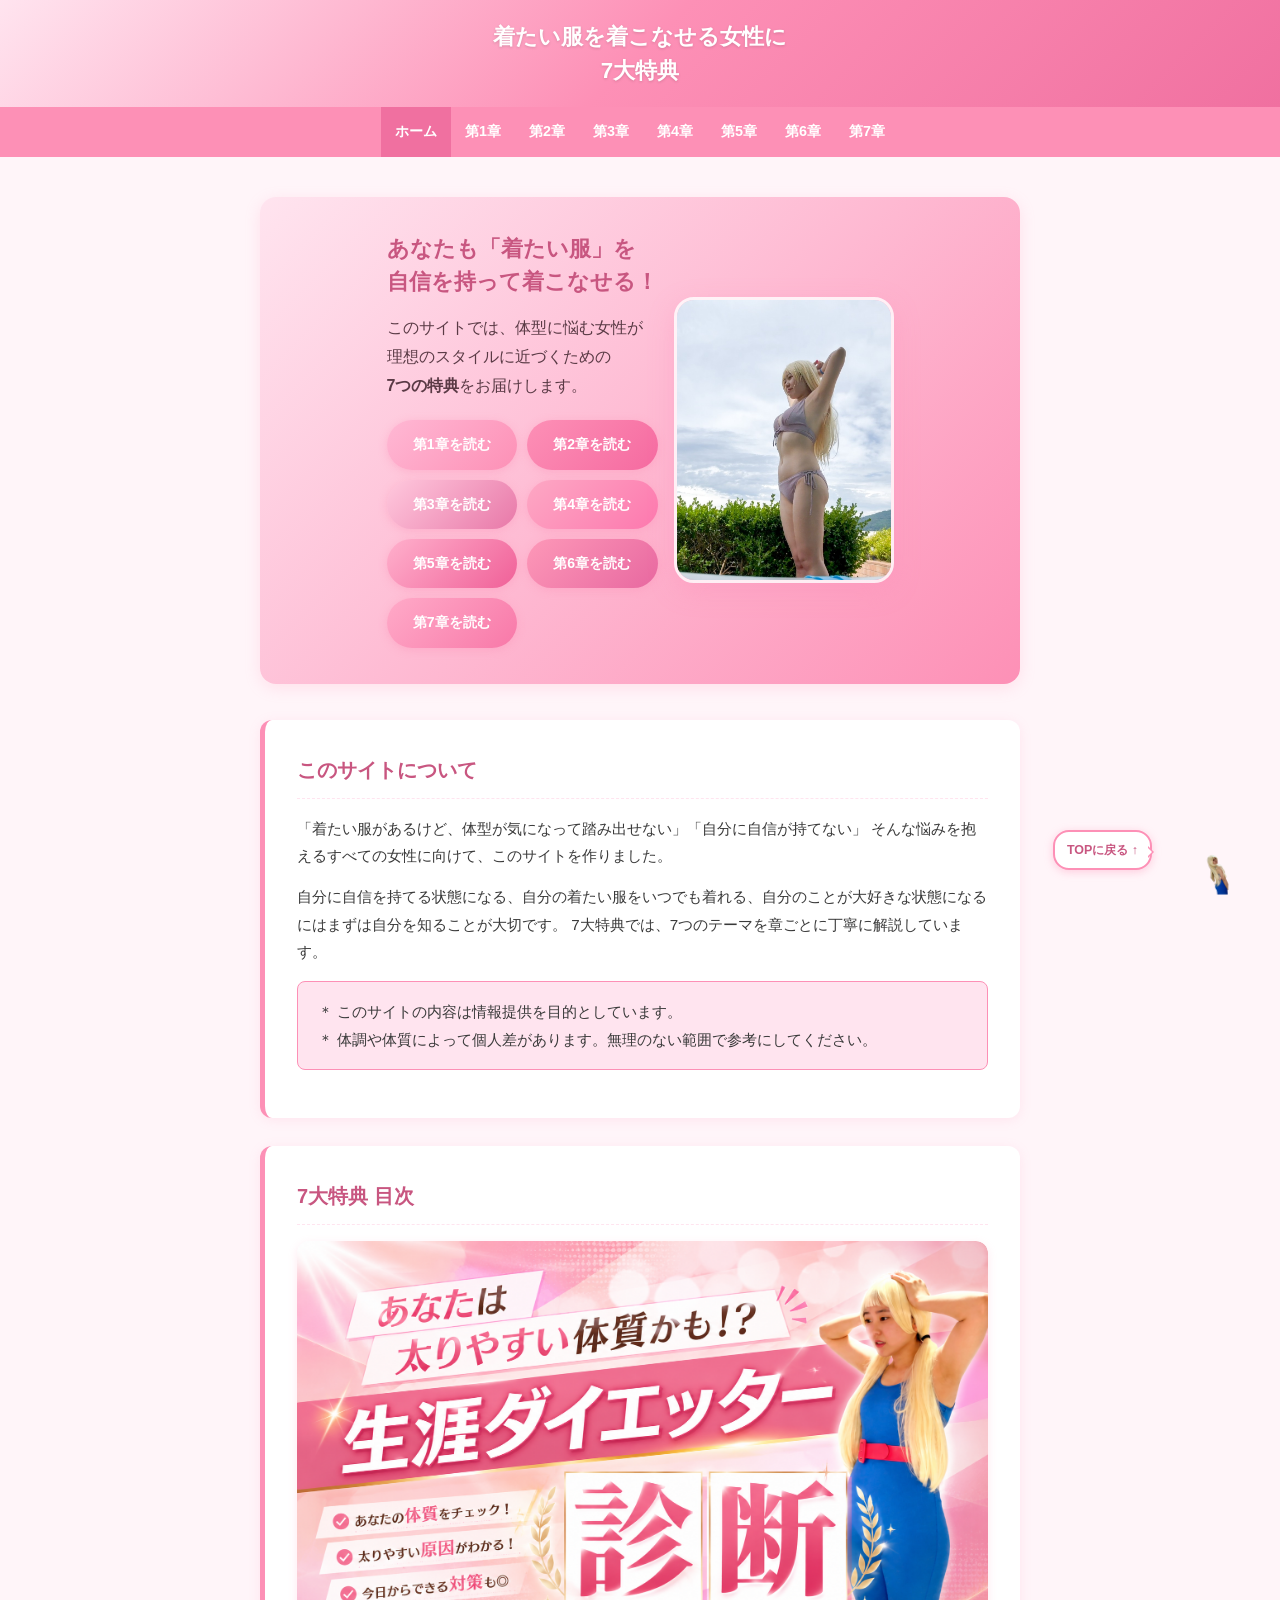
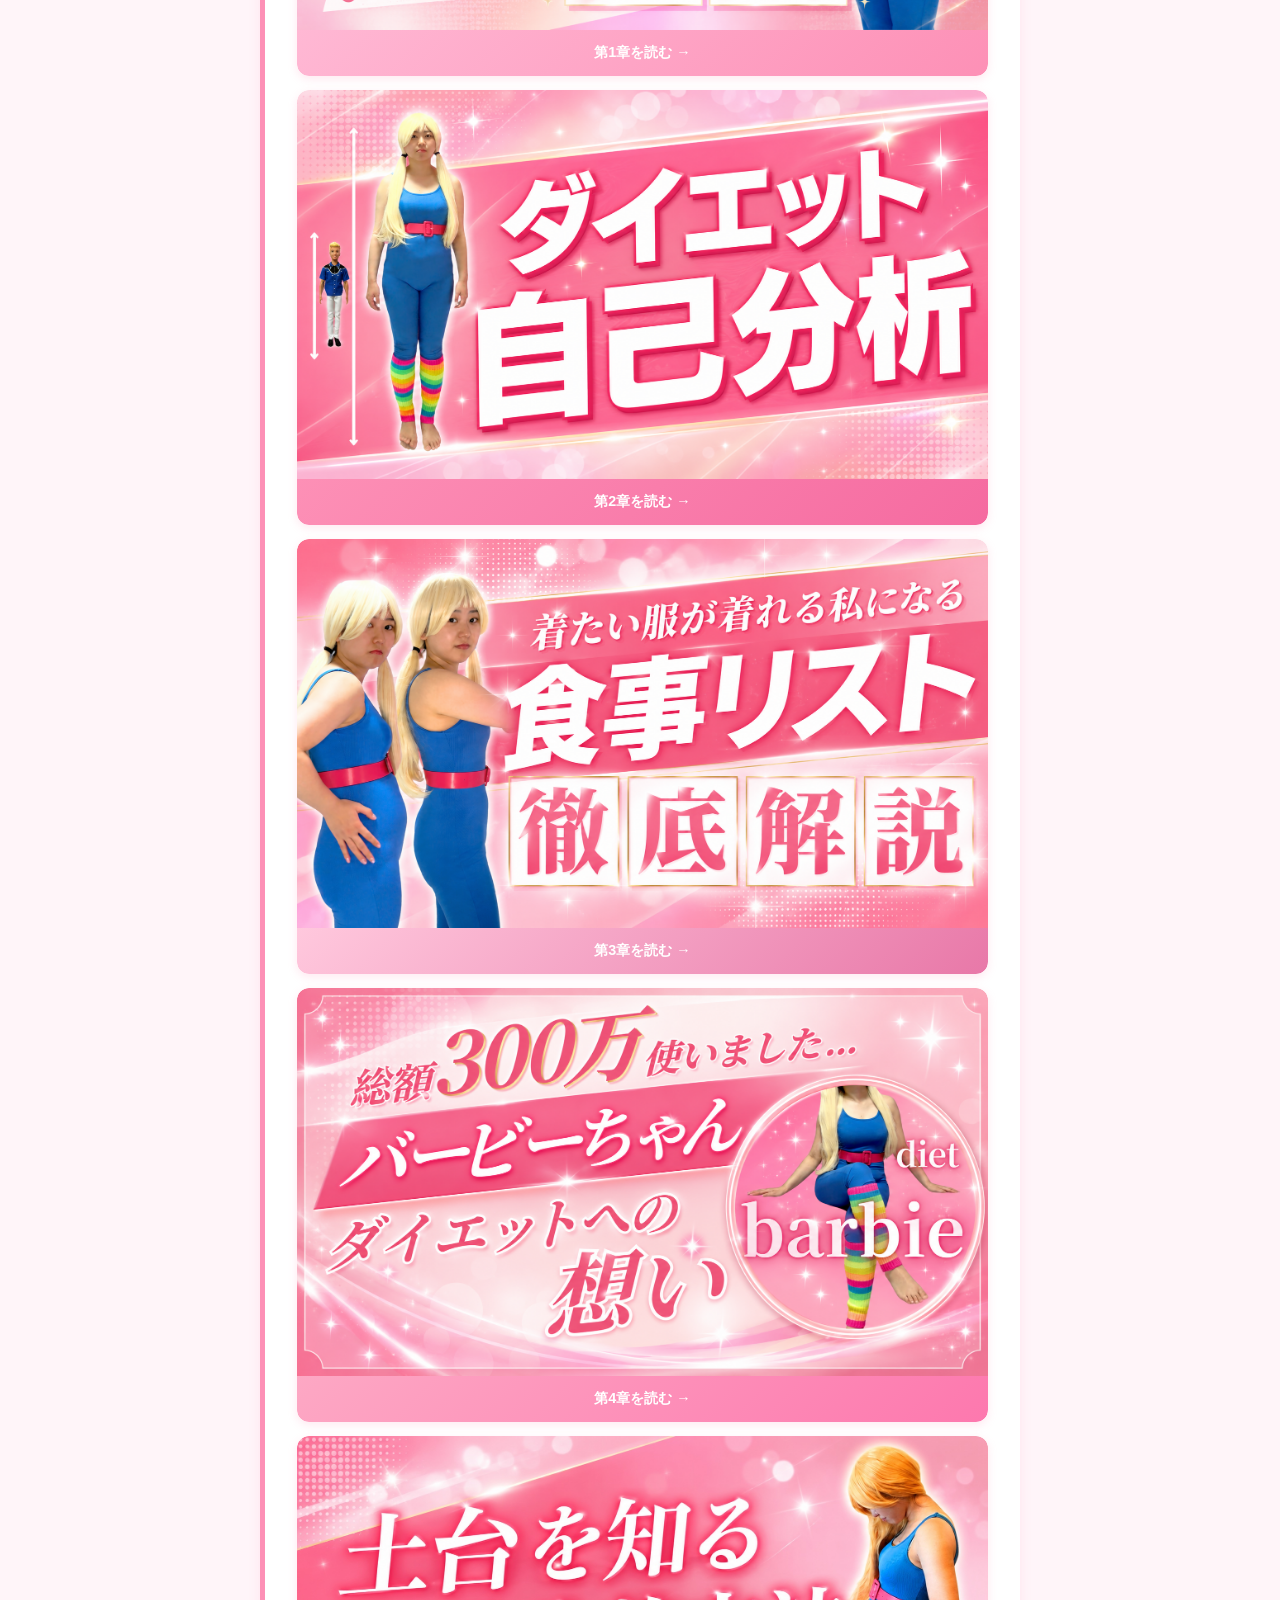
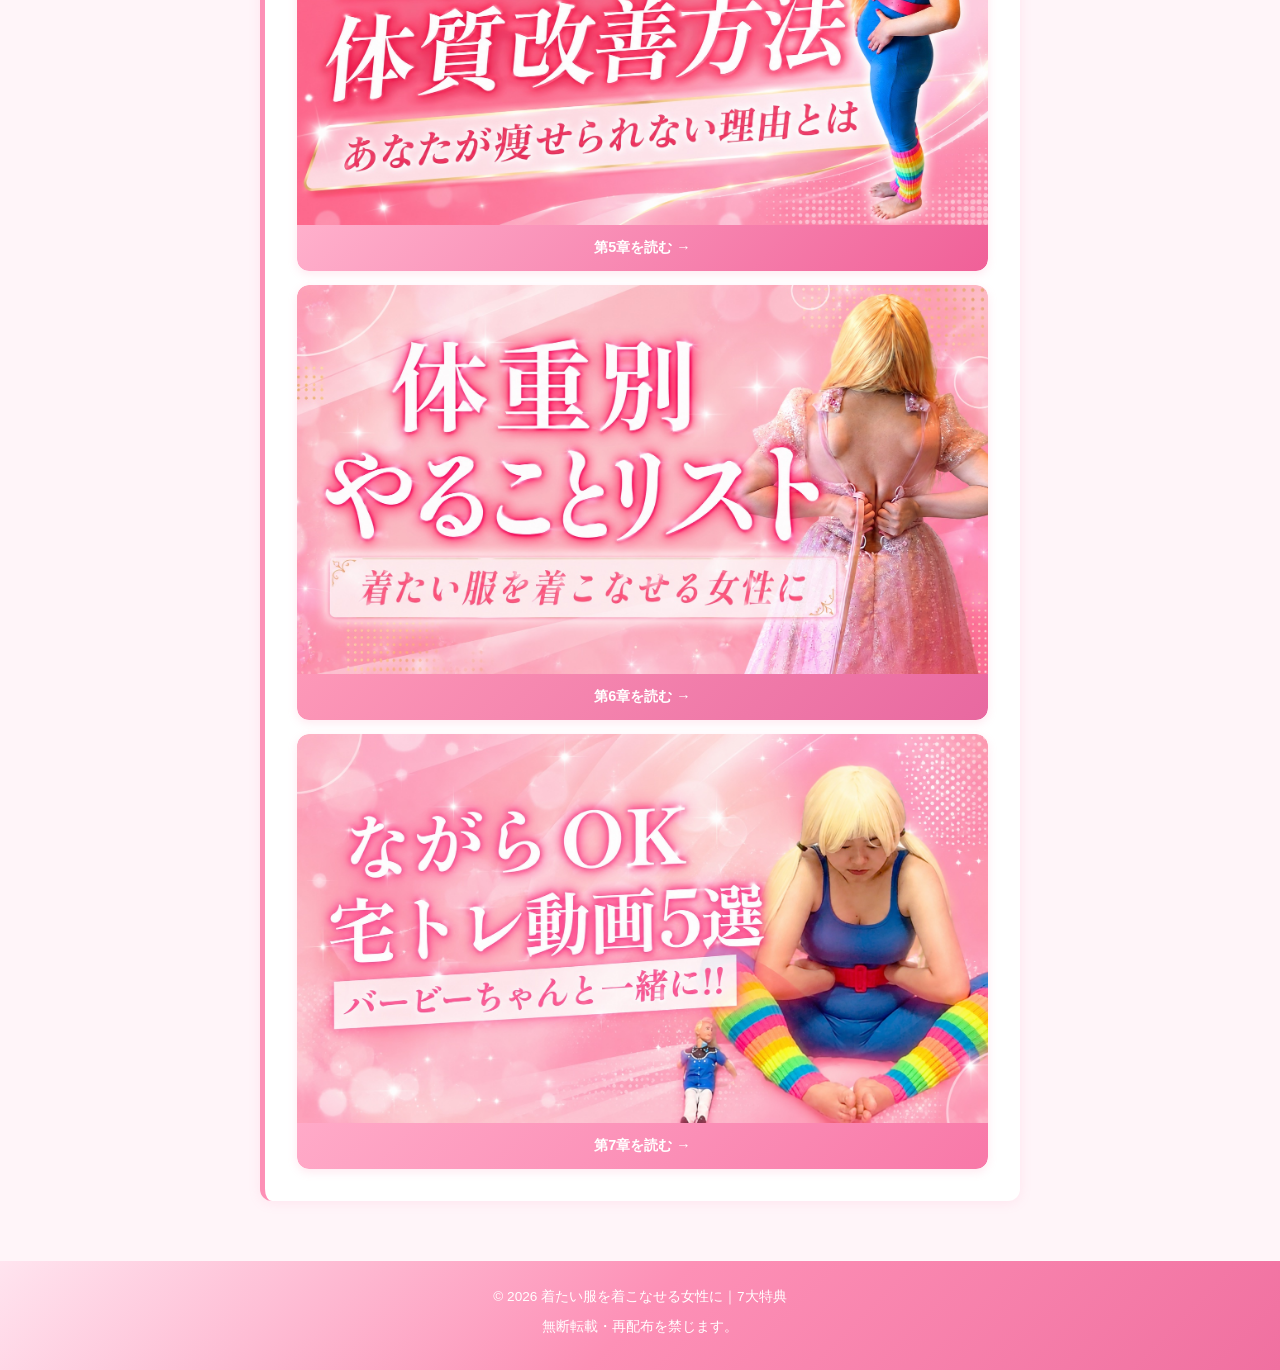
<file: index.html>
<!DOCTYPE html>
<html lang="ja">
<head>
  <meta charset="UTF-8">
  <meta name="viewport" content="width=device-width, initial-scale=1.0">
  <title>着たい服を着こなせる女性に｜7大特典</title>
  <link rel="stylesheet" href="style.css">
</head>
<body id="top">

<header>
  <h1>着たい服を着こなせる女性に<br>7大特典</h1>
</header>

<nav>
  <ul>
    <li><a href="index.html" class="active">ホーム</a></li>
    <li><a href="chapter1.html">第1章</a></li>
    <li><a href="chapter2.html">第2章</a></li>
    <li><a href="chapter3.html">第3章</a></li>
    <li><a href="chapter4.html">第4章</a></li>
    <li><a href="chapter5.html">第5章</a></li>
    <li><a href="chapter6.html">第6章</a></li>
    <li><a href="chapter7.html">第7章</a></li>
  </ul>
</nav>

<main>

  <div class="hero">
    <div class="hero-body">
      <h2>あなたも「着たい服」を<br>自信を持って着こなせる！</h2>
      <p>
        このサイトでは、体型に悩む女性が<br>
        理想のスタイルに近づくための<br>
        <strong>7つの特典</strong>をお届けします。
      </p>
      <div class="chapter-links">
        <a href="chapter1.html" class="chapter-btn">第1章を読む</a>
        <a href="chapter2.html" class="chapter-btn">第2章を読む</a>
        <a href="chapter3.html" class="chapter-btn">第3章を読む</a>
        <a href="chapter4.html" class="chapter-btn">第4章を読む</a>
        <a href="chapter5.html" class="chapter-btn">第5章を読む</a>
        <a href="chapter6.html" class="chapter-btn">第6章を読む</a>
        <a href="chapter7.html" class="chapter-btn">第7章を読む</a>
      </div>
    </div>
    <div class="hero-photo">
      <img src="images/hero-photo.png" alt="自信を持ってポーズをとる女性">
    </div>
  </div>

  <div class="card">
    <h2>このサイトについて</h2>
    <p>
      「着たい服があるけど、体型が気になって踏み出せない」「自分に自信が持てない」
      そんな悩みを抱えるすべての女性に向けて、このサイトを作りました。
    </p>
    <p>
      自分に自信を持てる状態になる、自分の着たい服をいつでも着れる、自分のことが大好きな状態になるにはまずは自分を知ることが大切です。
      7大特典では、7つのテーマを章ごとに丁寧に解説しています。
    </p>
    <div class="important-box">
      ＊ このサイトの内容は情報提供を目的としています。<br>
      ＊ 体調や体質によって個人差があります。無理のない範囲で参考にしてください。
    </div>
  </div>

  <div class="card">
    <h2>7大特典 目次</h2>
    <div class="toc-banners">
      <a href="chapter1.html" class="toc-banner-link">
        <img src="images/banner1.png" alt="第1章：生涯ダイエッター診断">
        <span>第1章を読む →</span>
      </a>
      <a href="chapter2.html" class="toc-banner-link">
        <img src="images/banner2.png" alt="第2章：ダイエット自己分析">
        <span>第2章を読む →</span>
      </a>
      <a href="chapter3.html" class="toc-banner-link">
        <img src="images/banner4.png" alt="第3章：コンビニの食事選び">
        <span>第3章を読む →</span>
      </a>
      <a href="chapter4.html" class="toc-banner-link">
        <img src="images/banner3.png" alt="第4章：ダイエットへの想い">
        <span>第4章を読む →</span>
      </a>
      <a href="chapter5.html" class="toc-banner-link">
        <img src="images/banner5.png" alt="第5章：あなたが痩せられない本当の理由">
        <span>第5章を読む →</span>
      </a>
      <a href="chapter6.html" class="toc-banner-link">
        <img src="images/banner6.png" alt="第6章：体型別やることリスト">
        <span>第6章を読む →</span>
      </a>
      <a href="chapter7.html" class="toc-banner-link">
        <img src="images/banner7.png" alt="第7章：おすすめ宅トレ動画5選">
        <span>第7章を読む →</span>
      </a>
    </div>
  </div>

</main>

<!-- 右下に固定 -->
<a href="#top" class="deco-fixed-wrap"><span class="balloon">TOPに戻る ↑</span><img src="images/b6.png" alt="" class="deco-fixed"></a>

<footer>
  <p>© 2026 着たい服を着こなせる女性に｜7大特典</p>
  <p>無断転載・再配布を禁じます。</p>
</footer>

</body>
</html>
</file>
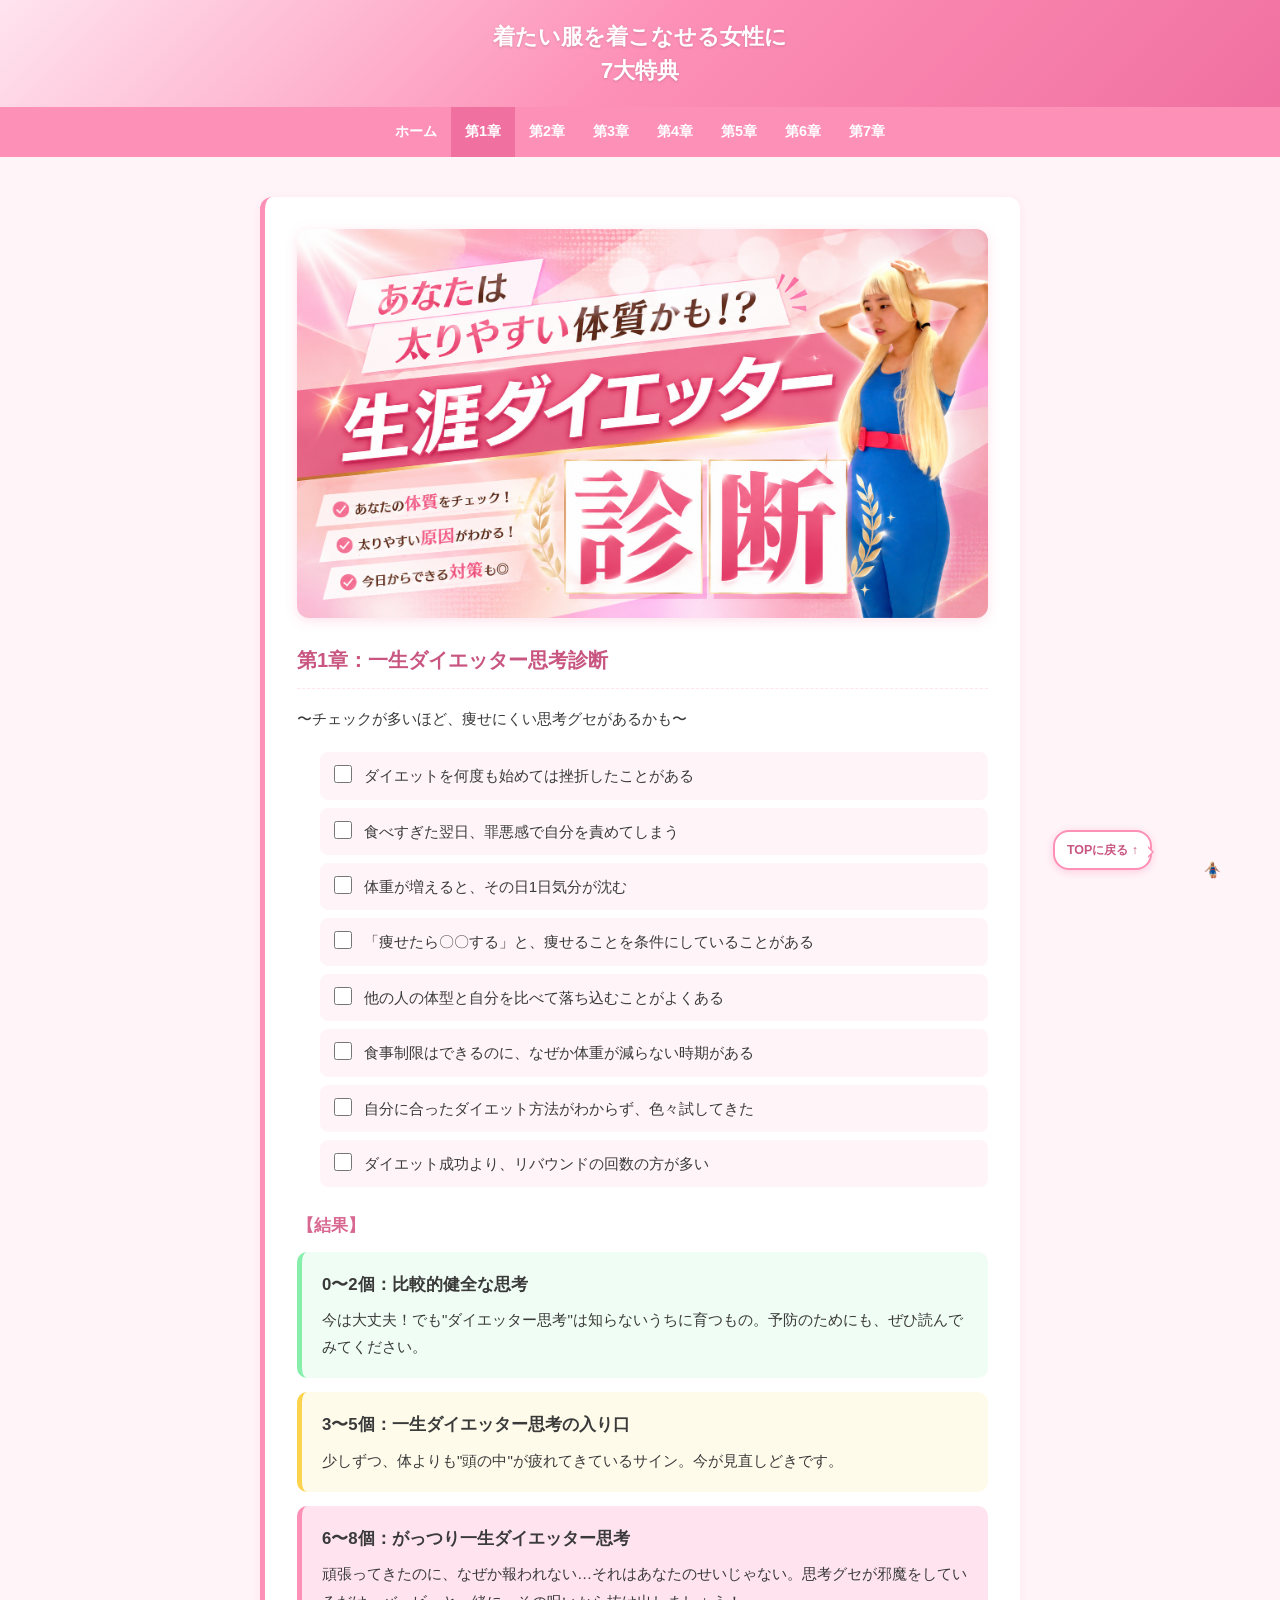
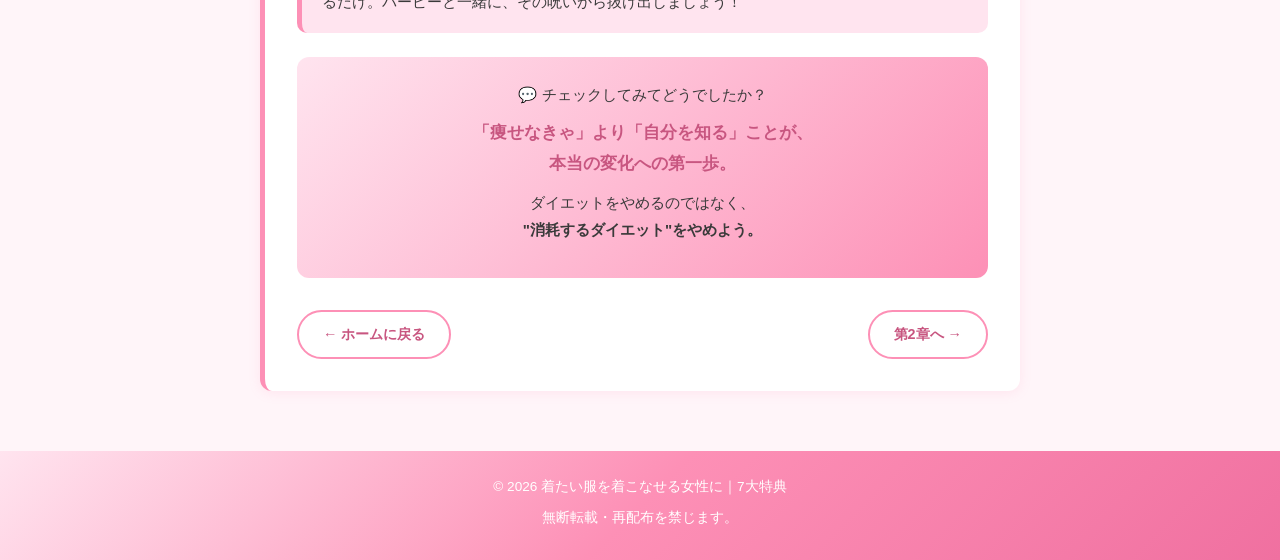
<file: chapter1.html>
<!DOCTYPE html>
<html lang="ja">
<head>
  <meta charset="UTF-8">
  <meta name="viewport" content="width=device-width, initial-scale=1.0">
  <title>第1章：一生ダイエッター思考診断｜7大特典</title>
  <link rel="stylesheet" href="style.css">
  <style>
    .checklist {
      list-style: none;
      padding-left: 0;
    }
    .checklist li {
      display: flex;
      align-items: flex-start;
      gap: 12px;
      padding: 10px 14px;
      margin-bottom: 8px;
      background: #fff5f9;
      border-radius: 8px;
      font-size: 0.95rem;
      cursor: pointer;
      transition: background 0.15s;
    }
    .checklist li:hover {
      background: #ffe4ef;
    }
    .checklist li input[type="checkbox"] {
      margin-top: 3px;
      width: 18px;
      height: 18px;
      accent-color: #fd90b6;
      flex-shrink: 0;
      cursor: pointer;
    }
    .result-box {
      border-radius: 10px;
      padding: 18px 20px;
      margin-bottom: 14px;
      font-size: 0.95rem;
    }
    .result-box .score {
      font-weight: bold;
      font-size: 1.05rem;
      margin-bottom: 6px;
    }
    .result-green {
      background: #f0fdf4;
      border-left: 5px solid #86efac;
    }
    .result-yellow {
      background: #fffbeb;
      border-left: 5px solid #fcd34d;
    }
    .result-pink {
      background: #ffe4ef;
      border-left: 5px solid #fd90b6;
    }
    .closing-box {
      background: linear-gradient(135deg, #ffe4ef, #fd90b6);
      border-radius: 12px;
      padding: 24px;
      text-align: center;
      margin-top: 24px;
    }
    .closing-box p {
      margin-bottom: 10px;
      font-size: 0.95rem;
    }
    .closing-box .big {
      font-size: 1.05rem;
      font-weight: bold;
      color: #c85680;
    }
  </style>
</head>
<body id="top">

<header>
  <h1>着たい服を着こなせる女性に<br>7大特典</h1>
</header>

<nav>
  <ul>
    <li><a href="index.html">ホーム</a></li>
    <li><a href="chapter1.html" class="active">第1章</a></li>
    <li><a href="chapter2.html">第2章</a></li>
    <li><a href="chapter3.html">第3章</a></li>
    <li><a href="chapter4.html">第4章</a></li>
    <li><a href="chapter5.html">第5章</a></li>
    <li><a href="chapter6.html">第6章</a></li>
    <li><a href="chapter7.html">第7章</a></li>
  </ul>
</nav>

<main>

  <div class="card">
    <img src="images/banner1.png" alt="生涯ダイエッター診断" class="chapter-banner">
    <h2>第1章：一生ダイエッター思考診断</h2>
    <p style="margin-bottom: 20px;">
      〜チェックが多いほど、痩せにくい思考グセがあるかも〜
    </p>

    <ul class="checklist" id="checklist">
      <li><input type="checkbox"> ダイエットを何度も始めては挫折したことがある</li>
      <li><input type="checkbox"> 食べすぎた翌日、罪悪感で自分を責めてしまう</li>
      <li><input type="checkbox"> 体重が増えると、その日1日気分が沈む</li>
      <li><input type="checkbox"> 「痩せたら〇〇する」と、痩せることを条件にしていることがある</li>
      <li><input type="checkbox"> 他の人の体型と自分を比べて落ち込むことがよくある</li>
      <li><input type="checkbox"> 食事制限はできるのに、なぜか体重が減らない時期がある</li>
      <li><input type="checkbox"> 自分に合ったダイエット方法がわからず、色々試してきた</li>
      <li><input type="checkbox"> ダイエット成功より、リバウンドの回数の方が多い</li>
    </ul>

    <p id="count-display" style="text-align:center; font-weight:bold; color:#c85680; margin: 20px 0 24px; font-size:1.05rem;"></p>

    <h3>【結果】</h3>

    <div class="result-box result-green">
      <div class="score">0〜2個：比較的健全な思考</div>
      今は大丈夫！でも"ダイエッター思考"は知らないうちに育つもの。予防のためにも、ぜひ読んでみてください。
    </div>

    <div class="result-box result-yellow">
      <div class="score">3〜5個：一生ダイエッター思考の入り口</div>
      少しずつ、体よりも"頭の中"が疲れてきているサイン。今が見直しどきです。
    </div>

    <div class="result-box result-pink">
      <div class="score">6〜8個：がっつり一生ダイエッター思考</div>
      頑張ってきたのに、なぜか報われない…それはあなたのせいじゃない。思考グセが邪魔をしているだけ。バービーと一緒に、その呪いから抜け出しましょう！
    </div>

    <div class="closing-box">
      <p>💬 チェックしてみてどうでしたか？</p>
      <p class="big">「痩せなきゃ」より「自分を知る」ことが、<br>本当の変化への第一歩。</p>
      <p>ダイエットをやめるのではなく、<br><strong>"消耗するダイエット"をやめよう。</strong></p>
    </div>

    <div class="page-nav" style="margin-top: 32px;">
      <a href="index.html">← ホームに戻る</a>
      <a href="chapter2.html">第2章へ →</a>
    </div>
  </div>

</main>

<a href="#top" class="deco-fixed-wrap"><span class="balloon">TOPに戻る ↑</span><img src="images/b2.png" alt="" class="deco-fixed"></a>

<footer>
  <p>© 2026 着たい服を着こなせる女性に｜7大特典</p>
  <p>無断転載・再配布を禁じます。</p>
</footer>

<script>
  const items = document.querySelectorAll('#checklist input[type="checkbox"]');
  const display = document.getElementById('count-display');

  function updateCount() {
    const checked = [...items].filter(cb => cb.checked).length;
    if (checked === 0) {
      display.textContent = '';
    } else {
      display.textContent = `チェック数：${checked} 個`;
    }
  }

  items.forEach(cb => cb.addEventListener('change', updateCount));

  document.querySelectorAll('#checklist li').forEach(li => {
    li.addEventListener('click', e => {
      if (e.target.tagName !== 'INPUT') {
        const cb = li.querySelector('input');
        cb.checked = !cb.checked;
        updateCount();
      }
    });
  });
</script>

</body>
</html>
</file>
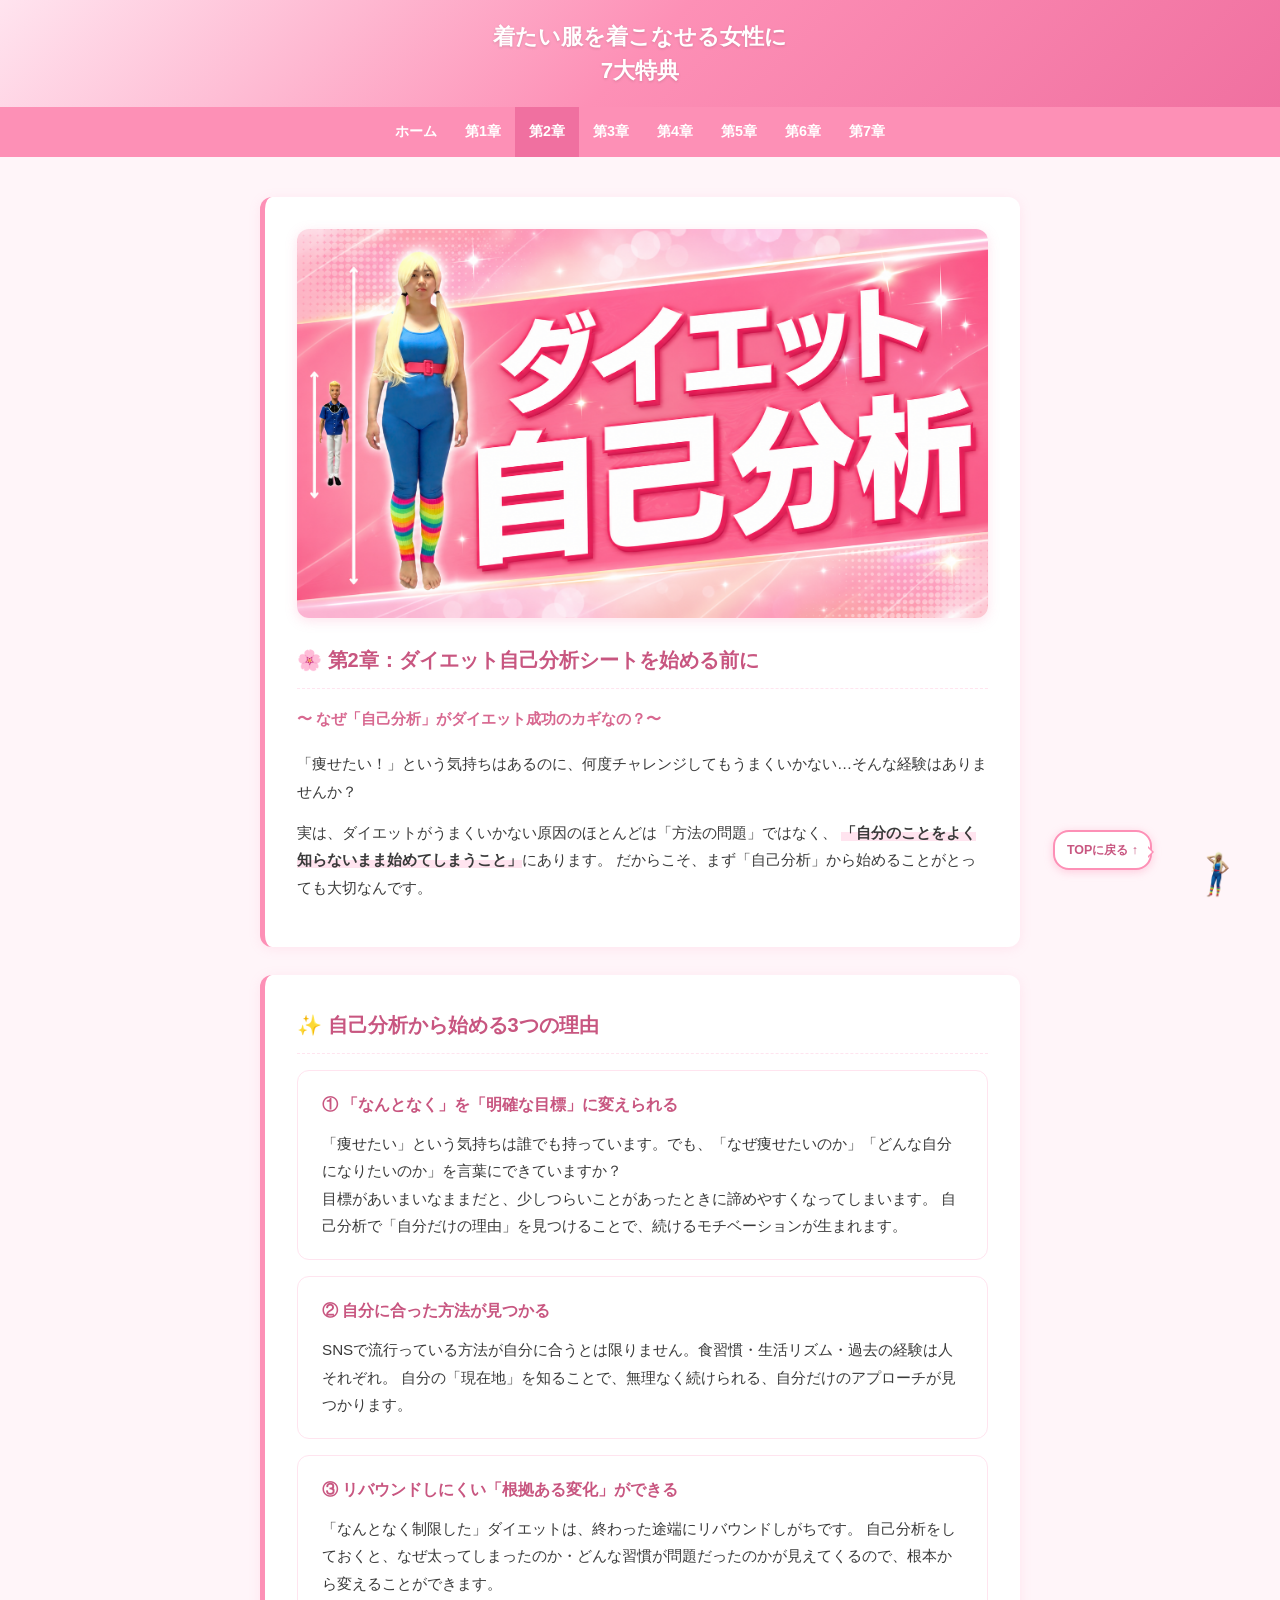
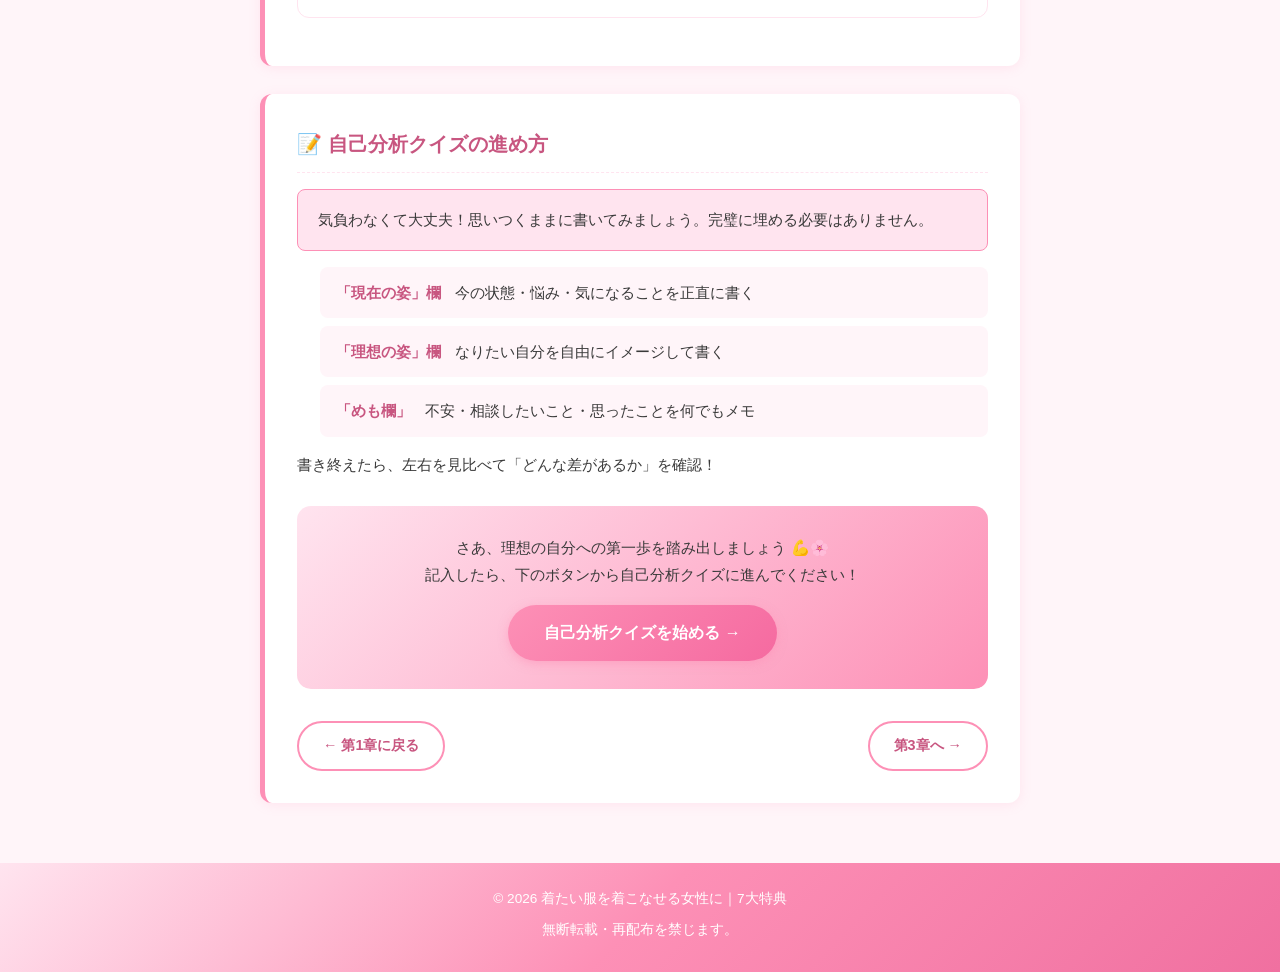
<file: chapter2.html>
<!DOCTYPE html>
<html lang="ja">
<head>
  <meta charset="UTF-8">
  <meta name="viewport" content="width=device-width, initial-scale=1.0">
  <title>第2章：ダイエット自己分析シート｜7大特典</title>
  <link rel="stylesheet" href="style.css">
  <style>
    .reason-box {
      background: #fff;
      border: 1px solid #ffe4ef;
      border-radius: 12px;
      padding: 20px 24px;
      margin-bottom: 16px;
    }
    .reason-box .reason-title {
      font-size: 1.0rem;
      font-weight: bold;
      color: #c85680;
      margin-bottom: 10px;
    }
    .reason-box p {
      font-size: 0.95rem;
      margin: 0;
    }
    .step-list {
      list-style: none;
      padding: 0;
    }
    .step-list li {
      display: flex;
      gap: 14px;
      align-items: flex-start;
      padding: 12px 16px;
      background: #fff5f9;
      border-radius: 8px;
      margin-bottom: 10px;
      font-size: 0.95rem;
    }
    .step-list li .label {
      font-weight: bold;
      color: #c85680;
      white-space: nowrap;
      flex-shrink: 0;
    }
    .cta-box {
      background: linear-gradient(135deg, #ffe4ef, #fd90b6);
      border-radius: 14px;
      padding: 28px 24px;
      text-align: center;
      margin-top: 28px;
    }
    .cta-box p {
      font-size: 0.95rem;
      margin-bottom: 16px;
    }
    .cta-btn {
      display: inline-block;
      background: linear-gradient(135deg, #fd90b6, #f56aa0);
      color: #fff;
      padding: 14px 36px;
      border-radius: 30px;
      text-decoration: none;
      font-weight: bold;
      font-size: 1rem;
      box-shadow: 0 3px 10px rgba(253, 144, 182, 0.5);
      transition: filter 0.2s, transform 0.1s;
    }
    .cta-btn:hover {
      filter: brightness(0.94);
      transform: translateY(-2px);
    }
  </style>
</head>
<body id="top">

<header>
  <h1>着たい服を着こなせる女性に<br>7大特典</h1>
</header>

<nav>
  <ul>
    <li><a href="index.html">ホーム</a></li>
    <li><a href="chapter1.html">第1章</a></li>
    <li><a href="chapter2.html" class="active">第2章</a></li>
    <li><a href="chapter3.html">第3章</a></li>
    <li><a href="chapter4.html">第4章</a></li>
    <li><a href="chapter5.html">第5章</a></li>
    <li><a href="chapter6.html">第6章</a></li>
    <li><a href="chapter7.html">第7章</a></li>
  </ul>
</nav>

<main>

  <div class="card">
    <img src="images/banner2.png" alt="ダイエット自己分析" class="chapter-banner">
    <h2>🌸 第2章：ダイエット自己分析シートを始める前に</h2>
    <p style="color:#d86890; font-weight:bold; margin-bottom:18px;">
      〜 なぜ「自己分析」がダイエット成功のカギなの？〜
    </p>
    <p>
      「痩せたい！」という気持ちはあるのに、何度チャレンジしてもうまくいかない…そんな経験はありませんか？
    </p>
    <p>
      実は、ダイエットがうまくいかない原因のほとんどは「方法の問題」ではなく、
      <span class="highlight">「自分のことをよく知らないまま始めてしまうこと」</span>にあります。
      だからこそ、まず「自己分析」から始めることがとっても大切なんです。
    </p>
  </div>

  <div class="card">
    <h2>✨ 自己分析から始める3つの理由</h2>

    <div class="reason-box">
      <div class="reason-title">① 「なんとなく」を「明確な目標」に変えられる</div>
      <p>
        「痩せたい」という気持ちは誰でも持っています。でも、「なぜ痩せたいのか」「どんな自分になりたいのか」を言葉にできていますか？<br>
        目標があいまいなままだと、少しつらいことがあったときに諦めやすくなってしまいます。
        自己分析で「自分だけの理由」を見つけることで、続けるモチベーションが生まれます。
      </p>
    </div>

    <div class="reason-box">
      <div class="reason-title">② 自分に合った方法が見つかる</div>
      <p>
        SNSで流行っている方法が自分に合うとは限りません。食習慣・生活リズム・過去の経験は人それぞれ。
        自分の「現在地」を知ることで、無理なく続けられる、自分だけのアプローチが見つかります。
      </p>
    </div>

    <div class="reason-box">
      <div class="reason-title">③ リバウンドしにくい「根拠ある変化」ができる</div>
      <p>
        「なんとなく制限した」ダイエットは、終わった途端にリバウンドしがちです。
        自己分析をしておくと、なぜ太ってしまったのか・どんな習慣が問題だったのかが見えてくるので、根本から変えることができます。
      </p>
    </div>
  </div>

  <div class="card">
    <h2>📝 自己分析クイズの進め方</h2>
    <div class="important-box">
      気負わなくて大丈夫！思いつくままに書いてみましょう。完璧に埋める必要はありません。
    </div>

    <ul class="step-list">
      <li>
        <span class="label">「現在の姿」欄</span>
        <span>今の状態・悩み・気になることを正直に書く</span>
      </li>
      <li>
        <span class="label">「理想の姿」欄</span>
        <span>なりたい自分を自由にイメージして書く</span>
      </li>
      <li>
        <span class="label">「めも欄」</span>
        <span>不安・相談したいこと・思ったことを何でもメモ</span>
      </li>
    </ul>
    <p style="margin-top: 12px;">
      書き終えたら、左右を見比べて「どんな差があるか」を確認！
    </p>

    <div class="cta-box">
      <p>さあ、理想の自分への第一歩を踏み出しましょう 💪🌸<br>
      記入したら、下のボタンから自己分析クイズに進んでください！</p>
      <a href="https://codepen.io/barbiechan/full/PwbyOMp" target="_blank" class="cta-btn">
        自己分析クイズを始める →
      </a>
    </div>

    <div class="page-nav" style="margin-top: 32px;">
      <a href="chapter1.html">← 第1章に戻る</a>
      <a href="chapter3.html">第3章へ →</a>
    </div>
  </div>

</main>

<a href="#top" class="deco-fixed-wrap"><span class="balloon">TOPに戻る ↑</span><img src="images/b4.png" alt="" class="deco-fixed"></a>

<footer>
  <p>© 2026 着たい服を着こなせる女性に｜7大特典</p>
  <p>無断転載・再配布を禁じます。</p>
</footer>

</body>
</html>
</file>
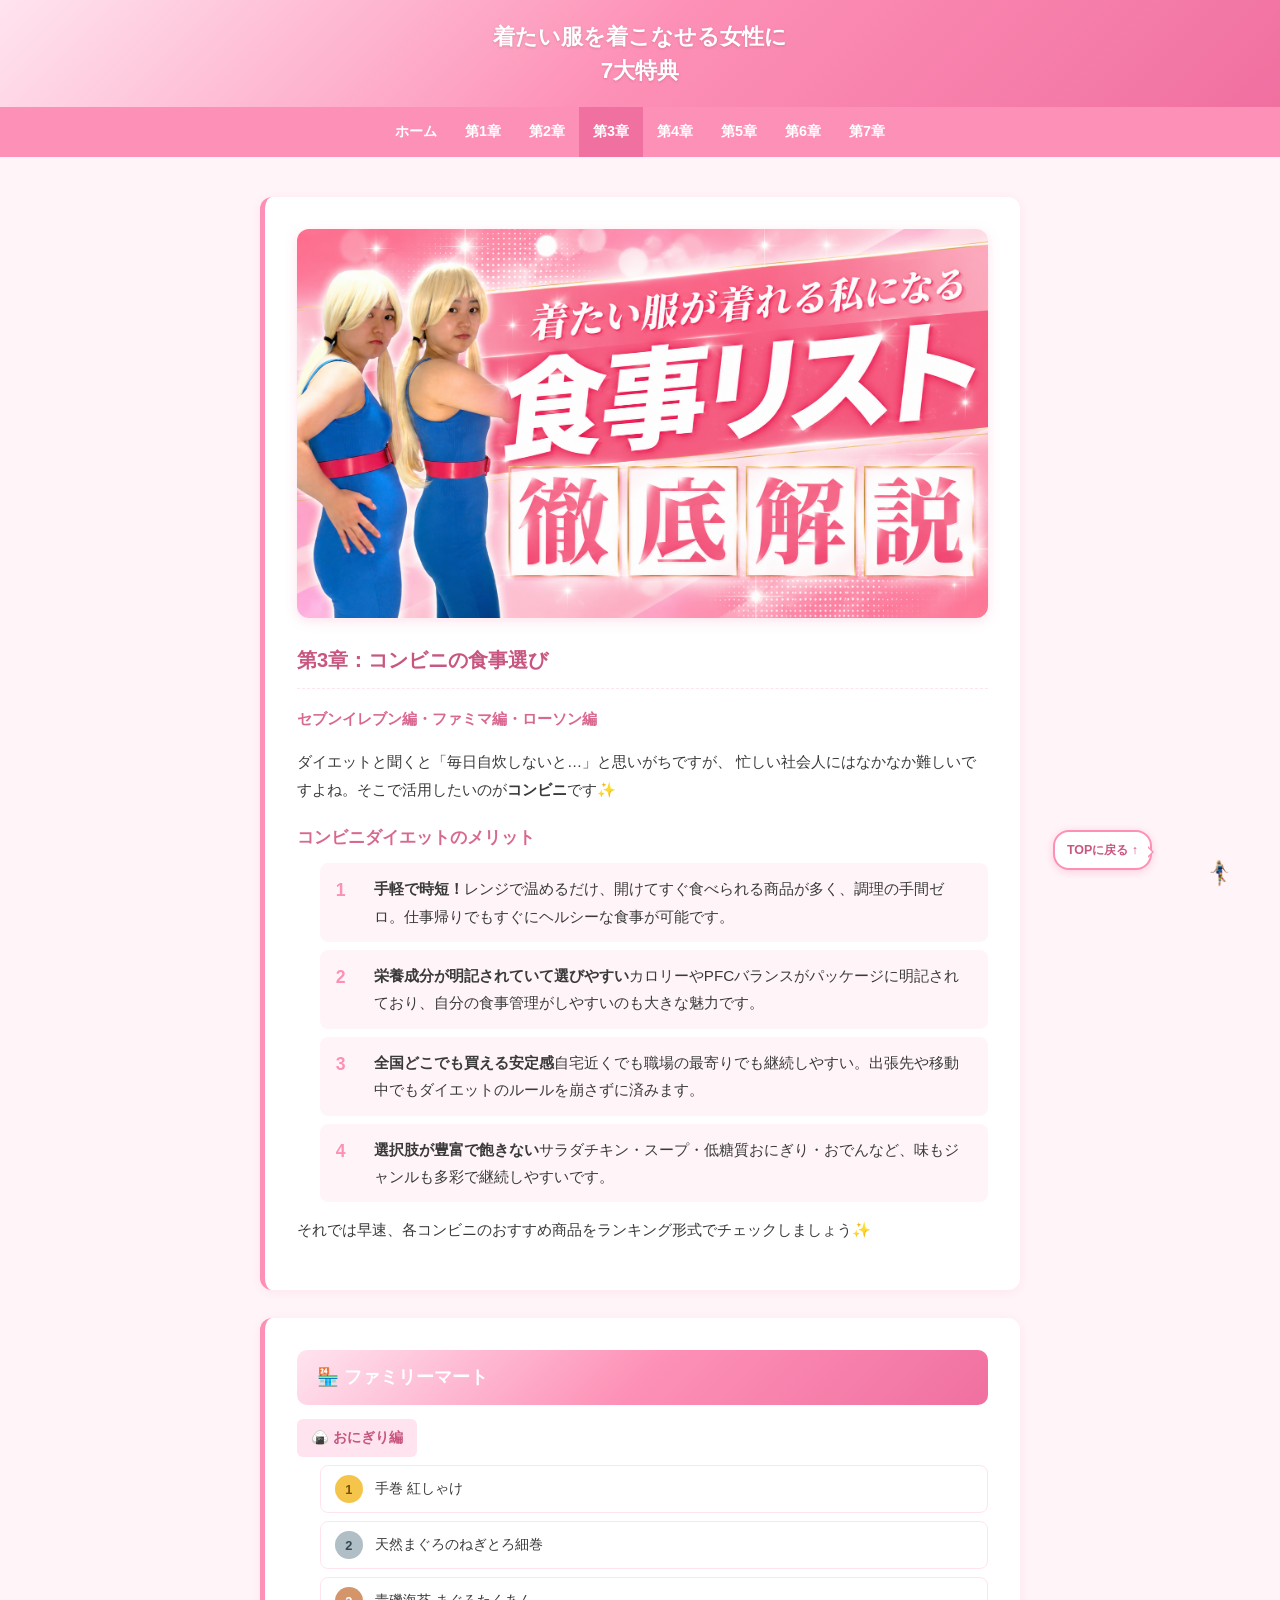
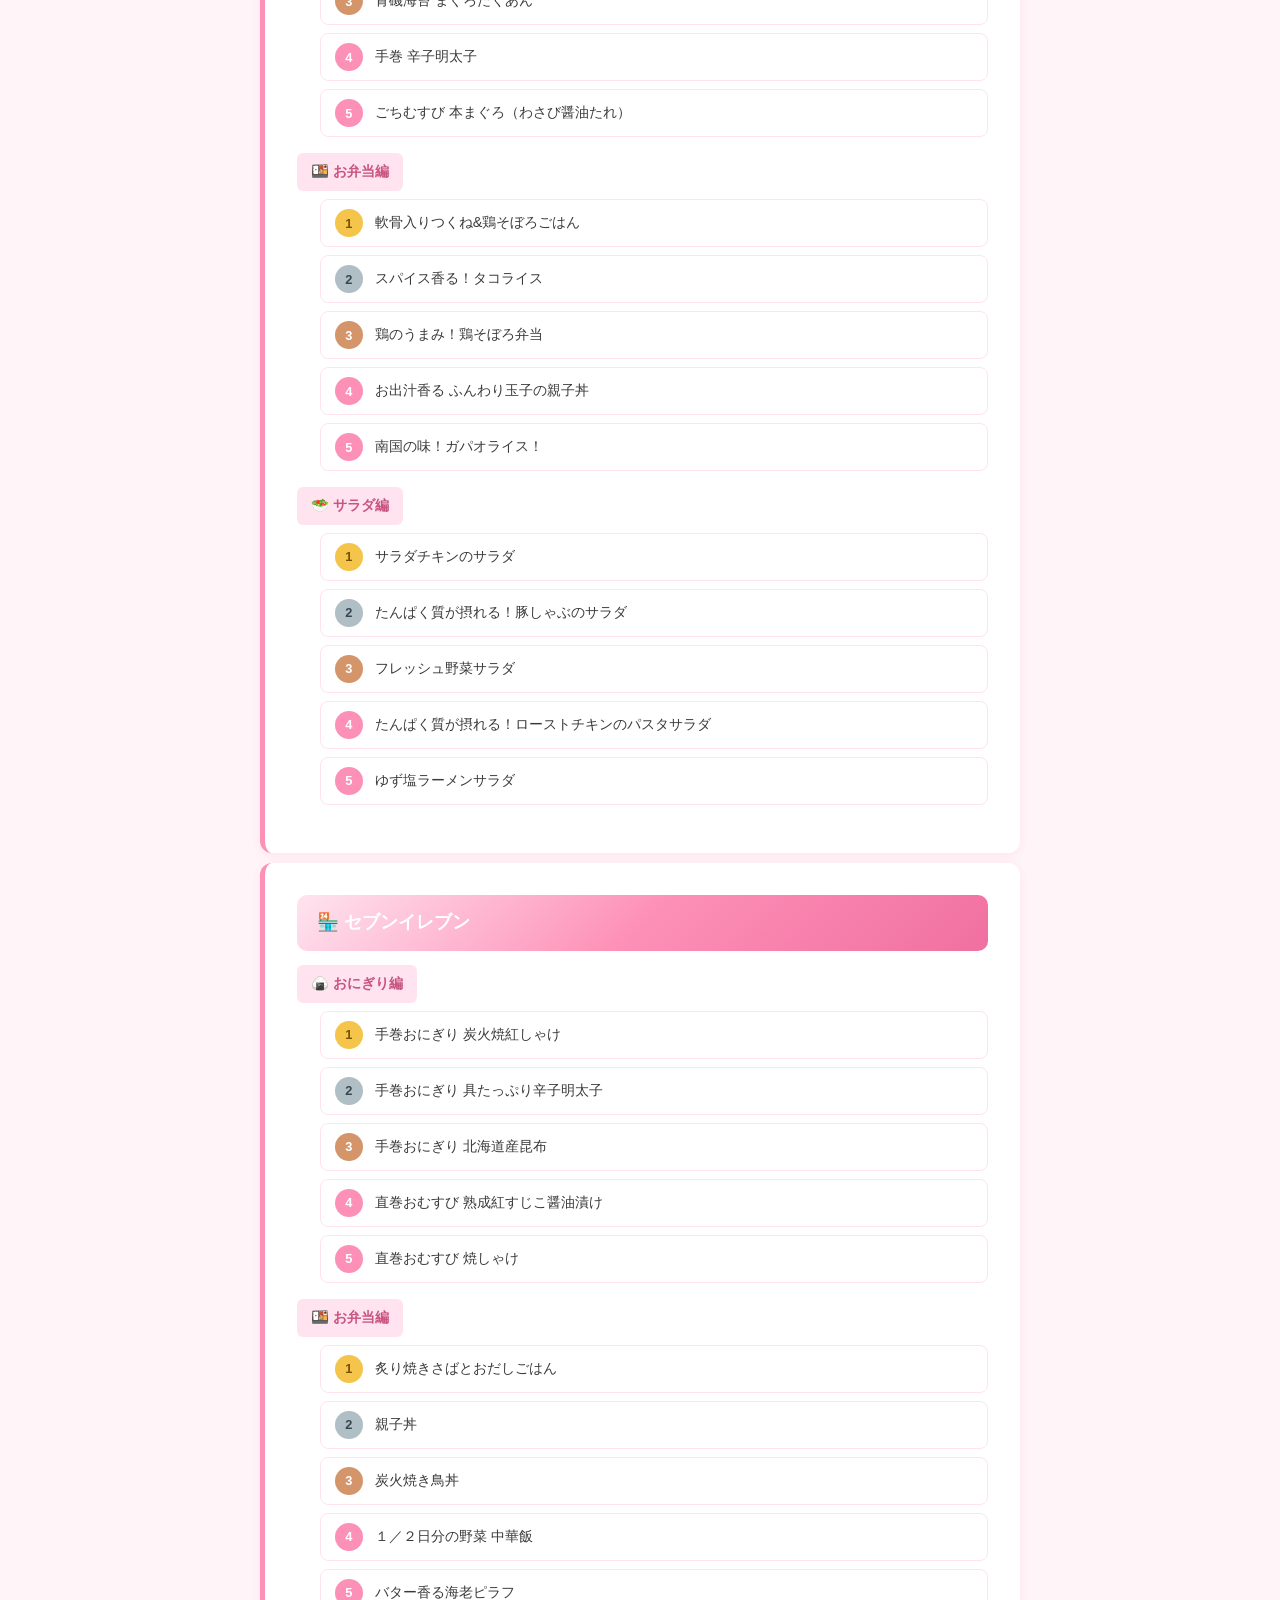
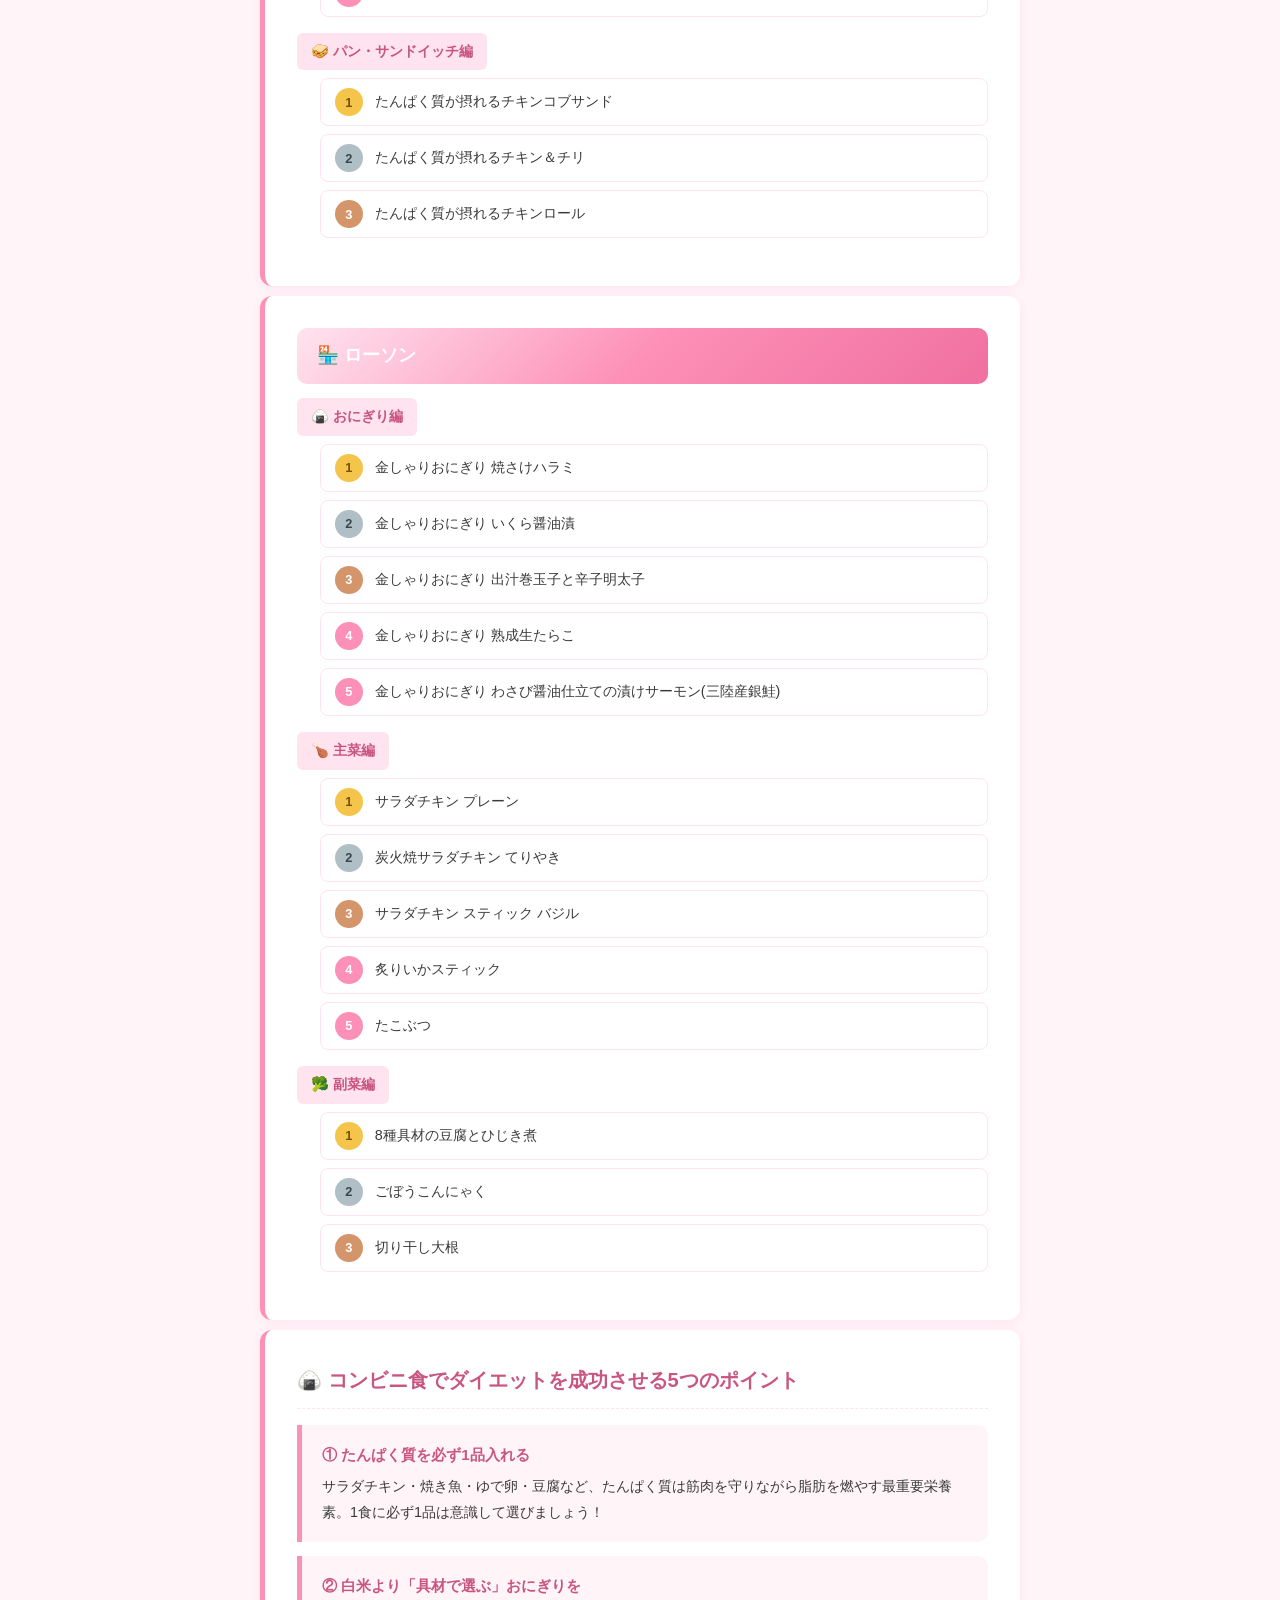
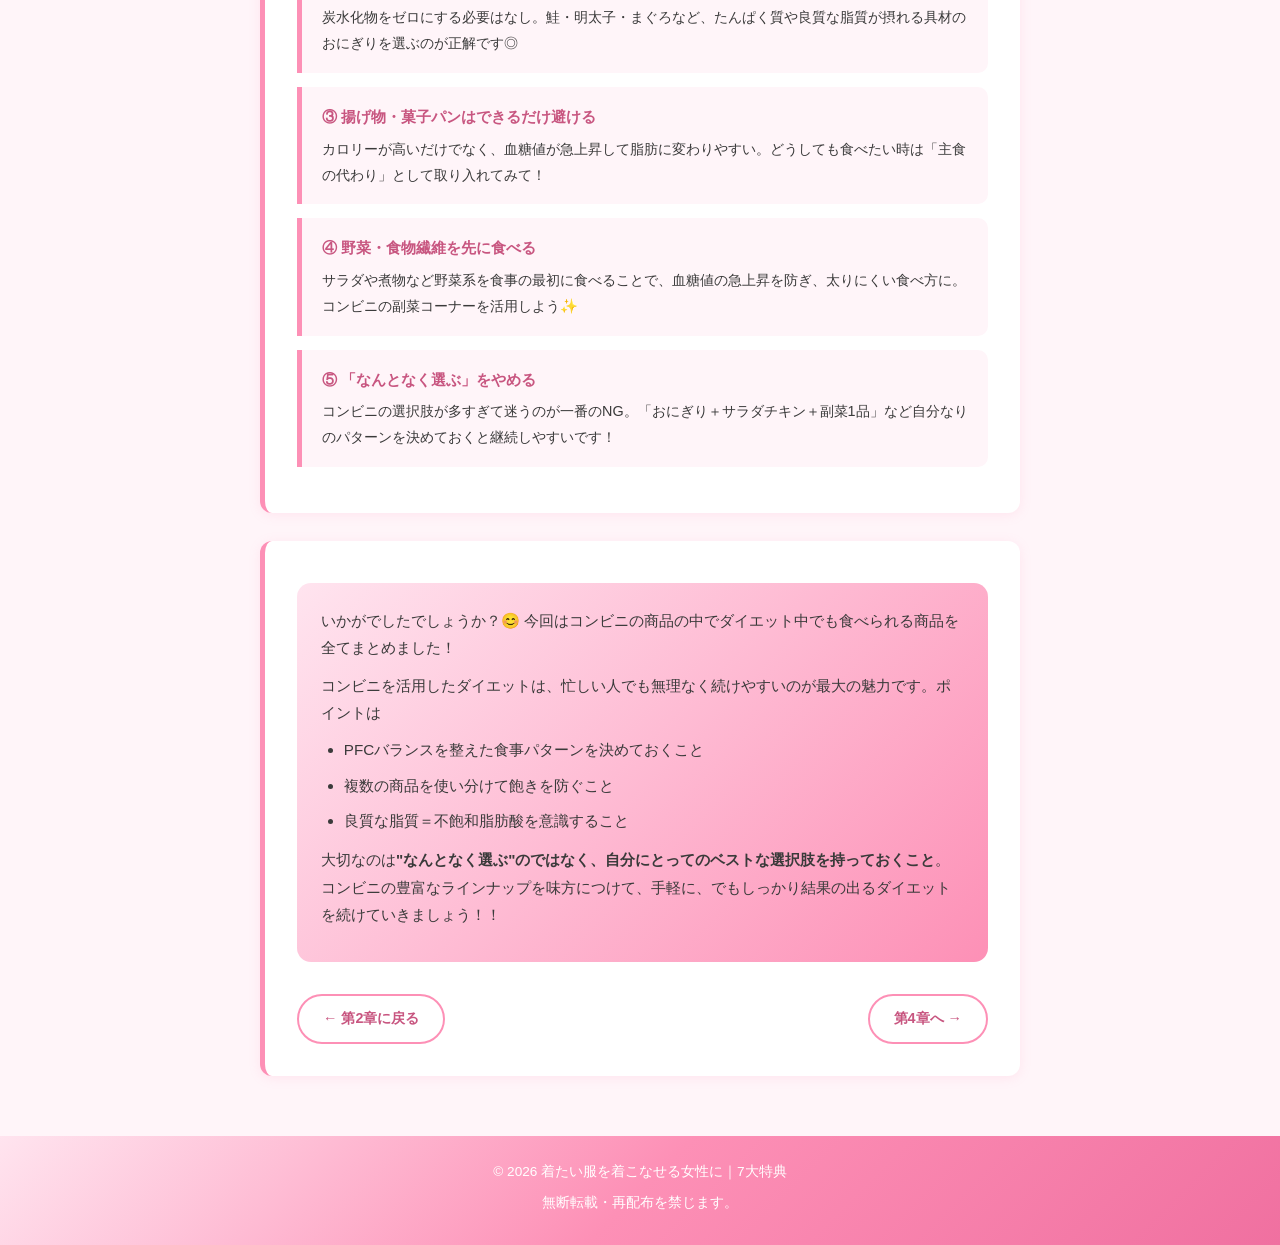
<file: chapter3.html>
<!DOCTYPE html>
<html lang="ja">
<head>
  <meta charset="UTF-8">
  <meta name="viewport" content="width=device-width, initial-scale=1.0">
  <title>第3章：コンビニの食事選び｜7大特典</title>
  <link rel="stylesheet" href="style.css">
  <style>
    .merit-list {
      list-style: none;
      padding: 0;
    }
    .merit-list li {
      display: flex;
      gap: 14px;
      align-items: flex-start;
      padding: 12px 16px;
      background: #fff5f9;
      border-radius: 8px;
      margin-bottom: 10px;
      font-size: 0.95rem;
    }
    .merit-list li .num {
      font-weight: bold;
      color: #fd90b6;
      font-size: 1.1rem;
      flex-shrink: 0;
      width: 24px;
    }

    /* コンビニセクション */
    .store-section {
      margin-bottom: 10px;
    }
    .store-header {
      display: flex;
      align-items: center;
      gap: 10px;
      background: linear-gradient(135deg, #ffe4ef, #fd90b6, #f070a0);
      color: #fff;
      padding: 12px 20px;
      border-radius: 10px;
      font-size: 1.1rem;
      font-weight: bold;
      margin-bottom: 14px;
      cursor: pointer;
    }
    .category-block {
      margin-bottom: 16px;
    }
    .category-title {
      font-size: 0.9rem;
      font-weight: bold;
      color: #c85680;
      background: #ffe4ef;
      padding: 6px 14px;
      border-radius: 6px;
      margin-bottom: 8px;
      display: inline-block;
    }
    .ranking-list {
      list-style: none;
      padding: 0;
    }
    .ranking-list li {
      display: flex;
      align-items: center;
      gap: 12px;
      padding: 9px 14px;
      background: #fff;
      border: 1px solid #ffe4ef;
      border-radius: 8px;
      margin-bottom: 6px;
      font-size: 0.9rem;
    }
    .rank-badge {
      background: #fd90b6;
      color: #fff;
      font-weight: bold;
      font-size: 0.8rem;
      width: 28px;
      height: 28px;
      border-radius: 50%;
      display: flex;
      align-items: center;
      justify-content: center;
      flex-shrink: 0;
    }
    .rank-badge.gold   { background: #f5c44a; color: #7a5000; }
    .rank-badge.silver { background: #b0bec5; color: #37474f; }
    .rank-badge.bronze { background: #d4956a; color: #fff; }

    /* ポイントセクション */
    .point-box {
      background: #fff5f9;
      border-left: 5px solid #fd90b6;
      border-radius: 0 10px 10px 0;
      padding: 16px 20px;
      margin-bottom: 14px;
    }
    .point-box .point-title {
      font-weight: bold;
      color: #c85680;
      margin-bottom: 6px;
      font-size: 0.95rem;
    }
    .point-box p {
      font-size: 0.9rem;
      margin: 0;
    }

    .closing-box {
      background: linear-gradient(135deg, #ffe4ef, #fd90b6);
      border-radius: 14px;
      padding: 24px;
      margin-top: 10px;
      font-size: 0.95rem;
    }
    .closing-box p {
      margin-bottom: 10px;
    }
  </style>
</head>
<body id="top">

<header>
  <h1>着たい服を着こなせる女性に<br>7大特典</h1>
</header>

<nav>
  <ul>
    <li><a href="index.html">ホーム</a></li>
    <li><a href="chapter1.html">第1章</a></li>
    <li><a href="chapter2.html">第2章</a></li>
    <li><a href="chapter3.html" class="active">第3章</a></li>
    <li><a href="chapter4.html">第4章</a></li>
    <li><a href="chapter5.html">第5章</a></li>
    <li><a href="chapter6.html">第6章</a></li>
    <li><a href="chapter7.html">第7章</a></li>
  </ul>
</nav>

<main>

  <!-- イントロ -->
  <div class="card">
    <img src="images/banner4.png" alt="コンビニの食事選び" class="chapter-banner">
    <h2>第3章：コンビニの食事選び</h2>
    <p style="color:#d86890; font-weight:bold; margin-bottom:16px;">
      セブンイレブン編・ファミマ編・ローソン編
    </p>
    <p>
      ダイエットと聞くと「毎日自炊しないと…」と思いがちですが、
      忙しい社会人にはなかなか難しいですよね。そこで活用したいのが<strong>コンビニ</strong>です✨
    </p>

    <h3 style="margin-top:20px;">コンビニダイエットのメリット</h3>
    <ul class="merit-list">
      <li><span class="num">1</span><span><strong>手軽で時短！</strong>レンジで温めるだけ、開けてすぐ食べられる商品が多く、調理の手間ゼロ。仕事帰りでもすぐにヘルシーな食事が可能です。</span></li>
      <li><span class="num">2</span><span><strong>栄養成分が明記されていて選びやすい</strong>カロリーやPFCバランスがパッケージに明記されており、自分の食事管理がしやすいのも大きな魅力です。</span></li>
      <li><span class="num">3</span><span><strong>全国どこでも買える安定感</strong>自宅近くでも職場の最寄りでも継続しやすい。出張先や移動中でもダイエットのルールを崩さずに済みます。</span></li>
      <li><span class="num">4</span><span><strong>選択肢が豊富で飽きない</strong>サラダチキン・スープ・低糖質おにぎり・おでんなど、味もジャンルも多彩で継続しやすいです。</span></li>
    </ul>
    <p style="margin-top:14px;">それでは早速、各コンビニのおすすめ商品をランキング形式でチェックしましょう✨</p>
  </div>

  <!-- ファミリーマート -->
  <div class="card store-section">
    <div class="store-header">🏪 ファミリーマート</div>

    <div class="category-block">
      <div class="category-title">🍙 おにぎり編</div>
      <ul class="ranking-list">
        <li><span class="rank-badge gold">1</span>手巻 紅しゃけ</li>
        <li><span class="rank-badge silver">2</span>天然まぐろのねぎとろ細巻</li>
        <li><span class="rank-badge bronze">3</span>青磯海苔 まぐろたくあん</li>
        <li><span class="rank-badge">4</span>手巻 辛子明太子</li>
        <li><span class="rank-badge">5</span>ごちむすび 本まぐろ（わさび醤油たれ）</li>
      </ul>
    </div>

    <div class="category-block">
      <div class="category-title">🍱 お弁当編</div>
      <ul class="ranking-list">
        <li><span class="rank-badge gold">1</span>軟骨入りつくね&鶏そぼろごはん</li>
        <li><span class="rank-badge silver">2</span>スパイス香る！タコライス</li>
        <li><span class="rank-badge bronze">3</span>鶏のうまみ！鶏そぼろ弁当</li>
        <li><span class="rank-badge">4</span>お出汁香る ふんわり玉子の親子丼</li>
        <li><span class="rank-badge">5</span>南国の味！ガパオライス！</li>
      </ul>
    </div>

    <div class="category-block">
      <div class="category-title">🥗 サラダ編</div>
      <ul class="ranking-list">
        <li><span class="rank-badge gold">1</span>サラダチキンのサラダ</li>
        <li><span class="rank-badge silver">2</span>たんぱく質が摂れる！豚しゃぶのサラダ</li>
        <li><span class="rank-badge bronze">3</span>フレッシュ野菜サラダ</li>
        <li><span class="rank-badge">4</span>たんぱく質が摂れる！ローストチキンのパスタサラダ</li>
        <li><span class="rank-badge">5</span>ゆず塩ラーメンサラダ</li>
      </ul>
    </div>
  </div>

  <!-- セブンイレブン -->
  <div class="card store-section">
    <div class="store-header">🏪 セブンイレブン</div>

    <div class="category-block">
      <div class="category-title">🍙 おにぎり編</div>
      <ul class="ranking-list">
        <li><span class="rank-badge gold">1</span>手巻おにぎり 炭火焼紅しゃけ</li>
        <li><span class="rank-badge silver">2</span>手巻おにぎり 具たっぷり辛子明太子</li>
        <li><span class="rank-badge bronze">3</span>手巻おにぎり 北海道産昆布</li>
        <li><span class="rank-badge">4</span>直巻おむすび 熟成紅すじこ醤油漬け</li>
        <li><span class="rank-badge">5</span>直巻おむすび 焼しゃけ</li>
      </ul>
    </div>

    <div class="category-block">
      <div class="category-title">🍱 お弁当編</div>
      <ul class="ranking-list">
        <li><span class="rank-badge gold">1</span>炙り焼きさばとおだしごはん</li>
        <li><span class="rank-badge silver">2</span>親子丼</li>
        <li><span class="rank-badge bronze">3</span>炭火焼き鳥丼</li>
        <li><span class="rank-badge">4</span>１／２日分の野菜 中華飯</li>
        <li><span class="rank-badge">5</span>バター香る海老ピラフ</li>
      </ul>
    </div>

    <div class="category-block">
      <div class="category-title">🥪 パン・サンドイッチ編</div>
      <ul class="ranking-list">
        <li><span class="rank-badge gold">1</span>たんぱく質が摂れるチキンコブサンド</li>
        <li><span class="rank-badge silver">2</span>たんぱく質が摂れるチキン＆チリ</li>
        <li><span class="rank-badge bronze">3</span>たんぱく質が摂れるチキンロール</li>
      </ul>
    </div>
  </div>

  <!-- ローソン -->
  <div class="card store-section">
    <div class="store-header">🏪 ローソン</div>

    <div class="category-block">
      <div class="category-title">🍙 おにぎり編</div>
      <ul class="ranking-list">
        <li><span class="rank-badge gold">1</span>金しゃりおにぎり 焼さけハラミ</li>
        <li><span class="rank-badge silver">2</span>金しゃりおにぎり いくら醤油漬</li>
        <li><span class="rank-badge bronze">3</span>金しゃりおにぎり 出汁巻玉子と辛子明太子</li>
        <li><span class="rank-badge">4</span>金しゃりおにぎり 熟成生たらこ</li>
        <li><span class="rank-badge">5</span>金しゃりおにぎり わさび醤油仕立ての漬けサーモン(三陸産銀鮭)</li>
      </ul>
    </div>

    <div class="category-block">
      <div class="category-title">🍗 主菜編</div>
      <ul class="ranking-list">
        <li><span class="rank-badge gold">1</span>サラダチキン プレーン</li>
        <li><span class="rank-badge silver">2</span>炭火焼サラダチキン てりやき</li>
        <li><span class="rank-badge bronze">3</span>サラダチキン スティック バジル</li>
        <li><span class="rank-badge">4</span>炙りいかスティック</li>
        <li><span class="rank-badge">5</span>たこぶつ</li>
      </ul>
    </div>

    <div class="category-block">
      <div class="category-title">🥦 副菜編</div>
      <ul class="ranking-list">
        <li><span class="rank-badge gold">1</span>8種具材の豆腐とひじき煮</li>
        <li><span class="rank-badge silver">2</span>ごぼうこんにゃく</li>
        <li><span class="rank-badge bronze">3</span>切り干し大根</li>
      </ul>
    </div>
  </div>

  <!-- 5つのポイント -->
  <div class="card">
    <h2>🍙 コンビニ食でダイエットを成功させる5つのポイント</h2>

    <div class="point-box">
      <div class="point-title">① たんぱく質を必ず1品入れる</div>
      <p>サラダチキン・焼き魚・ゆで卵・豆腐など、たんぱく質は筋肉を守りながら脂肪を燃やす最重要栄養素。1食に必ず1品は意識して選びましょう！</p>
    </div>

    <div class="point-box">
      <div class="point-title">② 白米より「具材で選ぶ」おにぎりを</div>
      <p>炭水化物をゼロにする必要はなし。鮭・明太子・まぐろなど、たんぱく質や良質な脂質が摂れる具材のおにぎりを選ぶのが正解です◎</p>
    </div>

    <div class="point-box">
      <div class="point-title">③ 揚げ物・菓子パンはできるだけ避ける</div>
      <p>カロリーが高いだけでなく、血糖値が急上昇して脂肪に変わりやすい。どうしても食べたい時は「主食の代わり」として取り入れてみて！</p>
    </div>

    <div class="point-box">
      <div class="point-title">④ 野菜・食物繊維を先に食べる</div>
      <p>サラダや煮物など野菜系を食事の最初に食べることで、血糖値の急上昇を防ぎ、太りにくい食べ方に。コンビニの副菜コーナーを活用しよう✨</p>
    </div>

    <div class="point-box">
      <div class="point-title">⑤ 「なんとなく選ぶ」をやめる</div>
      <p>コンビニの選択肢が多すぎて迷うのが一番のNG。「おにぎり＋サラダチキン＋副菜1品」など自分なりのパターンを決めておくと継続しやすいです！</p>
    </div>
  </div>

  <!-- まとめ -->
  <div class="card">
    <div class="closing-box">
      <p>いかがでしたでしょうか？😊 今回はコンビニの商品の中でダイエット中でも食べられる商品を全てまとめました！</p>
      <p>コンビニを活用したダイエットは、忙しい人でも無理なく続けやすいのが最大の魅力です。ポイントは</p>
      <ul style="padding-left:1.5em; margin-bottom:12px;">
        <li>PFCバランスを整えた食事パターンを決めておくこと</li>
        <li>複数の商品を使い分けて飽きを防ぐこと</li>
        <li>良質な脂質＝不飽和脂肪酸を意識すること</li>
      </ul>
      <p>大切なのは<strong>"なんとなく選ぶ"のではなく、自分にとってのベストな選択肢を持っておくこと</strong>。コンビニの豊富なラインナップを味方につけて、手軽に、でもしっかり結果の出るダイエットを続けていきましょう！！</p>
    </div>

    <div class="page-nav" style="margin-top: 32px;">
      <a href="chapter2.html">← 第2章に戻る</a>
      <a href="chapter4.html">第4章へ →</a>
    </div>
  </div>

</main>

<a href="#top" class="deco-fixed-wrap"><span class="balloon">TOPに戻る ↑</span><img src="images/b3.png" alt="" class="deco-fixed"></a>

<footer>
  <p>© 2026 着たい服を着こなせる女性に｜7大特典</p>
  <p>無断転載・再配布を禁じます。</p>
</footer>

</body>
</html>
</file>
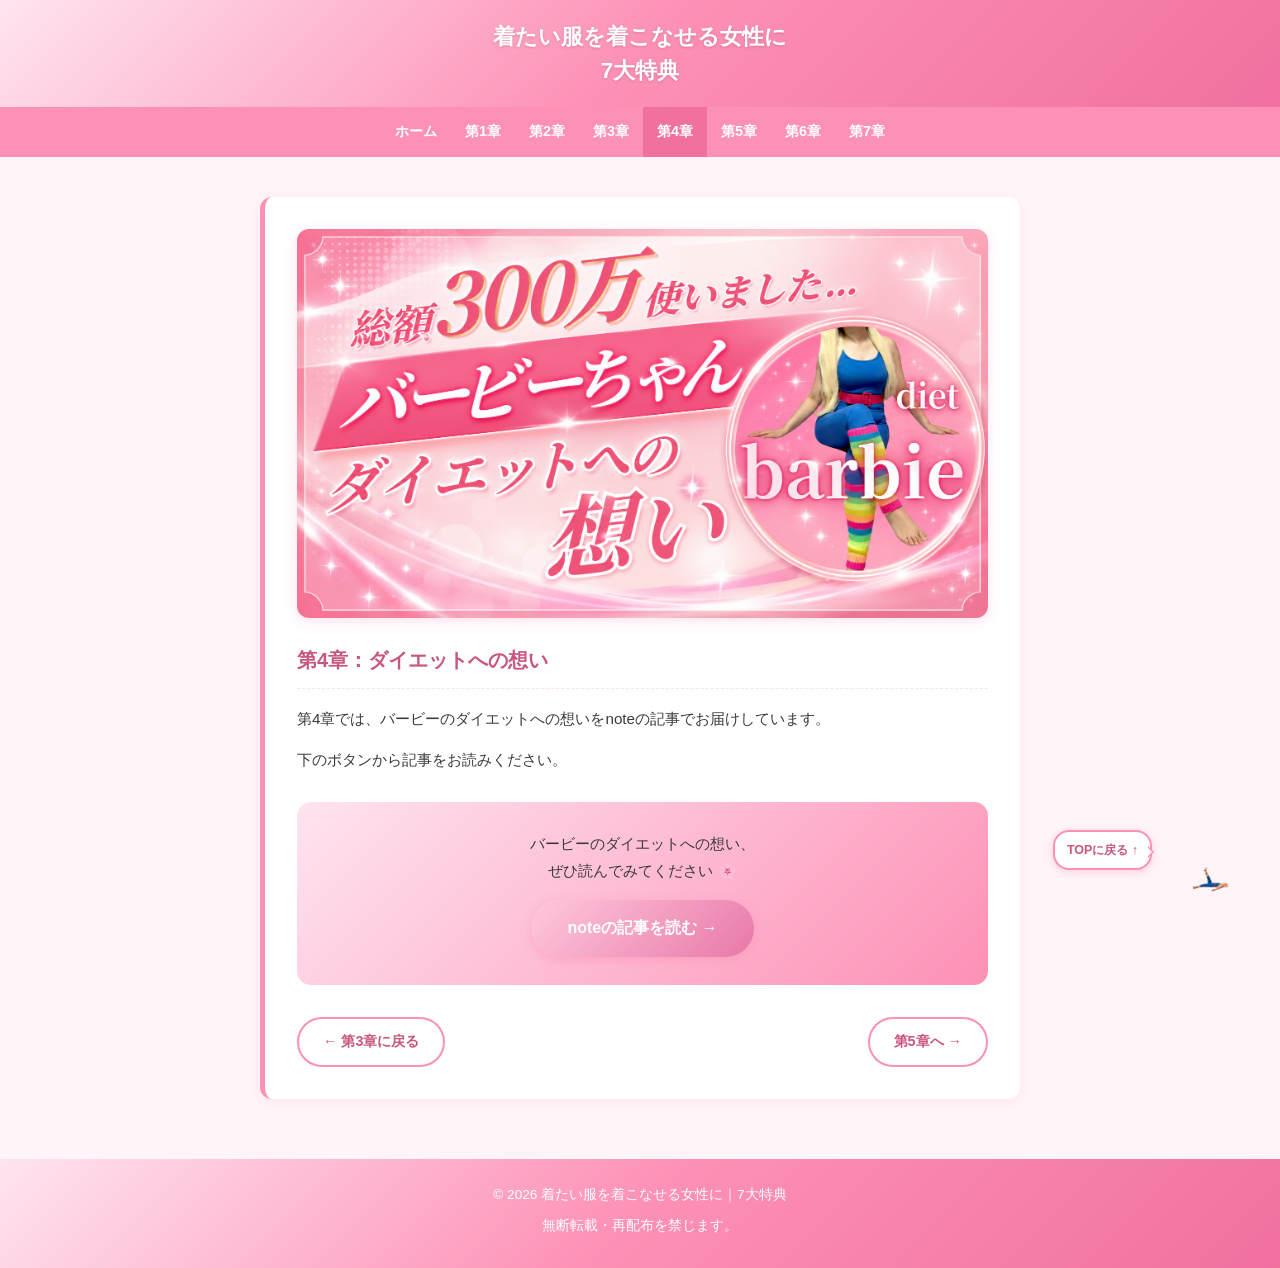
<file: chapter4.html>
<!DOCTYPE html>
<html lang="ja">
<head>
  <meta charset="UTF-8">
  <meta name="viewport" content="width=device-width, initial-scale=1.0">
  <title>第4章：ダイエットへの想い｜7大特典</title>
  <link rel="stylesheet" href="style.css">
  <style>
    .cta-box {
      background: linear-gradient(135deg, #ffe4ef, #fd90b6);
      border-radius: 14px;
      padding: 28px 24px;
      text-align: center;
      margin-top: 28px;
    }
    .cta-box p {
      font-size: 0.95rem;
      margin-bottom: 16px;
    }
    .cta-btn {
      display: inline-block;
      background: linear-gradient(135deg, #ffc8dd, #e878a8);
      color: #fff;
      padding: 14px 36px;
      border-radius: 30px;
      text-decoration: none;
      font-weight: bold;
      font-size: 1rem;
      box-shadow: 0 3px 10px rgba(253, 144, 182, 0.5);
      transition: filter 0.2s, transform 0.1s;
    }
    .cta-btn:hover {
      filter: brightness(0.94);
      transform: translateY(-2px);
    }
  </style>
</head>
<body id="top">

<header>
  <h1>着たい服を着こなせる女性に<br>7大特典</h1>
</header>

<nav>
  <ul>
    <li><a href="index.html">ホーム</a></li>
    <li><a href="chapter1.html">第1章</a></li>
    <li><a href="chapter2.html">第2章</a></li>
    <li><a href="chapter3.html">第3章</a></li>
    <li><a href="chapter4.html" class="active">第4章</a></li>
    <li><a href="chapter5.html">第5章</a></li>
    <li><a href="chapter6.html">第6章</a></li>
    <li><a href="chapter7.html">第7章</a></li>
  </ul>
</nav>

<main>

  <div class="card">
    <img src="images/banner3.png" alt="ダイエットへの想い" class="chapter-banner">
    <h2>第4章：ダイエットへの想い</h2>
    <p>
      第4章では、バービーのダイエットへの想いをnoteの記事でお届けしています。
    </p>
    <p>
      下のボタンから記事をお読みください。
    </p>

    <div class="cta-box">
      <p>バービーのダイエットへの想い、<br>ぜひ読んでみてください 🌸</p>
      <a href="https://note.com/yuki7451/n/n577fef452724" class="cta-btn" target="_blank" rel="noopener noreferrer">
        noteの記事を読む →
      </a>
    </div>

    <div class="page-nav" style="margin-top: 32px;">
      <a href="chapter3.html">← 第3章に戻る</a>
      <a href="chapter5.html">第5章へ →</a>
    </div>
  </div>

</main>

<a href="#top" class="deco-fixed-wrap"><span class="balloon">TOPに戻る ↑</span><img src="images/b1.png" alt="" class="deco-fixed"></a>

<footer>
  <p>© 2026 着たい服を着こなせる女性に｜7大特典</p>
  <p>無断転載・再配布を禁じます。</p>
</footer>

</body>
</html>
</file>
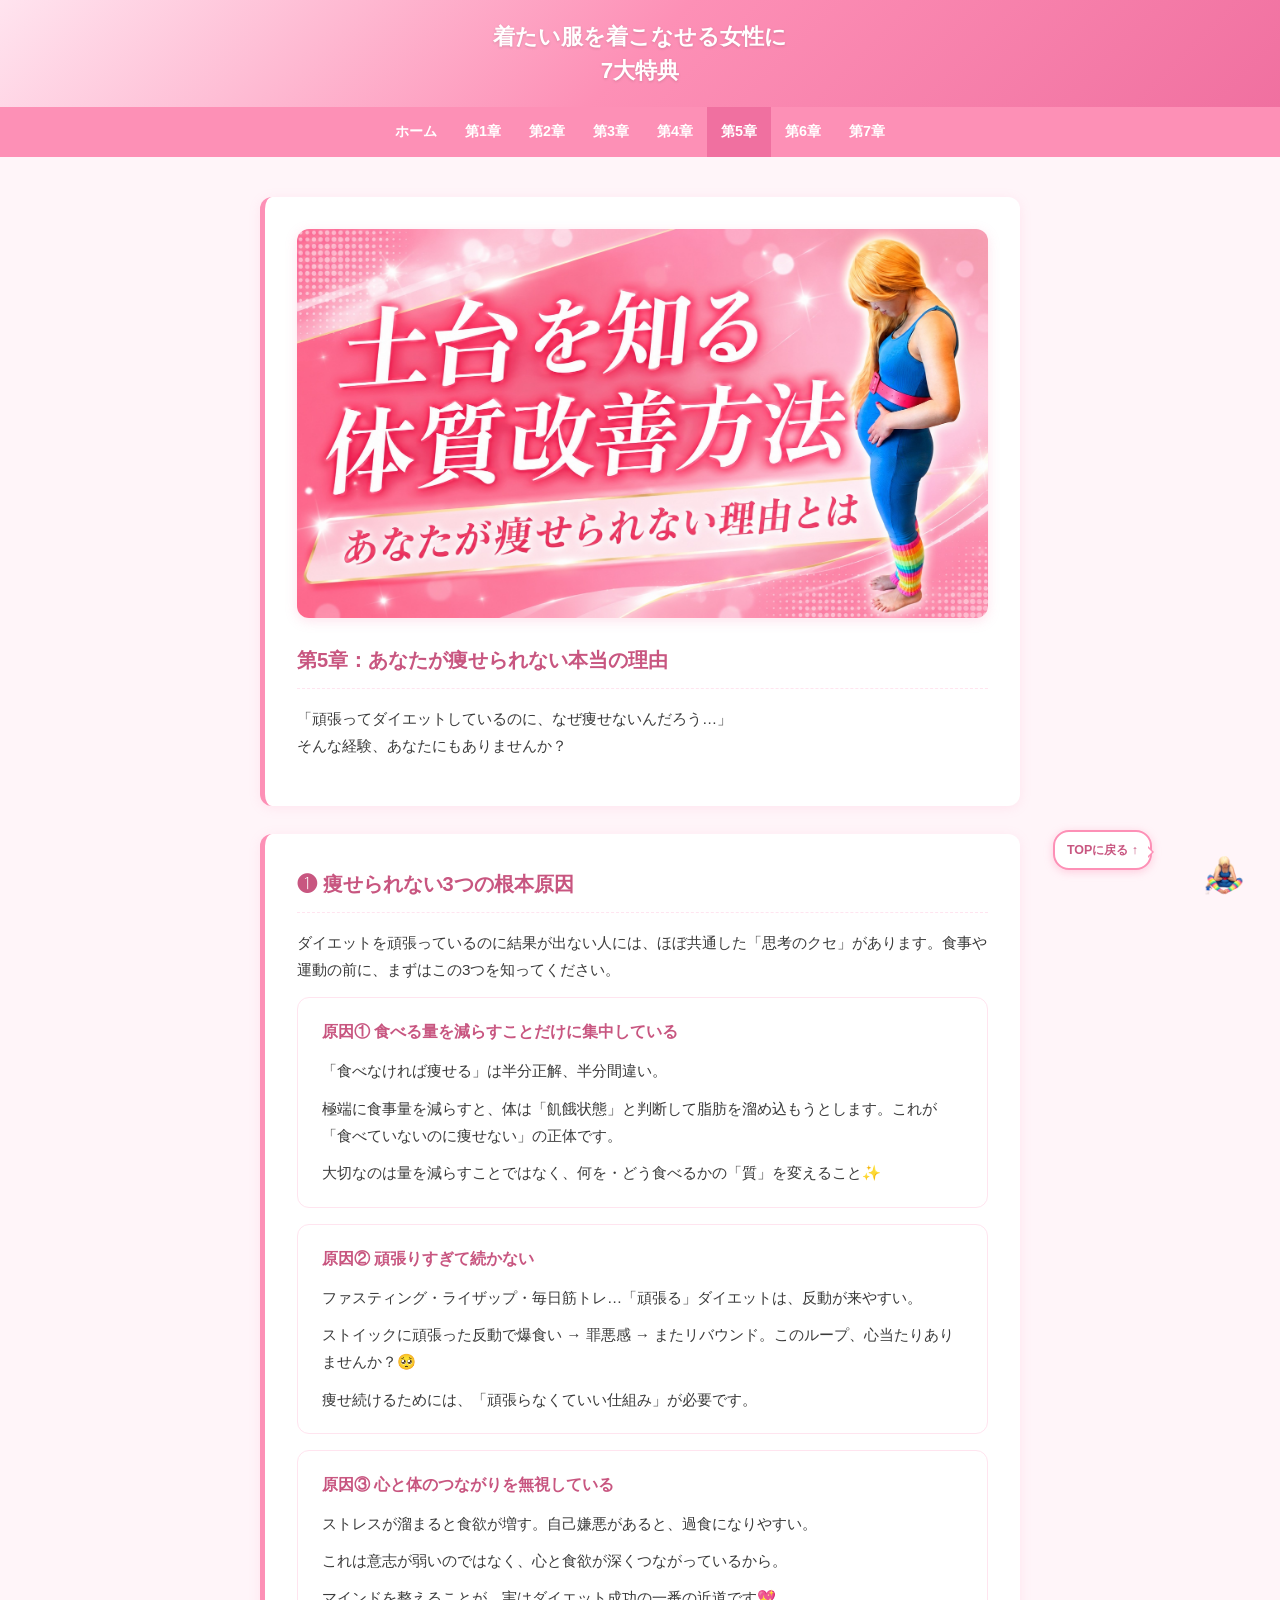
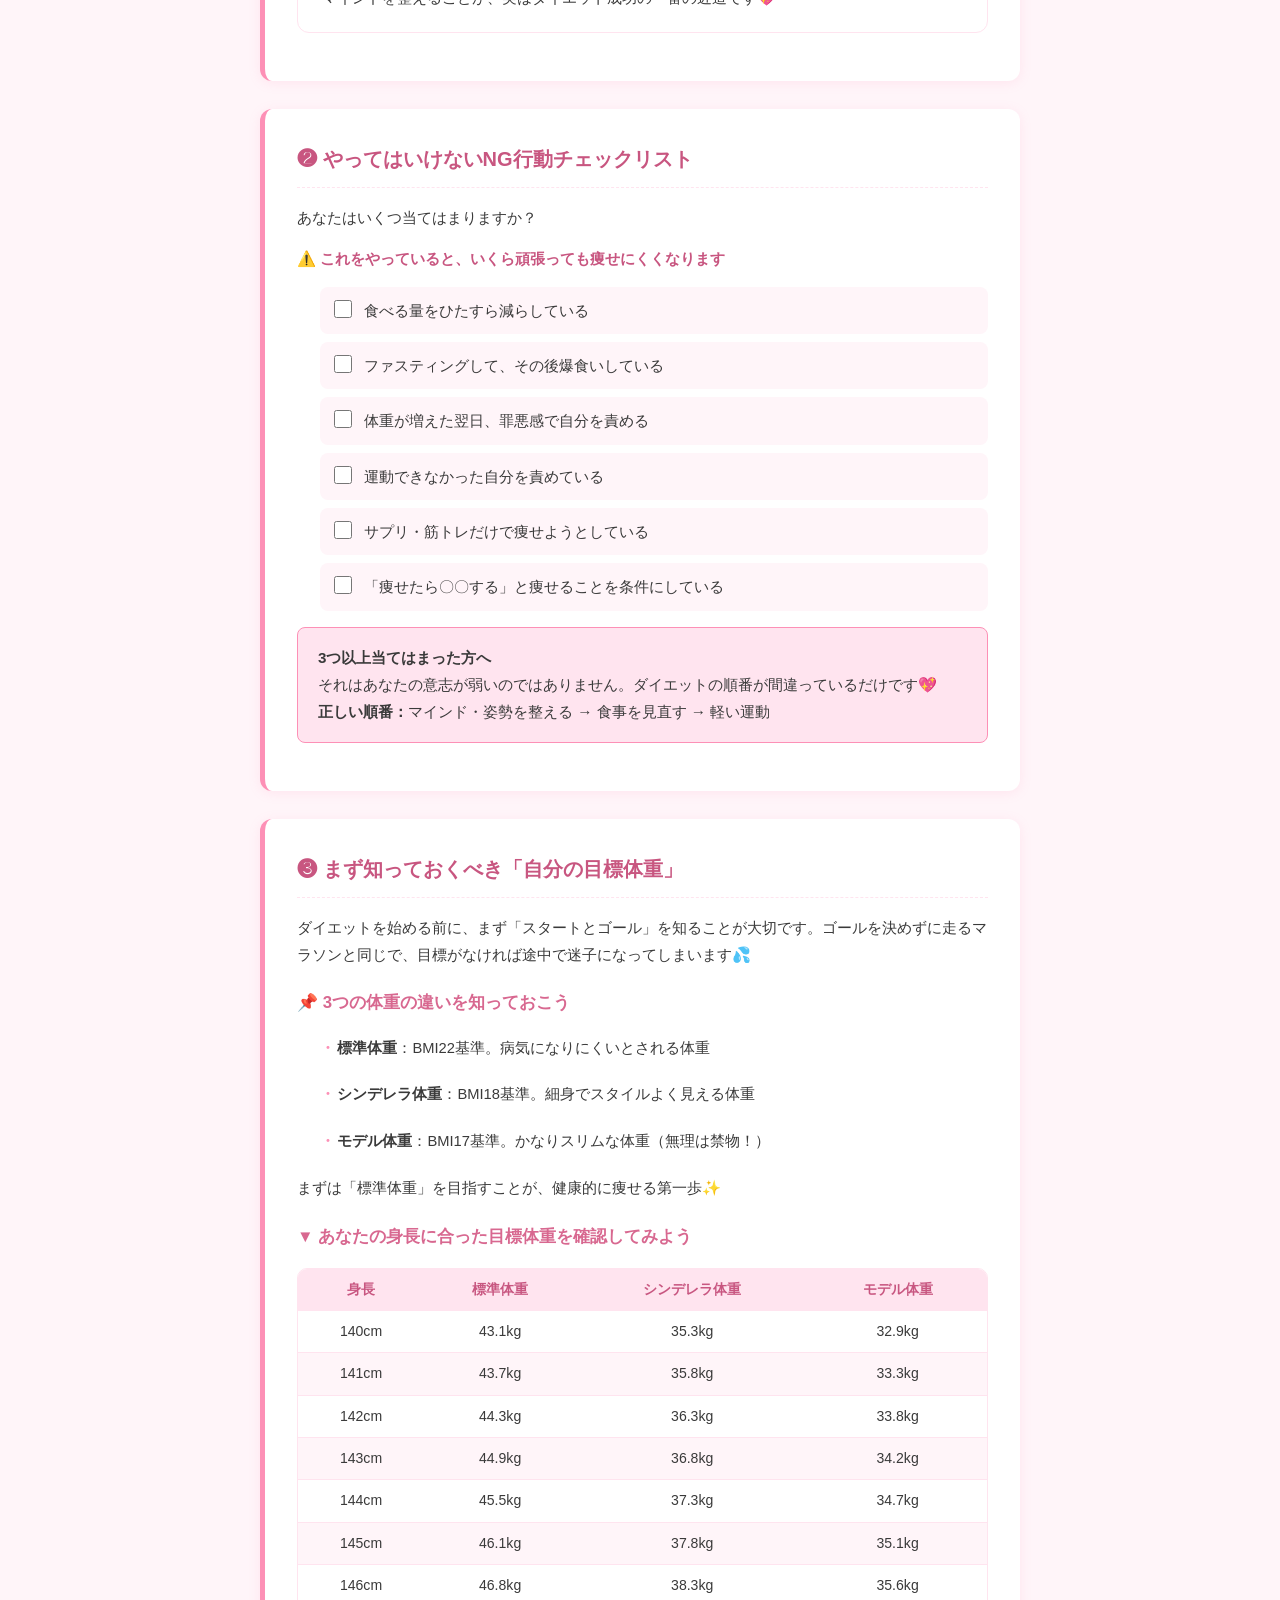
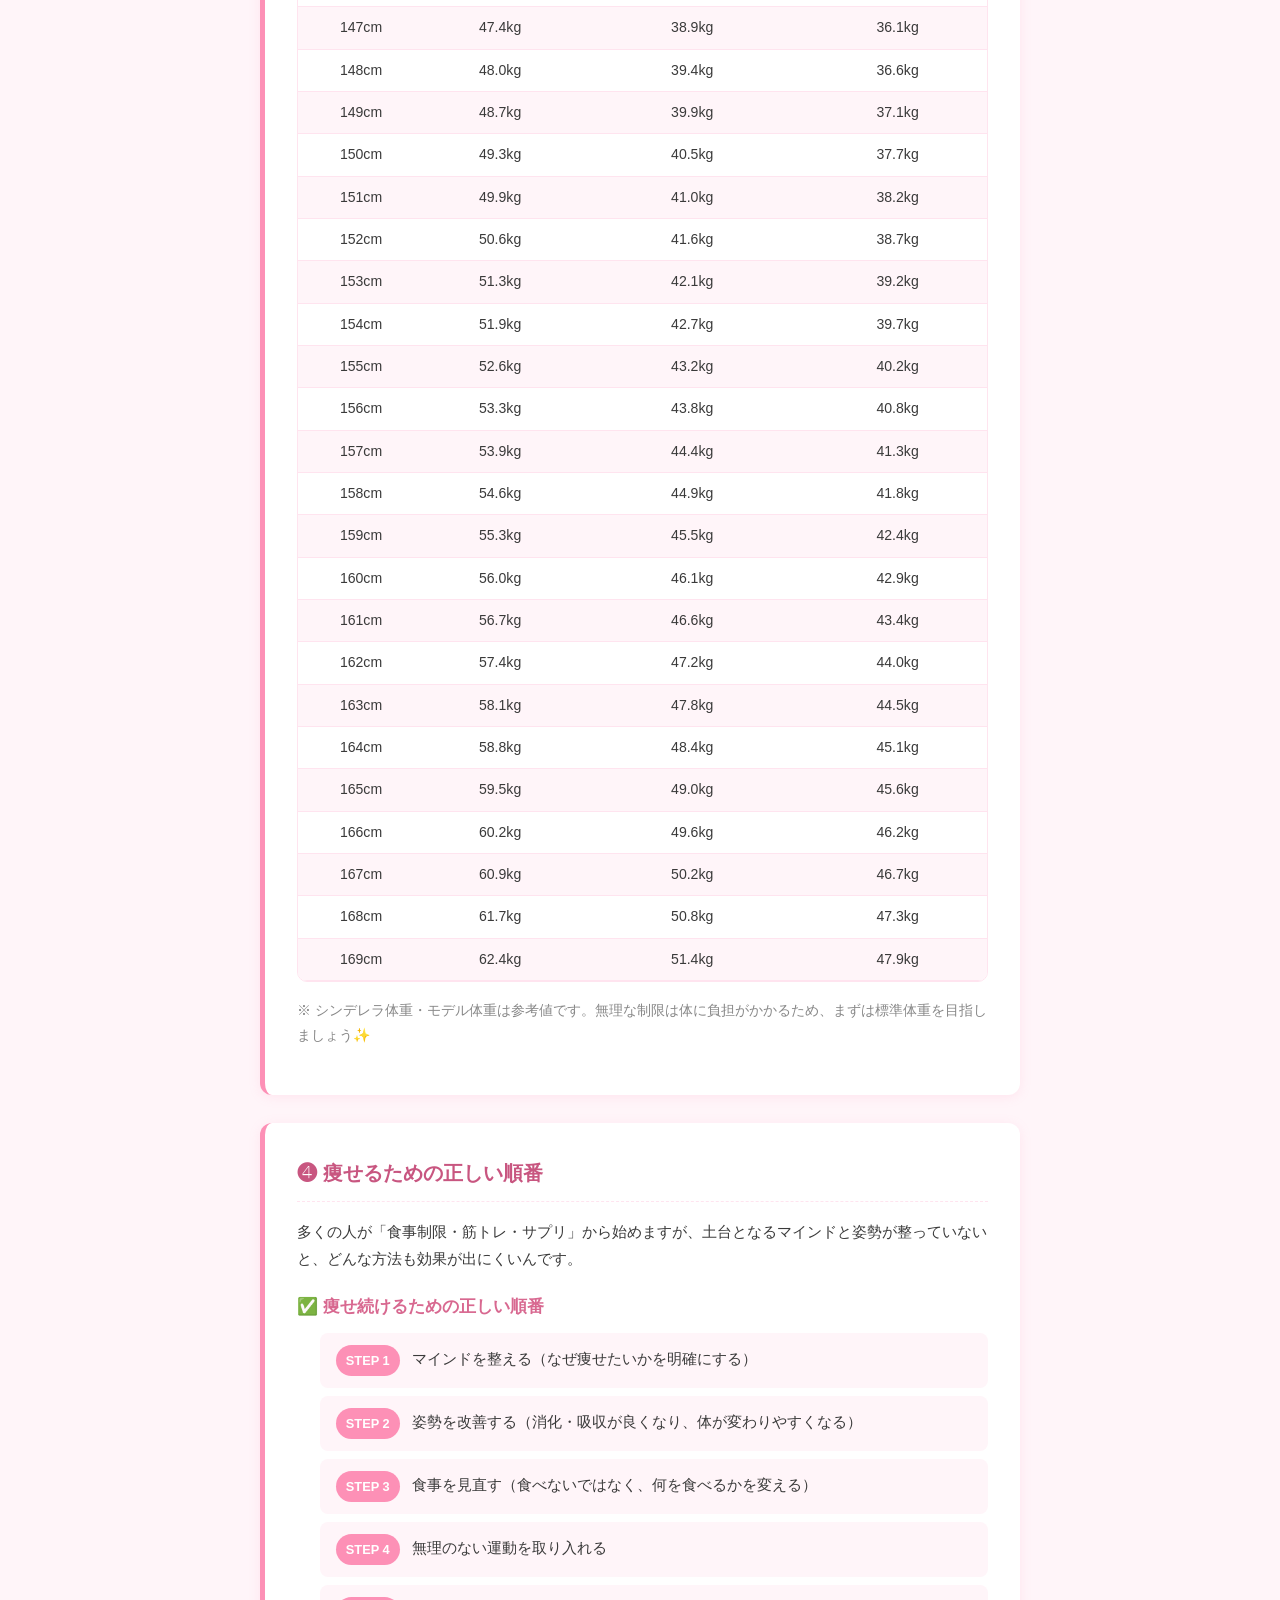
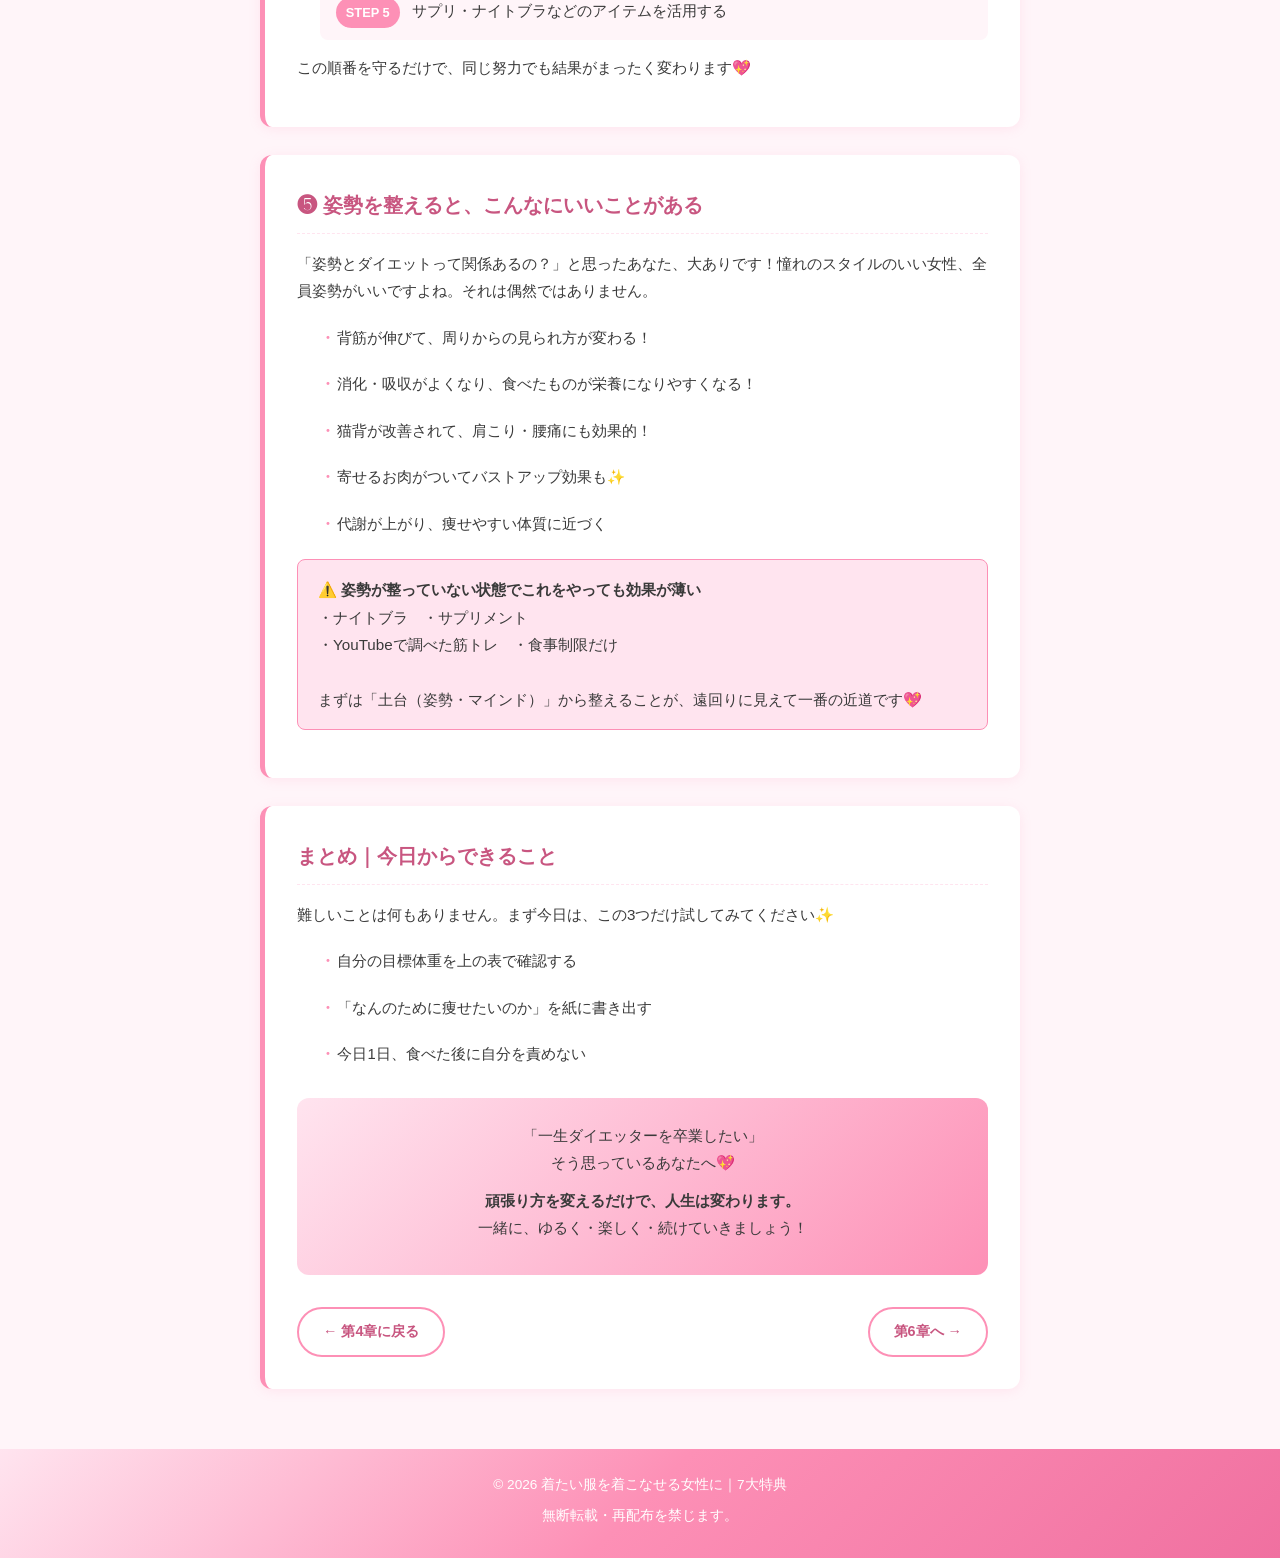
<file: chapter5.html>
<!DOCTYPE html>
<html lang="ja">
<head>
  <meta charset="UTF-8">
  <meta name="viewport" content="width=device-width, initial-scale=1.0">
  <title>第5章：あなたが痩せられない本当の理由｜7大特典</title>
  <link rel="stylesheet" href="style.css">
  <style>
    .reason-box {
      background: #fff;
      border: 1px solid #ffe4ef;
      border-radius: 12px;
      padding: 20px 24px;
      margin-bottom: 16px;
    }
    .reason-box .reason-title {
      font-size: 1.0rem;
      font-weight: bold;
      color: #c85680;
      margin-bottom: 10px;
    }
    .reason-box p { font-size: 0.95rem; margin: 0 0 10px; }
    .reason-box p:last-child { margin-bottom: 0; }
    .closing-box {
      background: linear-gradient(135deg, #ffe4ef, #fd90b6);
      border-radius: 12px;
      padding: 24px;
      text-align: center;
      margin-top: 24px;
    }
    .closing-box p { margin-bottom: 10px; font-size: 0.95rem; }
  </style>
</head>
<body id="top">

<header>
  <h1>着たい服を着こなせる女性に<br>7大特典</h1>
</header>

<nav>
  <ul>
    <li><a href="index.html">ホーム</a></li>
    <li><a href="chapter1.html">第1章</a></li>
    <li><a href="chapter2.html">第2章</a></li>
    <li><a href="chapter3.html">第3章</a></li>
    <li><a href="chapter4.html">第4章</a></li>
    <li><a href="chapter5.html" class="active">第5章</a></li>
    <li><a href="chapter6.html">第6章</a></li>
    <li><a href="chapter7.html">第7章</a></li>
  </ul>
</nav>

<main>
  <div class="card">
    <img src="images/banner5.png" alt="あなたが痩せられない本当の理由" class="chapter-banner">
    <h2>第5章：あなたが痩せられない本当の理由</h2>
    <p>「頑張ってダイエットしているのに、なぜ痩せないんだろう…」<br>そんな経験、あなたにもありませんか？</p>
  </div>

  <div class="card">
    <h2>❶ 痩せられない3つの根本原因</h2>
    <p>ダイエットを頑張っているのに結果が出ない人には、ほぼ共通した「思考のクセ」があります。食事や運動の前に、まずはこの3つを知ってください。</p>

    <div class="reason-box">
      <div class="reason-title">原因① 食べる量を減らすことだけに集中している</div>
      <p>「食べなければ痩せる」は半分正解、半分間違い。</p>
      <p>極端に食事量を減らすと、体は「飢餓状態」と判断して脂肪を溜め込もうとします。これが「食べていないのに痩せない」の正体です。</p>
      <p>大切なのは量を減らすことではなく、何を・どう食べるかの「質」を変えること✨</p>
    </div>

    <div class="reason-box">
      <div class="reason-title">原因② 頑張りすぎて続かない</div>
      <p>ファスティング・ライザップ・毎日筋トレ…「頑張る」ダイエットは、反動が来やすい。</p>
      <p>ストイックに頑張った反動で爆食い → 罪悪感 → またリバウンド。このループ、心当たりありませんか？🥺</p>
      <p>痩せ続けるためには、「頑張らなくていい仕組み」が必要です。</p>
    </div>

    <div class="reason-box">
      <div class="reason-title">原因③ 心と体のつながりを無視している</div>
      <p>ストレスが溜まると食欲が増す。自己嫌悪があると、過食になりやすい。</p>
      <p>これは意志が弱いのではなく、心と食欲が深くつながっているから。</p>
      <p>マインドを整えることが、実はダイエット成功の一番の近道です💖</p>
    </div>
  </div>

  <div class="card">
    <h2>❷ やってはいけないNG行動チェックリスト</h2>
    <p>あなたはいくつ当てはまりますか？</p>
    <p style="color:#c85680; font-weight:bold;">⚠️ これをやっていると、いくら頑張っても痩せにくくなります</p>

    <ul class="ng-checklist" id="ng-checklist">
      <li><input type="checkbox"> 食べる量をひたすら減らしている</li>
      <li><input type="checkbox"> ファスティングして、その後爆食いしている</li>
      <li><input type="checkbox"> 体重が増えた翌日、罪悪感で自分を責める</li>
      <li><input type="checkbox"> 運動できなかった自分を責めている</li>
      <li><input type="checkbox"> サプリ・筋トレだけで痩せようとしている</li>
      <li><input type="checkbox"> 「痩せたら〇〇する」と痩せることを条件にしている</li>
    </ul>

    <p id="ng-count" style="text-align:center; font-weight:bold; color:#c85680; margin: 16px 0;"></p>

    <div class="important-box">
      <strong>3つ以上当てはまった方へ</strong><br>
      それはあなたの意志が弱いのではありません。ダイエットの順番が間違っているだけです💖<br>
      <strong>正しい順番：</strong>マインド・姿勢を整える → 食事を見直す → 軽い運動
    </div>
  </div>

  <div class="card">
    <h2>❸ まず知っておくべき「自分の目標体重」</h2>
    <p>ダイエットを始める前に、まず「スタートとゴール」を知ることが大切です。ゴールを決めずに走るマラソンと同じで、目標がなければ途中で迷子になってしまいます💦</p>

    <h3>📌 3つの体重の違いを知っておこう</h3>
    <ul class="bullet-list">
      <li><strong>標準体重</strong>：BMI22基準。病気になりにくいとされる体重</li>
      <li><strong>シンデレラ体重</strong>：BMI18基準。細身でスタイルよく見える体重</li>
      <li><strong>モデル体重</strong>：BMI17基準。かなりスリムな体重（無理は禁物！）</li>
    </ul>
    <p>まずは「標準体重」を目指すことが、健康的に痩せる第一歩✨</p>

    <h3>▼ あなたの身長に合った目標体重を確認してみよう</h3>
    <div class="table-wrap">
      <table class="weight-table">
        <thead>
          <tr><th>身長</th><th>標準体重</th><th>シンデレラ体重</th><th>モデル体重</th></tr>
        </thead>
        <tbody>
<tr><td>140cm</td><td>43.1kg</td><td>35.3kg</td><td>32.9kg</td></tr>
<tr><td>141cm</td><td>43.7kg</td><td>35.8kg</td><td>33.3kg</td></tr>
<tr><td>142cm</td><td>44.3kg</td><td>36.3kg</td><td>33.8kg</td></tr>
<tr><td>143cm</td><td>44.9kg</td><td>36.8kg</td><td>34.2kg</td></tr>
<tr><td>144cm</td><td>45.5kg</td><td>37.3kg</td><td>34.7kg</td></tr>
<tr><td>145cm</td><td>46.1kg</td><td>37.8kg</td><td>35.1kg</td></tr>
<tr><td>146cm</td><td>46.8kg</td><td>38.3kg</td><td>35.6kg</td></tr>
<tr><td>147cm</td><td>47.4kg</td><td>38.9kg</td><td>36.1kg</td></tr>
<tr><td>148cm</td><td>48.0kg</td><td>39.4kg</td><td>36.6kg</td></tr>
<tr><td>149cm</td><td>48.7kg</td><td>39.9kg</td><td>37.1kg</td></tr>
<tr><td>150cm</td><td>49.3kg</td><td>40.5kg</td><td>37.7kg</td></tr>
<tr><td>151cm</td><td>49.9kg</td><td>41.0kg</td><td>38.2kg</td></tr>
<tr><td>152cm</td><td>50.6kg</td><td>41.6kg</td><td>38.7kg</td></tr>
<tr><td>153cm</td><td>51.3kg</td><td>42.1kg</td><td>39.2kg</td></tr>
<tr><td>154cm</td><td>51.9kg</td><td>42.7kg</td><td>39.7kg</td></tr>
<tr><td>155cm</td><td>52.6kg</td><td>43.2kg</td><td>40.2kg</td></tr>
<tr><td>156cm</td><td>53.3kg</td><td>43.8kg</td><td>40.8kg</td></tr>
<tr><td>157cm</td><td>53.9kg</td><td>44.4kg</td><td>41.3kg</td></tr>
<tr><td>158cm</td><td>54.6kg</td><td>44.9kg</td><td>41.8kg</td></tr>
<tr><td>159cm</td><td>55.3kg</td><td>45.5kg</td><td>42.4kg</td></tr>
<tr><td>160cm</td><td>56.0kg</td><td>46.1kg</td><td>42.9kg</td></tr>
<tr><td>161cm</td><td>56.7kg</td><td>46.6kg</td><td>43.4kg</td></tr>
<tr><td>162cm</td><td>57.4kg</td><td>47.2kg</td><td>44.0kg</td></tr>
<tr><td>163cm</td><td>58.1kg</td><td>47.8kg</td><td>44.5kg</td></tr>
<tr><td>164cm</td><td>58.8kg</td><td>48.4kg</td><td>45.1kg</td></tr>
<tr><td>165cm</td><td>59.5kg</td><td>49.0kg</td><td>45.6kg</td></tr>
<tr><td>166cm</td><td>60.2kg</td><td>49.6kg</td><td>46.2kg</td></tr>
<tr><td>167cm</td><td>60.9kg</td><td>50.2kg</td><td>46.7kg</td></tr>
<tr><td>168cm</td><td>61.7kg</td><td>50.8kg</td><td>47.3kg</td></tr>
<tr><td>169cm</td><td>62.4kg</td><td>51.4kg</td><td>47.9kg</td></tr>
        </tbody>
      </table>
    </div>
    <p style="font-size:0.88rem; color:#888;">※ シンデレラ体重・モデル体重は参考値です。無理な制限は体に負担がかかるため、まずは標準体重を目指しましょう✨</p>
  </div>

  <div class="card">
    <h2>❹ 痩せるための正しい順番</h2>
    <p>多くの人が「食事制限・筋トレ・サプリ」から始めますが、土台となるマインドと姿勢が整っていないと、どんな方法も効果が出にくいんです。</p>

    <h3>✅ 痩せ続けるための正しい順番</h3>
    <ul class="step-list-num">
      <li><span class="step-badge">STEP 1</span><span>マインドを整える（なぜ痩せたいかを明確にする）</span></li>
      <li><span class="step-badge">STEP 2</span><span>姿勢を改善する（消化・吸収が良くなり、体が変わりやすくなる）</span></li>
      <li><span class="step-badge">STEP 3</span><span>食事を見直す（食べないではなく、何を食べるかを変える）</span></li>
      <li><span class="step-badge">STEP 4</span><span>無理のない運動を取り入れる</span></li>
      <li><span class="step-badge">STEP 5</span><span>サプリ・ナイトブラなどのアイテムを活用する</span></li>
    </ul>
    <p>この順番を守るだけで、同じ努力でも結果がまったく変わります💖</p>
  </div>

  <div class="card">
    <h2>❺ 姿勢を整えると、こんなにいいことがある</h2>
    <p>「姿勢とダイエットって関係あるの？」と思ったあなた、大ありです！憧れのスタイルのいい女性、全員姿勢がいいですよね。それは偶然ではありません。</p>

    <ul class="bullet-list">
      <li>背筋が伸びて、周りからの見られ方が変わる！</li>
      <li>消化・吸収がよくなり、食べたものが栄養になりやすくなる！</li>
      <li>猫背が改善されて、肩こり・腰痛にも効果的！</li>
      <li>寄せるお肉がついてバストアップ効果も✨</li>
      <li>代謝が上がり、痩せやすい体質に近づく</li>
    </ul>

    <div class="important-box" style="margin-top:16px;">
      <strong>⚠️ 姿勢が整っていない状態でこれをやっても効果が薄い</strong><br>
      ・ナイトブラ　・サプリメント<br>
      ・YouTubeで調べた筋トレ　・食事制限だけ<br><br>
      まずは「土台（姿勢・マインド）」から整えることが、遠回りに見えて一番の近道です💖
    </div>
  </div>

  <div class="card">
    <h2>まとめ｜今日からできること</h2>
    <p>難しいことは何もありません。まず今日は、この3つだけ試してみてください✨</p>
    <ul class="bullet-list">
      <li>自分の目標体重を上の表で確認する</li>
      <li>「なんのために痩せたいのか」を紙に書き出す</li>
      <li>今日1日、食べた後に自分を責めない</li>
    </ul>

    <div class="closing-box">
      <p>「一生ダイエッターを卒業したい」<br>そう思っているあなたへ💖</p>
      <p><strong>頑張り方を変えるだけで、人生は変わります。</strong><br>一緒に、ゆるく・楽しく・続けていきましょう！</p>
    </div>

    <div class="page-nav" style="margin-top: 32px;">
      <a href="chapter4.html">← 第4章に戻る</a>
      <a href="chapter6.html">第6章へ →</a>
    </div>
  </div>
</main>

<a href="#top" class="deco-fixed-wrap"><span class="balloon">TOPに戻る ↑</span><img src="images/b5.png" alt="" class="deco-fixed"></a>

<footer>
  <p>© 2026 着たい服を着こなせる女性に｜7大特典</p>
  <p>無断転載・再配布を禁じます。</p>
</footer>


<script>
  const ngItems = document.querySelectorAll('#ng-checklist input[type="checkbox"]');
  const ngDisplay = document.getElementById('ng-count');
  function updateNg() {
    const n = [...ngItems].filter(c => c.checked).length;
    ngDisplay.textContent = n > 0 ? `チェック数：${n} 個` : '';
  }
  ngItems.forEach(cb => cb.addEventListener('change', updateNg));
  document.querySelectorAll('#ng-checklist li').forEach(li => {
    li.addEventListener('click', e => {
      if (e.target.tagName !== 'INPUT') {
        const cb = li.querySelector('input');
        cb.checked = !cb.checked;
        updateNg();
      }
    });
  });
</script>
</body>
</html>
</file>
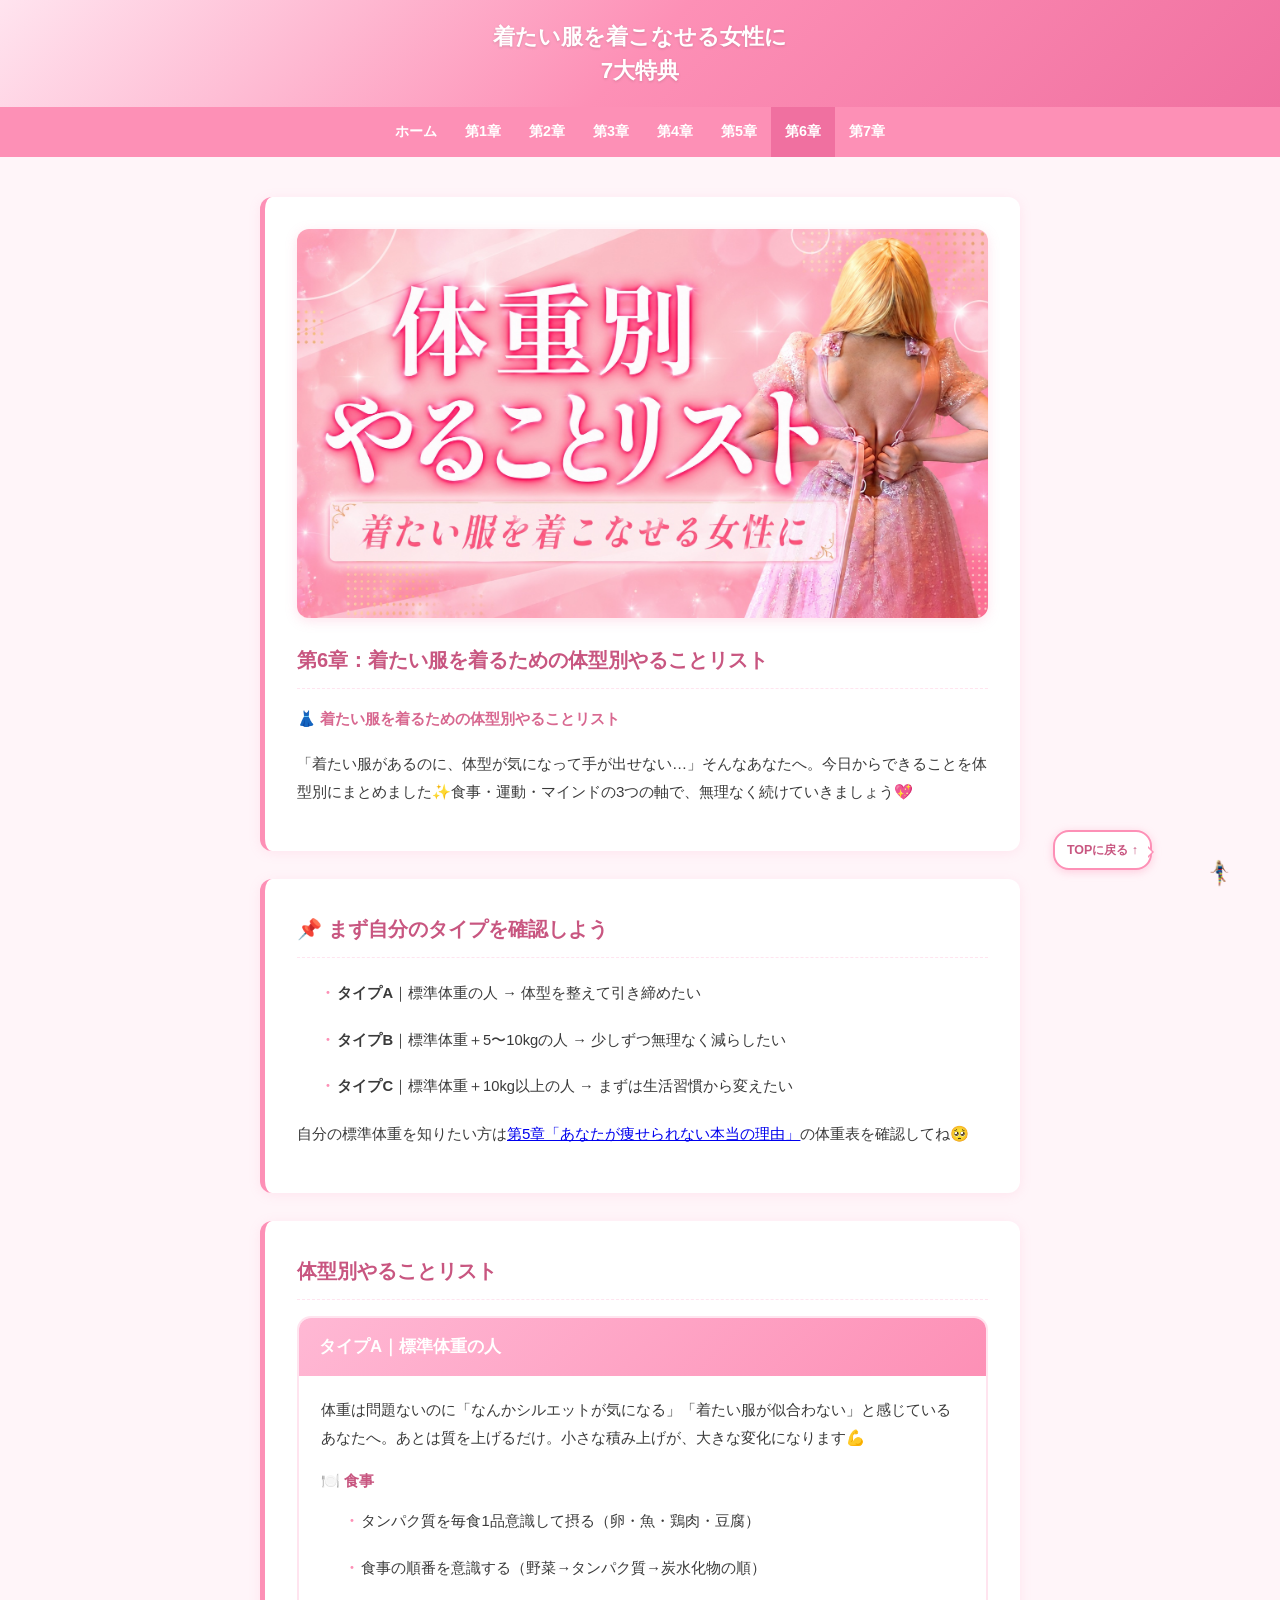
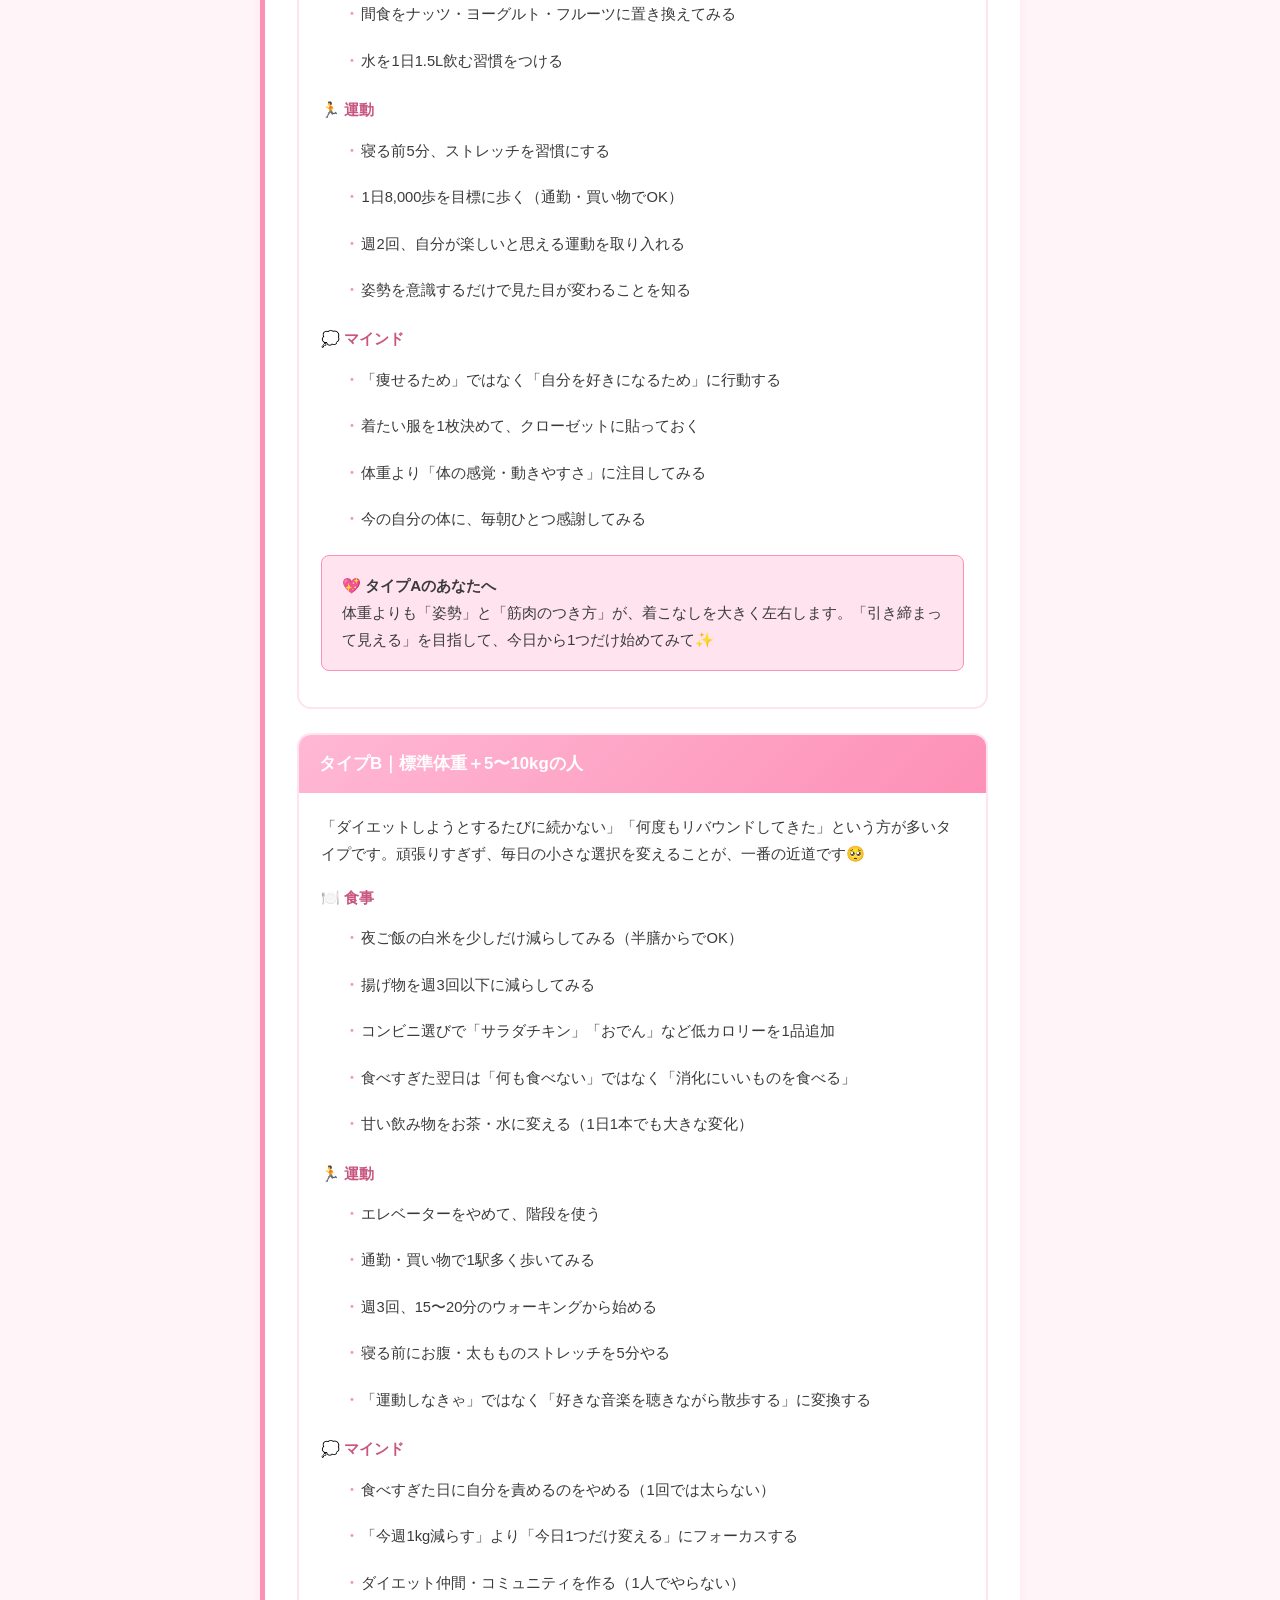
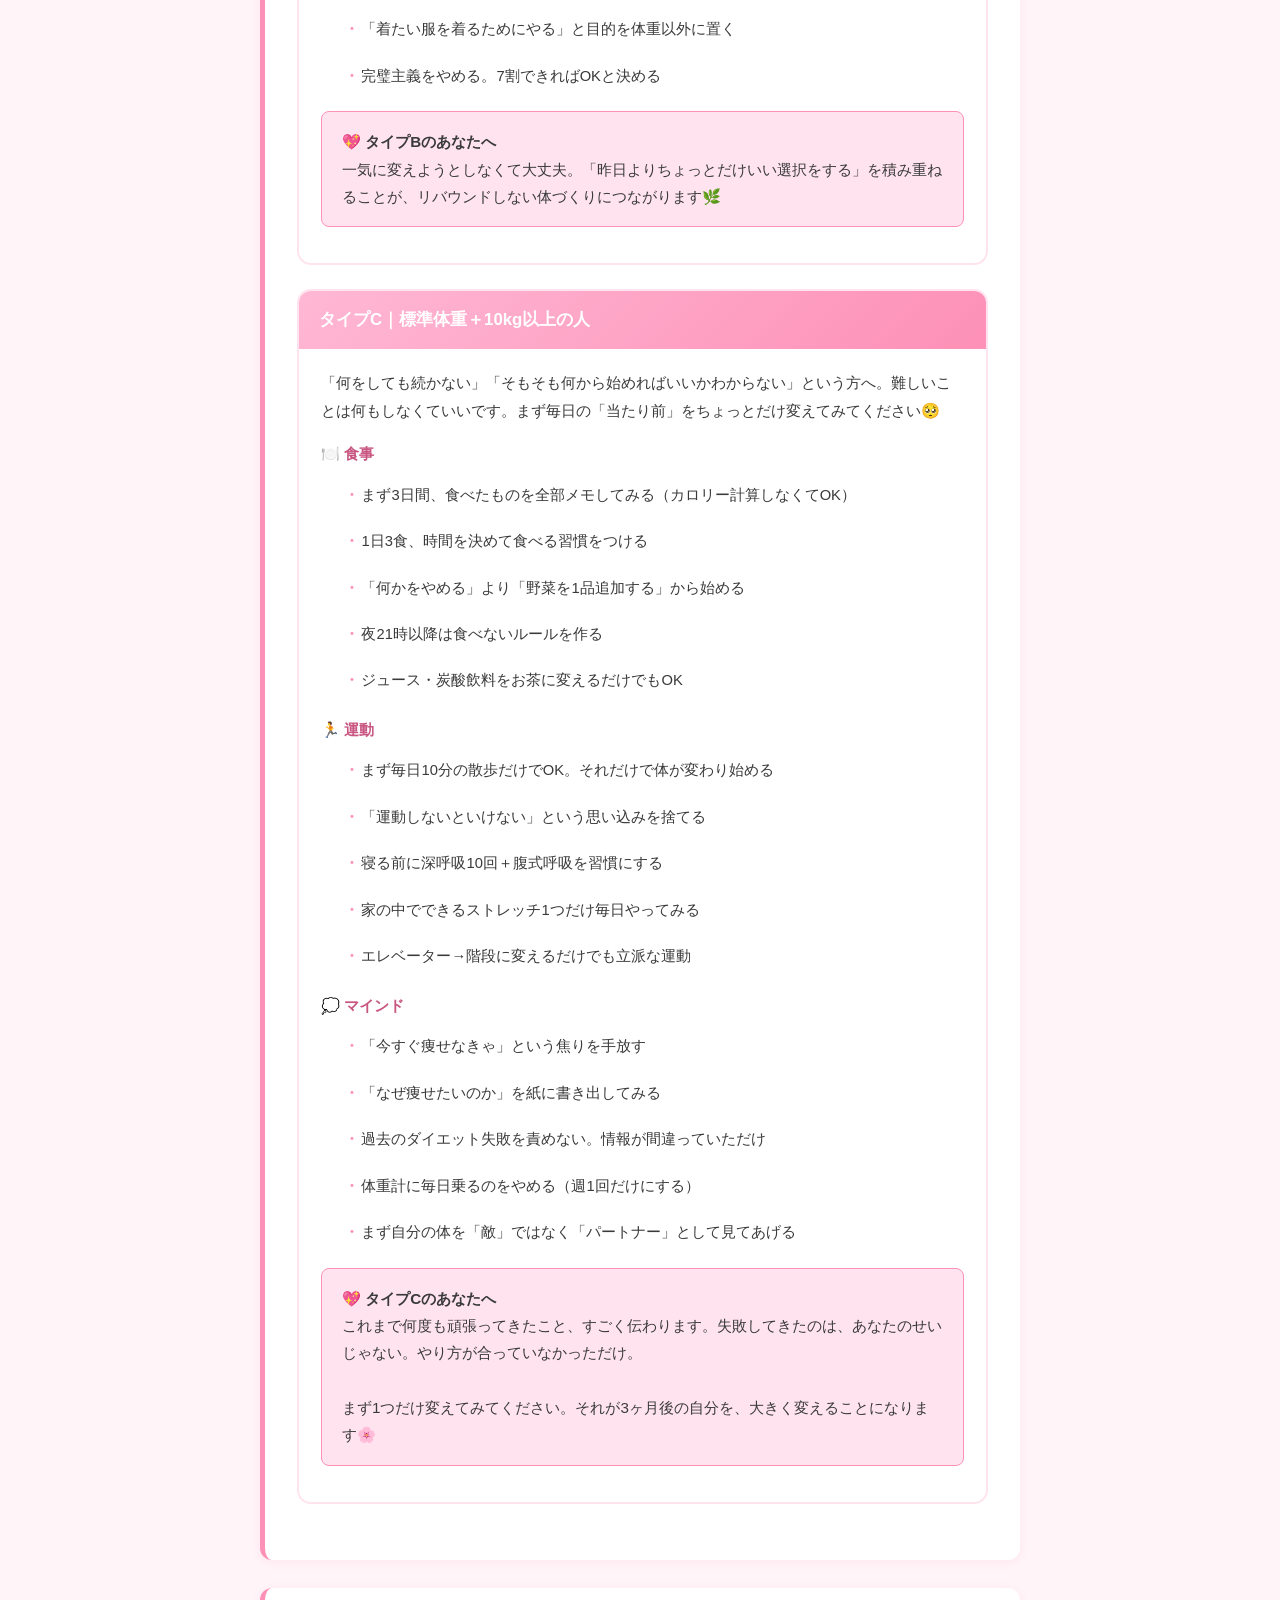
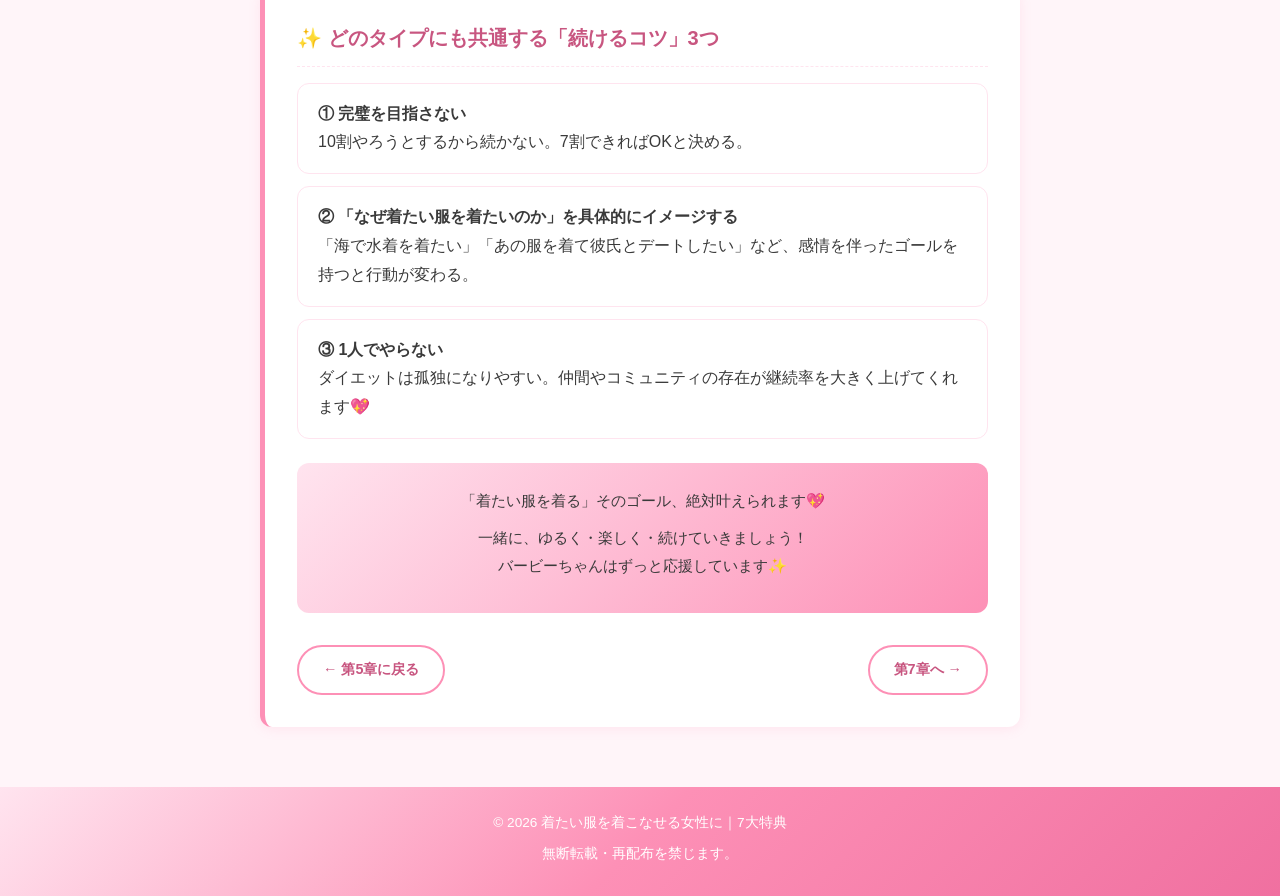
<file: chapter6.html>
<!DOCTYPE html>
<html lang="ja">
<head>
  <meta charset="UTF-8">
  <meta name="viewport" content="width=device-width, initial-scale=1.0">
  <title>第6章：着たい服を着るための体型別やることリスト｜7大特典</title>
  <link rel="stylesheet" href="style.css">
  <style>
    .closing-box {
      background: linear-gradient(135deg, #ffe4ef, #fd90b6);
      border-radius: 12px;
      padding: 24px;
      text-align: center;
      margin-top: 24px;
    }
    .closing-box p { margin-bottom: 10px; font-size: 0.95rem; }
  </style>
</head>
<body id="top">

<header>
  <h1>着たい服を着こなせる女性に<br>7大特典</h1>
</header>

<nav>
  <ul>
    <li><a href="index.html">ホーム</a></li>
    <li><a href="chapter1.html">第1章</a></li>
    <li><a href="chapter2.html">第2章</a></li>
    <li><a href="chapter3.html">第3章</a></li>
    <li><a href="chapter4.html">第4章</a></li>
    <li><a href="chapter5.html">第5章</a></li>
    <li><a href="chapter6.html" class="active">第6章</a></li>
    <li><a href="chapter7.html">第7章</a></li>
  </ul>
</nav>

<main>
  <div class="card">
    <img src="images/banner6.png" alt="着たい服を着るための体型別やることリスト" class="chapter-banner">
    <h2>第6章：着たい服を着るための体型別やることリスト</h2>
    <p style="color:#d86890; font-weight:bold; margin-bottom:18px;">👗 着たい服を着るための体型別やることリスト</p>
    <p>「着たい服があるのに、体型が気になって手が出せない…」そんなあなたへ。今日からできることを体型別にまとめました✨食事・運動・マインドの3つの軸で、無理なく続けていきましょう💖</p>
  </div>

  <div class="card">
    <h2>📌 まず自分のタイプを確認しよう</h2>
    <ul class="bullet-list">
      <li><strong>タイプA</strong>｜標準体重の人 → 体型を整えて引き締めたい</li>
      <li><strong>タイプB</strong>｜標準体重＋5〜10kgの人 → 少しずつ無理なく減らしたい</li>
      <li><strong>タイプC</strong>｜標準体重＋10kg以上の人 → まずは生活習慣から変えたい</li>
    </ul>
    <p>自分の標準体重を知りたい方は<a href="chapter5.html">第5章「あなたが痩せられない本当の理由」</a>の体重表を確認してね🥺</p>
  </div>

  <div class="card">
    <h2>体型別やることリスト</h2>

    <div class="type-block">
      <div class="type-header">タイプA｜標準体重の人</div>
      <div class="type-body">
        <p>体重は問題ないのに「なんかシルエットが気になる」「着たい服が似合わない」と感じているあなたへ。あとは質を上げるだけ。小さな積み上げが、大きな変化になります💪</p>
        <div class="axis-title">🍽️ 食事</div>
        <ul class="bullet-list"><li>タンパク質を毎食1品意識して摂る（卵・魚・鶏肉・豆腐）</li>
<li>食事の順番を意識する（野菜→タンパク質→炭水化物の順）</li>
<li>間食をナッツ・ヨーグルト・フルーツに置き換えてみる</li>
<li>水を1日1.5L飲む習慣をつける</li></ul>
        <div class="axis-title">🏃 運動</div>
        <ul class="bullet-list"><li>寝る前5分、ストレッチを習慣にする</li>
<li>1日8,000歩を目標に歩く（通勤・買い物でOK）</li>
<li>週2回、自分が楽しいと思える運動を取り入れる</li>
<li>姿勢を意識するだけで見た目が変わることを知る</li></ul>
        <div class="axis-title">💭 マインド</div>
        <ul class="bullet-list"><li>「痩せるため」ではなく「自分を好きになるため」に行動する</li>
<li>着たい服を1枚決めて、クローゼットに貼っておく</li>
<li>体重より「体の感覚・動きやすさ」に注目してみる</li>
<li>今の自分の体に、毎朝ひとつ感謝してみる</li></ul>
        <div class="important-box" style="margin-top:16px;">💖 <strong>タイプAのあなたへ</strong><br>体重よりも「姿勢」と「筋肉のつき方」が、着こなしを大きく左右します。「引き締まって見える」を目指して、今日から1つだけ始めてみて✨</div>
      </div>
    </div>

    <div class="type-block">
      <div class="type-header">タイプB｜標準体重＋5〜10kgの人</div>
      <div class="type-body">
        <p>「ダイエットしようとするたびに続かない」「何度もリバウンドしてきた」という方が多いタイプです。頑張りすぎず、毎日の小さな選択を変えることが、一番の近道です🥺</p>
        <div class="axis-title">🍽️ 食事</div>
        <ul class="bullet-list"><li>夜ご飯の白米を少しだけ減らしてみる（半膳からでOK）</li>
<li>揚げ物を週3回以下に減らしてみる</li>
<li>コンビニ選びで「サラダチキン」「おでん」など低カロリーを1品追加</li>
<li>食べすぎた翌日は「何も食べない」ではなく「消化にいいものを食べる」</li>
<li>甘い飲み物をお茶・水に変える（1日1本でも大きな変化）</li></ul>
        <div class="axis-title">🏃 運動</div>
        <ul class="bullet-list"><li>エレベーターをやめて、階段を使う</li>
<li>通勤・買い物で1駅多く歩いてみる</li>
<li>週3回、15〜20分のウォーキングから始める</li>
<li>寝る前にお腹・太もものストレッチを5分やる</li>
<li>「運動しなきゃ」ではなく「好きな音楽を聴きながら散歩する」に変換する</li></ul>
        <div class="axis-title">💭 マインド</div>
        <ul class="bullet-list"><li>食べすぎた日に自分を責めるのをやめる（1回では太らない）</li>
<li>「今週1kg減らす」より「今日1つだけ変える」にフォーカスする</li>
<li>ダイエット仲間・コミュニティを作る（1人でやらない）</li>
<li>「着たい服を着るためにやる」と目的を体重以外に置く</li>
<li>完璧主義をやめる。7割できればOKと決める</li></ul>
        <div class="important-box" style="margin-top:16px;">💖 <strong>タイプBのあなたへ</strong><br>一気に変えようとしなくて大丈夫。「昨日よりちょっとだけいい選択をする」を積み重ねることが、リバウンドしない体づくりにつながります🌿</div>
      </div>
    </div>

    <div class="type-block">
      <div class="type-header">タイプC｜標準体重＋10kg以上の人</div>
      <div class="type-body">
        <p>「何をしても続かない」「そもそも何から始めればいいかわからない」という方へ。難しいことは何もしなくていいです。まず毎日の「当たり前」をちょっとだけ変えてみてください🥺</p>
        <div class="axis-title">🍽️ 食事</div>
        <ul class="bullet-list"><li>まず3日間、食べたものを全部メモしてみる（カロリー計算しなくてOK）</li>
<li>1日3食、時間を決めて食べる習慣をつける</li>
<li>「何かをやめる」より「野菜を1品追加する」から始める</li>
<li>夜21時以降は食べないルールを作る</li>
<li>ジュース・炭酸飲料をお茶に変えるだけでもOK</li></ul>
        <div class="axis-title">🏃 運動</div>
        <ul class="bullet-list"><li>まず毎日10分の散歩だけでOK。それだけで体が変わり始める</li>
<li>「運動しないといけない」という思い込みを捨てる</li>
<li>寝る前に深呼吸10回＋腹式呼吸を習慣にする</li>
<li>家の中でできるストレッチ1つだけ毎日やってみる</li>
<li>エレベーター→階段に変えるだけでも立派な運動</li></ul>
        <div class="axis-title">💭 マインド</div>
        <ul class="bullet-list"><li>「今すぐ痩せなきゃ」という焦りを手放す</li>
<li>「なぜ痩せたいのか」を紙に書き出してみる</li>
<li>過去のダイエット失敗を責めない。情報が間違っていただけ</li>
<li>体重計に毎日乗るのをやめる（週1回だけにする）</li>
<li>まず自分の体を「敵」ではなく「パートナー」として見てあげる</li></ul>
        <div class="important-box" style="margin-top:16px;">💖 <strong>タイプCのあなたへ</strong><br>これまで何度も頑張ってきたこと、すごく伝わります。失敗してきたのは、あなたのせいじゃない。やり方が合っていなかっただけ。<br><br>まず1つだけ変えてみてください。それが3ヶ月後の自分を、大きく変えることになります🌸</div>
      </div>
    </div>
  </div>

  <div class="card">
    <h2>✨ どのタイプにも共通する「続けるコツ」3つ</h2>
    <div class="reason-box" style="background:#fff;border:1px solid #ffe4ef;border-radius:12px;padding:16px 20px;margin-bottom:12px;">
      <strong>① 完璧を目指さない</strong><br>
      10割やろうとするから続かない。7割できればOKと決める。
    </div>
    <div class="reason-box" style="background:#fff;border:1px solid #ffe4ef;border-radius:12px;padding:16px 20px;margin-bottom:12px;">
      <strong>② 「なぜ着たい服を着たいのか」を具体的にイメージする</strong><br>
      「海で水着を着たい」「あの服を着て彼氏とデートしたい」など、感情を伴ったゴールを持つと行動が変わる。
    </div>
    <div class="reason-box" style="background:#fff;border:1px solid #ffe4ef;border-radius:12px;padding:16px 20px;margin-bottom:12px;">
      <strong>③ 1人でやらない</strong><br>
      ダイエットは孤独になりやすい。仲間やコミュニティの存在が継続率を大きく上げてくれます💖
    </div>

    <div class="closing-box">
      <p>「着たい服を着る」そのゴール、絶対叶えられます💖</p>
      <p>一緒に、ゆるく・楽しく・続けていきましょう！<br>バービーちゃんはずっと応援しています✨</p>
    </div>

    <div class="page-nav" style="margin-top: 32px;">
      <a href="chapter5.html">← 第5章に戻る</a>
      <a href="chapter7.html">第7章へ →</a>
    </div>
  </div>
</main>

<a href="#top" class="deco-fixed-wrap"><span class="balloon">TOPに戻る ↑</span><img src="images/b3.png" alt="" class="deco-fixed"></a>

<footer>
  <p>© 2026 着たい服を着こなせる女性に｜7大特典</p>
  <p>無断転載・再配布を禁じます。</p>
</footer>

</body>
</html>
</file>
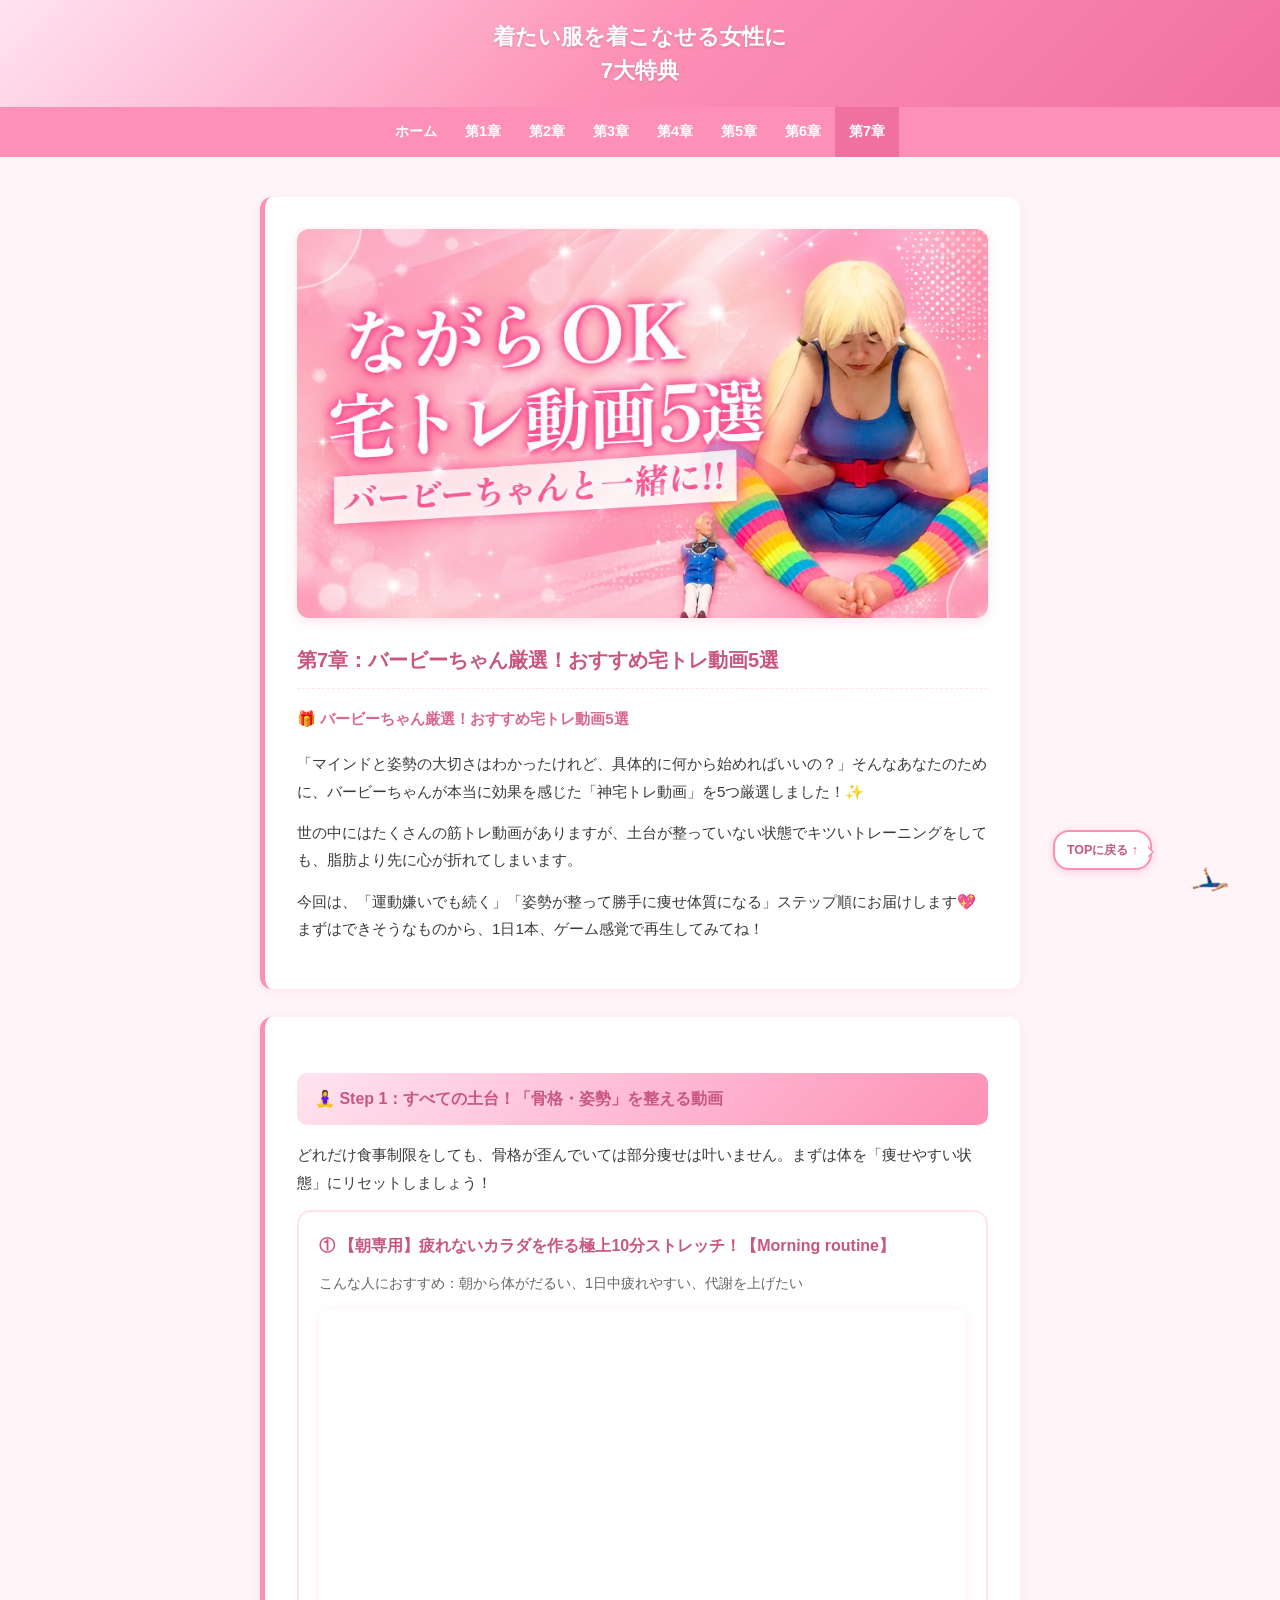
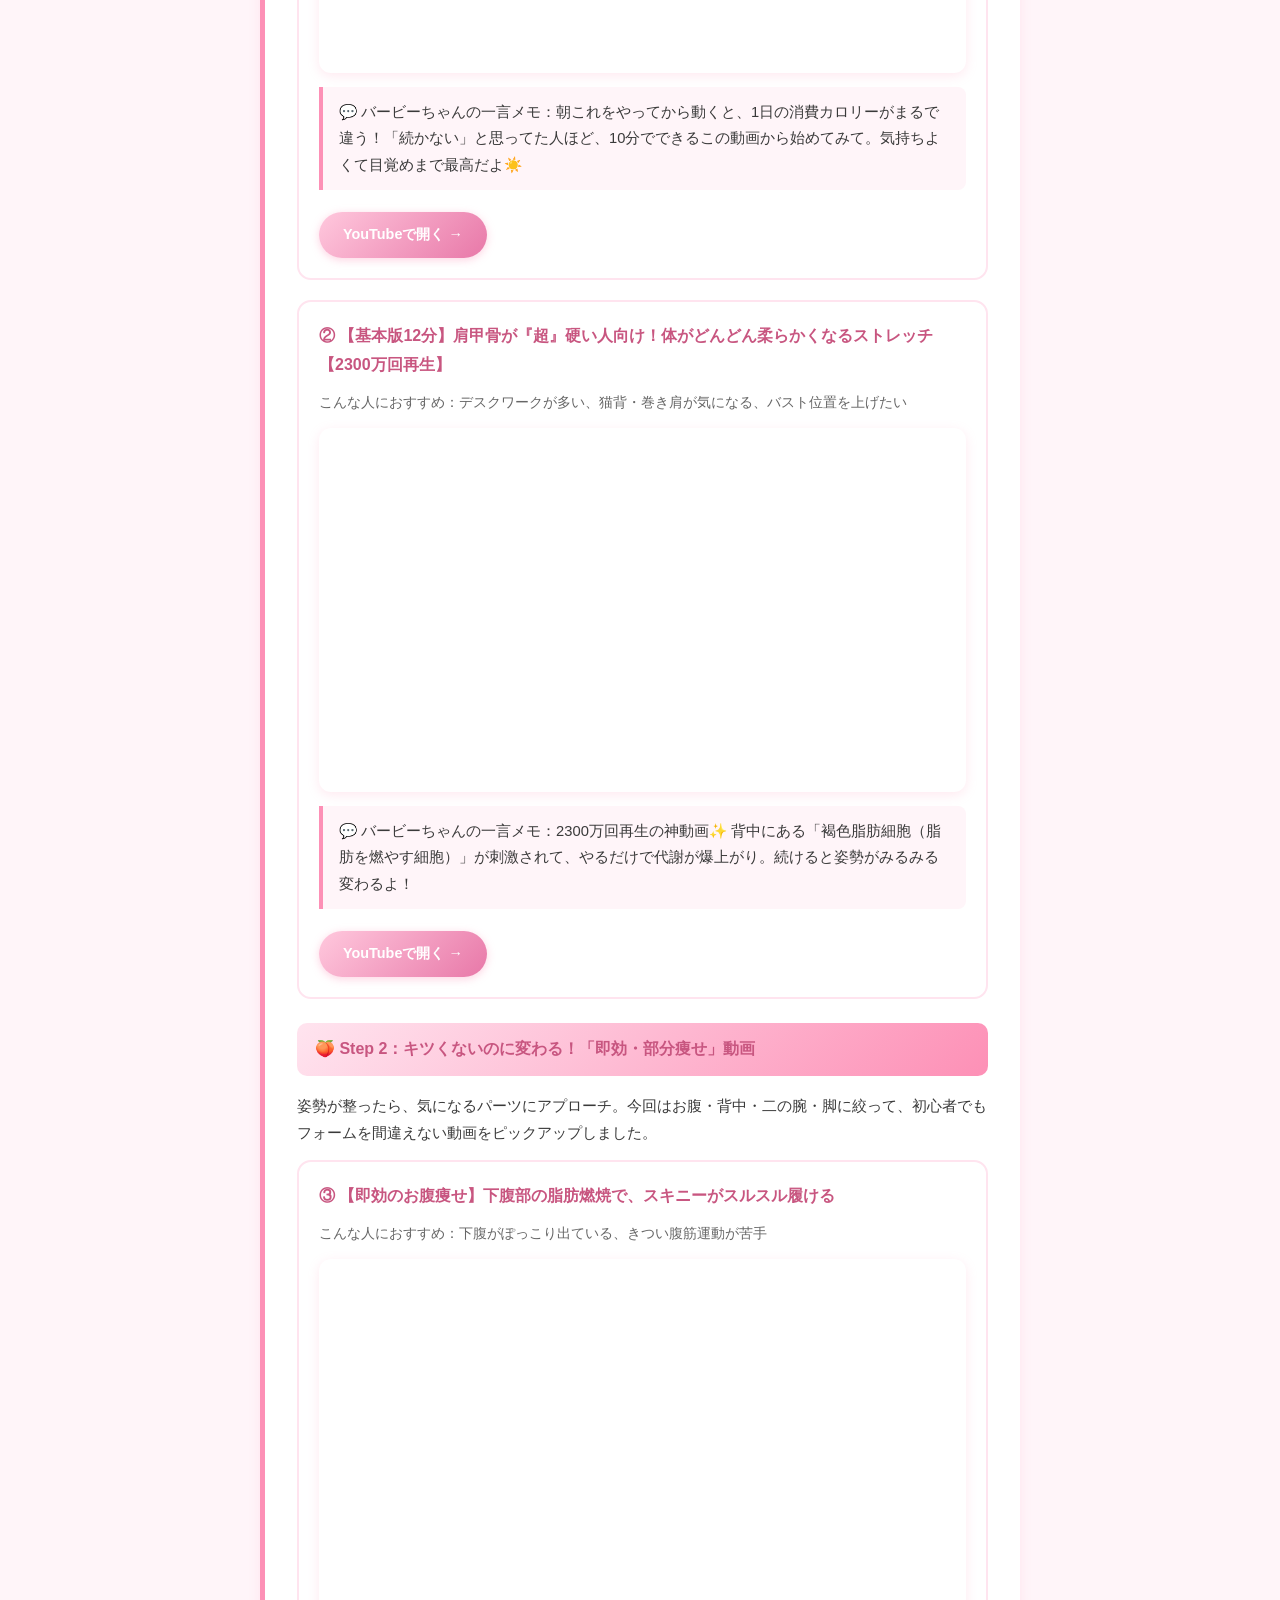
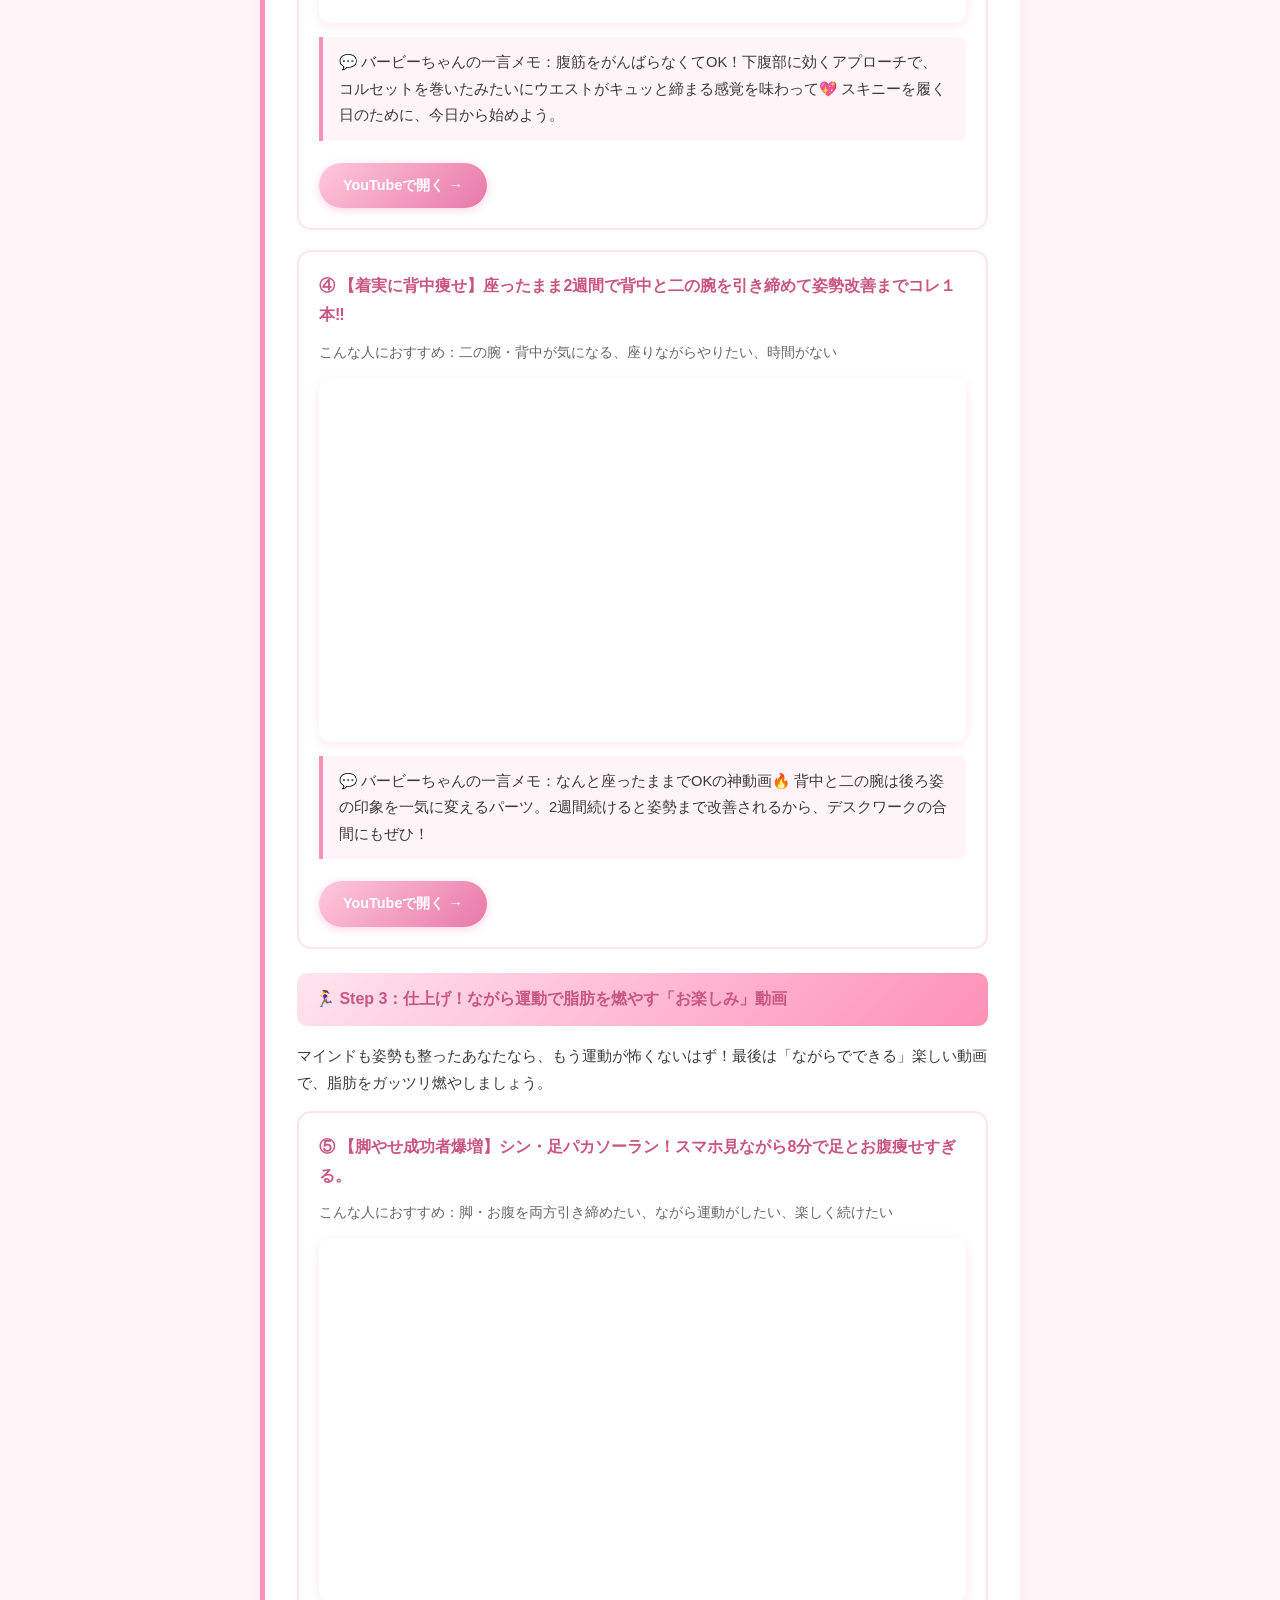
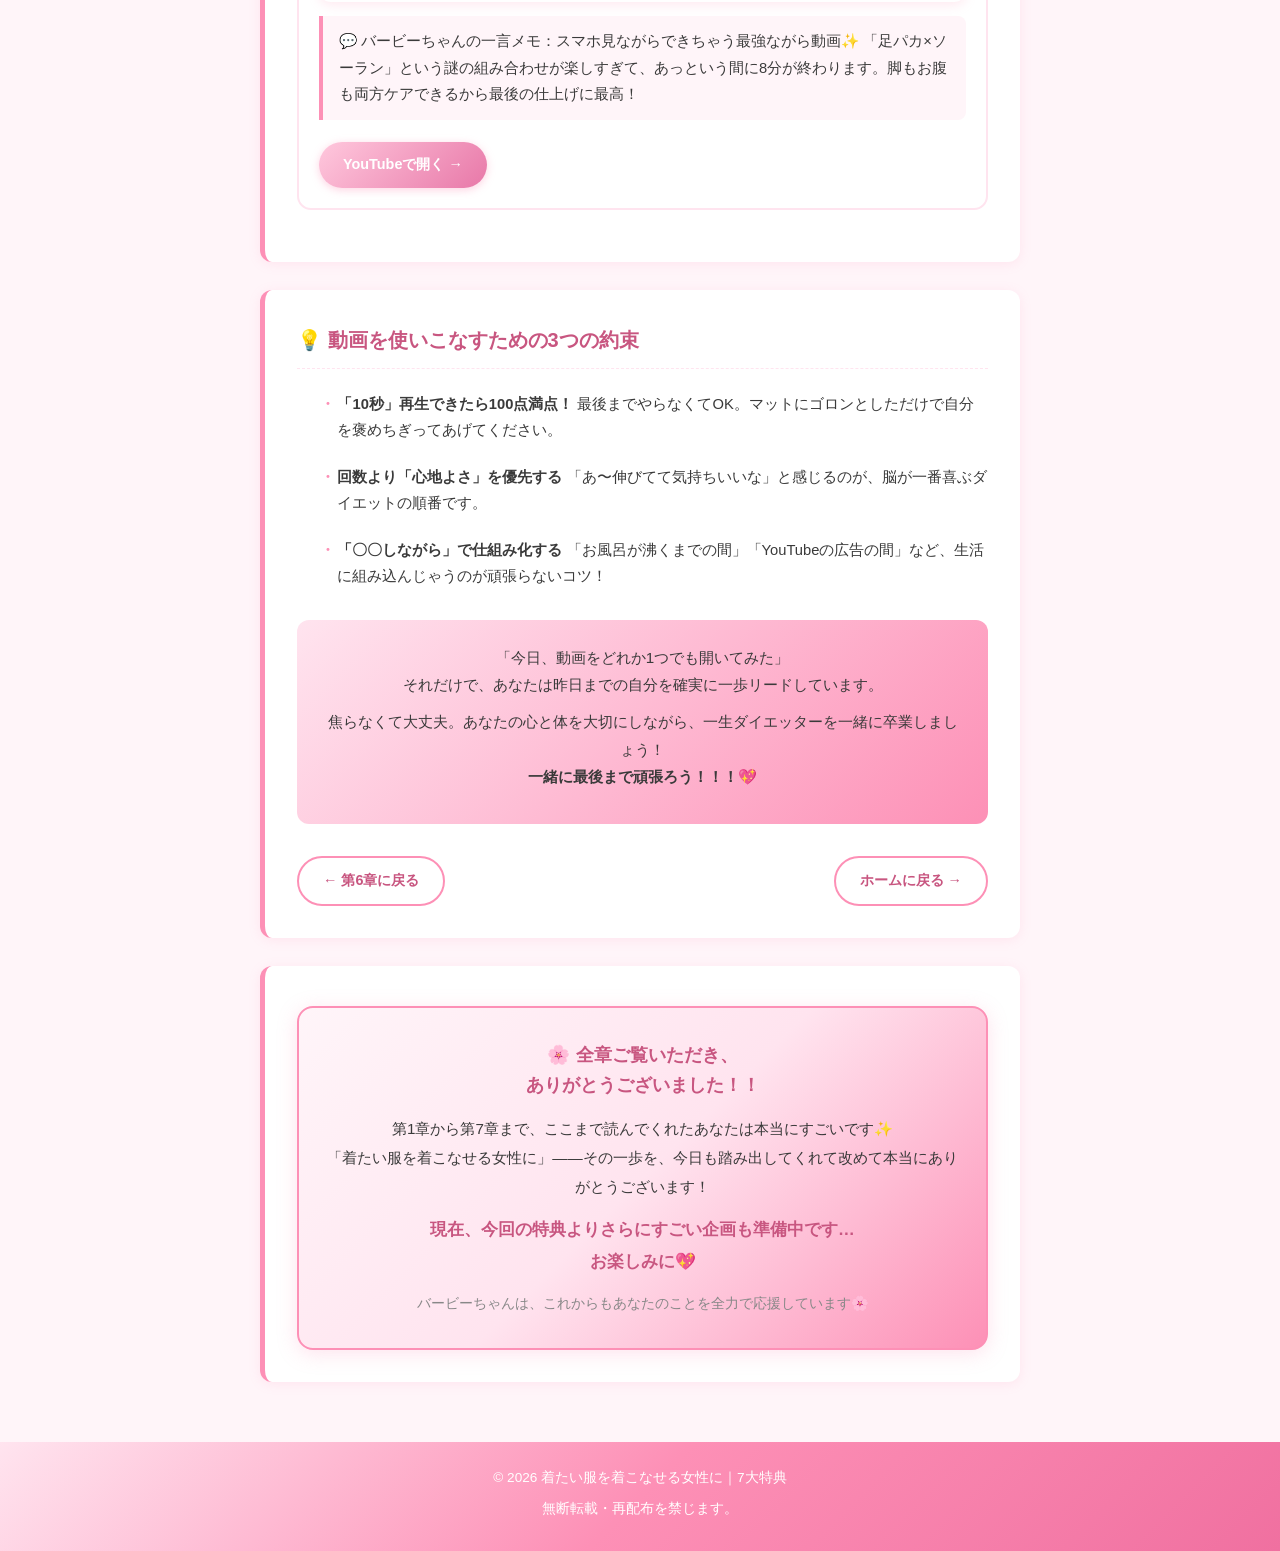
<file: chapter7.html>
<!DOCTYPE html>
<html lang="ja">
<head>
  <meta charset="UTF-8">
  <meta name="viewport" content="width=device-width, initial-scale=1.0">
  <title>第7章：バービーちゃん厳選！おすすめ宅トレ動画5選｜7大特典</title>
  <link rel="stylesheet" href="style.css">
  <style>
    .closing-box {
      background: linear-gradient(135deg, #ffe4ef, #fd90b6);
      border-radius: 12px;
      padding: 24px;
      text-align: center;
      margin-top: 24px;
    }
    .closing-box p { margin-bottom: 10px; font-size: 0.95rem; }
    .finale-box {
      background: linear-gradient(135deg, #fff5f9, #ffe4ef, #fd90b6);
      border: 2px solid var(--color-main);
      border-radius: 16px;
      padding: 32px 24px;
      text-align: center;
      margin-top: 8px;
      box-shadow: 0 4px 20px rgba(253, 144, 182, 0.25);
    }
    .finale-box .finale-title {
      font-size: 1.15rem;
      font-weight: bold;
      color: #c85680;
      margin-bottom: 16px;
      line-height: 1.6;
    }
    .finale-box p {
      font-size: 0.95rem;
      margin-bottom: 12px;
      line-height: 1.9;
    }
    .finale-box .finale-highlight {
      font-size: 1.05rem;
      font-weight: bold;
      color: #c85680;
      margin-top: 8px;
    }
  </style>
</head>
<body id="top">

<header>
  <h1>着たい服を着こなせる女性に<br>7大特典</h1>
</header>

<nav>
  <ul>
    <li><a href="index.html">ホーム</a></li>
    <li><a href="chapter1.html">第1章</a></li>
    <li><a href="chapter2.html">第2章</a></li>
    <li><a href="chapter3.html">第3章</a></li>
    <li><a href="chapter4.html">第4章</a></li>
    <li><a href="chapter5.html">第5章</a></li>
    <li><a href="chapter6.html">第6章</a></li>
    <li><a href="chapter7.html" class="active">第7章</a></li>
  </ul>
</nav>

<main>
  <div class="card">
    <img src="images/banner7.png" alt="バービーちゃん厳選！おすすめ宅トレ動画5選" class="chapter-banner">
    <h2>第7章：バービーちゃん厳選！おすすめ宅トレ動画5選</h2>
    <p style="color:#d86890; font-weight:bold; margin-bottom:18px;">🎁 バービーちゃん厳選！おすすめ宅トレ動画5選</p>
    <p>「マインドと姿勢の大切さはわかったけれど、具体的に何から始めればいいの？」そんなあなたのために、バービーちゃんが本当に効果を感じた「神宅トレ動画」を5つ厳選しました！✨</p>
    <p>世の中にはたくさんの筋トレ動画がありますが、土台が整っていない状態でキツいトレーニングをしても、脂肪より先に心が折れてしまいます。</p>
    <p>今回は、「運動嫌いでも続く」「姿勢が整って勝手に痩せ体質になる」ステップ順にお届けします💖 まずはできそうなものから、1日1本、ゲーム感覚で再生してみてね！</p>
  </div>

  <div class="card">
<div class="step-section-title">🧘‍♀️ Step 1：すべての土台！「骨格・姿勢」を整える動画</div><p>どれだけ食事制限をしても、骨格が歪んでいては部分痩せは叶いません。まずは体を「痩せやすい状態」にリセットしましょう！</p>
    <div class="video-card">
      <h3>① 【朝専用】疲れないカラダを作る極上10分ストレッチ！【Morning routine】</h3>
      <p class="video-meta">こんな人におすすめ：朝から体がだるい、1日中疲れやすい、代謝を上げたい</p>
      <div class="video-embed">
        <iframe src="https://www.youtube.com/embed/2EfFlQev4rg" title="【朝専用】疲れないカラダを作る極上10分ストレッチ！【Morning routine】" allow="accelerometer; autoplay; clipboard-write; encrypted-media; gyroscope; picture-in-picture; web-share" allowfullscreen></iframe>
      </div>
      <div class="barbie-memo">💬 バービーちゃんの一言メモ：朝これをやってから動くと、1日の消費カロリーがまるで違う！「続かない」と思ってた人ほど、10分でできるこの動画から始めてみて。気持ちよくて目覚めまで最高だよ☀️</div>
      <a href="https://youtu.be/2EfFlQev4rg?si=uuSJXGal_fo8D4_6" class="cta-link-btn" target="_blank" rel="noopener noreferrer">YouTubeで開く →</a>
    </div>
    <div class="video-card">
      <h3>② 【基本版12分】肩甲骨が『超』硬い人向け！体がどんどん柔らかくなるストレッチ【2300万回再生】</h3>
      <p class="video-meta">こんな人におすすめ：デスクワークが多い、猫背・巻き肩が気になる、バスト位置を上げたい</p>
      <div class="video-embed">
        <iframe src="https://www.youtube.com/embed/ZYTlwh_FhoU" title="【基本版12分】肩甲骨が『超』硬い人向け！体がどんどん柔らかくなるストレッチ【2300万回再生】" allow="accelerometer; autoplay; clipboard-write; encrypted-media; gyroscope; picture-in-picture; web-share" allowfullscreen></iframe>
      </div>
      <div class="barbie-memo">💬 バービーちゃんの一言メモ：2300万回再生の神動画✨ 背中にある「褐色脂肪細胞（脂肪を燃やす細胞）」が刺激されて、やるだけで代謝が爆上がり。続けると姿勢がみるみる変わるよ！</div>
      <a href="https://youtu.be/ZYTlwh_FhoU?si=abSvR2XIaf8mESdc" class="cta-link-btn" target="_blank" rel="noopener noreferrer">YouTubeで開く →</a>
    </div><div class="step-section-title">🍑 Step 2：キツくないのに変わる！「即効・部分痩せ」動画</div><p>姿勢が整ったら、気になるパーツにアプローチ。今回はお腹・背中・二の腕・脚に絞って、初心者でもフォームを間違えない動画をピックアップしました。</p>
    <div class="video-card">
      <h3>③ 【即効のお腹痩せ】下腹部の脂肪燃焼で、スキニーがスルスル履ける</h3>
      <p class="video-meta">こんな人におすすめ：下腹がぽっこり出ている、きつい腹筋運動が苦手</p>
      <div class="video-embed">
        <iframe src="https://www.youtube.com/embed/EihK14OuD10" title="【即効のお腹痩せ】下腹部の脂肪燃焼で、スキニーがスルスル履ける" allow="accelerometer; autoplay; clipboard-write; encrypted-media; gyroscope; picture-in-picture; web-share" allowfullscreen></iframe>
      </div>
      <div class="barbie-memo">💬 バービーちゃんの一言メモ：腹筋をがんばらなくてOK！下腹部に効くアプローチで、コルセットを巻いたみたいにウエストがキュッと締まる感覚を味わって💖 スキニーを履く日のために、今日から始めよう。</div>
      <a href="https://youtu.be/EihK14OuD10?si=MEn6S3javeHDlmHM" class="cta-link-btn" target="_blank" rel="noopener noreferrer">YouTubeで開く →</a>
    </div>
    <div class="video-card">
      <h3>④ 【着実に背中痩せ】座ったまま2週間で背中と二の腕を引き締めて姿勢改善までコレ１本‼️</h3>
      <p class="video-meta">こんな人におすすめ：二の腕・背中が気になる、座りながらやりたい、時間がない</p>
      <div class="video-embed">
        <iframe src="https://www.youtube.com/embed/20ygs9VXxh0" title="【着実に背中痩せ】座ったまま2週間で背中と二の腕を引き締めて姿勢改善までコレ１本‼️" allow="accelerometer; autoplay; clipboard-write; encrypted-media; gyroscope; picture-in-picture; web-share" allowfullscreen></iframe>
      </div>
      <div class="barbie-memo">💬 バービーちゃんの一言メモ：なんと座ったままでOKの神動画🔥 背中と二の腕は後ろ姿の印象を一気に変えるパーツ。2週間続けると姿勢まで改善されるから、デスクワークの合間にもぜひ！</div>
      <a href="https://youtu.be/20ygs9VXxh0?si=0hp67WK3SaeYyvrO" class="cta-link-btn" target="_blank" rel="noopener noreferrer">YouTubeで開く →</a>
    </div><div class="step-section-title">🏃‍♀️ Step 3：仕上げ！ながら運動で脂肪を燃やす「お楽しみ」動画</div><p>マインドも姿勢も整ったあなたなら、もう運動が怖くないはず！最後は「ながらでできる」楽しい動画で、脂肪をガッツリ燃やしましょう。</p>
    <div class="video-card">
      <h3>⑤ 【脚やせ成功者爆増】シン・足パカソーラン！スマホ見ながら8分で足とお腹痩せすぎる。</h3>
      <p class="video-meta">こんな人におすすめ：脚・お腹を両方引き締めたい、ながら運動がしたい、楽しく続けたい</p>
      <div class="video-embed">
        <iframe src="https://www.youtube.com/embed/Rqi1KJtW0FA" title="【脚やせ成功者爆増】シン・足パカソーラン！スマホ見ながら8分で足とお腹痩せすぎる。" allow="accelerometer; autoplay; clipboard-write; encrypted-media; gyroscope; picture-in-picture; web-share" allowfullscreen></iframe>
      </div>
      <div class="barbie-memo">💬 バービーちゃんの一言メモ：スマホ見ながらできちゃう最強ながら動画✨ 「足パカ×ソーラン」という謎の組み合わせが楽しすぎて、あっという間に8分が終わります。脚もお腹も両方ケアできるから最後の仕上げに最高！</div>
      <a href="https://youtu.be/Rqi1KJtW0FA?si=Od1eTD1DqtM8MQPM" class="cta-link-btn" target="_blank" rel="noopener noreferrer">YouTubeで開く →</a>
    </div>
  </div>

  <div class="card">
    <h2>💡 動画を使いこなすための3つの約束</h2>
    <ul class="bullet-list">
      <li><strong>「10秒」再生できたら100点満点！</strong> 最後までやらなくてOK。マットにゴロンとしただけで自分を褒めちぎってあげてください。</li>
      <li><strong>回数より「心地よさ」を優先する</strong> 「あ〜伸びてて気持ちいいな」と感じるのが、脳が一番喜ぶダイエットの順番です。</li>
      <li><strong>「〇〇しながら」で仕組み化する</strong> 「お風呂が沸くまでの間」「YouTubeの広告の間」など、生活に組み込んじゃうのが頑張らないコツ！</li>
    </ul>

    <div class="closing-box">
      <p>「今日、動画をどれか1つでも開いてみた」<br>それだけで、あなたは昨日までの自分を確実に一歩リードしています。</p>
      <p>焦らなくて大丈夫。あなたの心と体を大切にしながら、一生ダイエッターを一緒に卒業しましょう！<br><strong>一緒に最後まで頑張ろう！！！💖</strong></p>
    </div>

    <div class="page-nav" style="margin-top: 32px;">
      <a href="chapter6.html">← 第6章に戻る</a>
      <a href="index.html">ホームに戻る →</a>
    </div>
  </div>

  <div class="card">
    <div class="finale-box">
      <p class="finale-title">🌸 全章ご覧いただき、<br>ありがとうございました！！</p>
      <p>
        第1章から第7章まで、ここまで読んでくれたあなたは本当にすごいです✨<br>
        「着たい服を着こなせる女性に」——その一歩を、今日も踏み出してくれて改めて本当にありがとうございます！
      </p>
      <p class="finale-highlight">
        現在、今回の特典よりさらにすごい企画も準備中です…<br>
        お楽しみに💖
      </p>
      <p style="margin-bottom: 0; font-size: 0.88rem; color: #888;">
        バービーちゃんは、これからもあなたのことを全力で応援しています🌸
      </p>
    </div>
  </div>
</main>

<a href="#top" class="deco-fixed-wrap"><span class="balloon">TOPに戻る ↑</span><img src="images/b1.png" alt="" class="deco-fixed"></a>

<footer>
  <p>© 2026 着たい服を着こなせる女性に｜7大特典</p>
  <p>無断転載・再配布を禁じます。</p>
</footer>

</body>
</html>
</file>
<file: style.css>
* {
  margin: 0;
  padding: 0;
  box-sizing: border-box;
}

:root {
  --color-main: #fd90b6;
  --color-main-dark: #f070a0;
  --color-main-light: #ffe4ef;
  --color-main-pale: #fff5f9;
  --color-text-accent: #c85680;
  --color-text-sub: #d86890;
  --gradient-ch1: linear-gradient(135deg, #ffb8d4, #fd90b6);
  --gradient-ch2: linear-gradient(135deg, #fd90b6, #f56aa0);
  --gradient-ch3: linear-gradient(135deg, #ffc8dd, #e878a8);
  --gradient-ch4: linear-gradient(135deg, #fda8c4, #fd78ae);
  --gradient-ch5: linear-gradient(135deg, #ffb0cc, #f06098);
  --gradient-ch6: linear-gradient(135deg, #fd98b8, #e868a0);
  --gradient-ch7: linear-gradient(135deg, #ffaac8, #f878a8);
}

html {
  scroll-behavior: smooth;
}

body {
  font-family: 'Hiragino Kaku Gothic ProN', 'Hiragino Sans', 'Meiryo', sans-serif;
  background-color: var(--color-main-pale);
  color: #3a3a3a;
  line-height: 1.8;
}

/* ヘッダー */
header {
  background: linear-gradient(135deg, var(--color-main-light), var(--color-main), var(--color-main-dark));
  padding: 20px 0;
  text-align: center;
  box-shadow: 0 2px 8px rgba(253, 144, 182, 0.35);
}

header h1 {
  font-size: 1.4rem;
  color: #fff;
  text-shadow: 0 1px 3px rgba(0,0,0,0.15);
  padding: 0 20px;
  line-height: 1.5;
}

/* ナビゲーション */
nav {
  background-color: var(--color-main);
  padding: 0;
}

nav ul {
  display: flex;
  justify-content: center;
  flex-wrap: wrap;
  list-style: none;
  gap: 0;
}

nav ul li a {
  display: block;
  padding: 12px 14px;
  color: #fff;
  text-decoration: none;
  font-size: 0.9rem;
  font-weight: bold;
  transition: background-color 0.2s;
}

nav ul li a:hover,
nav ul li a.active {
  background-color: var(--color-main-dark);
}

/* メインコンテンツ */
main {
  max-width: 800px;
  margin: 40px auto;
  padding: 0 20px;
}

/* セクションカード */
.card {
  background: #fff;
  border-radius: 12px;
  padding: 32px;
  margin-bottom: 28px;
  box-shadow: 0 2px 12px rgba(253, 144, 182, 0.15);
  border-left: 5px solid var(--color-main);
}

.card h2 {
  font-size: 1.25rem;
  color: var(--color-text-accent);
  margin-bottom: 16px;
  padding-bottom: 10px;
  border-bottom: 1px dashed var(--color-main-light);
}

.card h3 {
  font-size: 1.05rem;
  color: var(--color-text-sub);
  margin: 20px 0 10px;
}

.card p {
  font-size: 0.95rem;
  margin-bottom: 14px;
}

.card ul,
.card ol {
  padding-left: 1.5em;
  margin-bottom: 14px;
  font-size: 0.95rem;
}

.card ul li,
.card ol li {
  margin-bottom: 8px;
}

/* ヒーローバナー（ホームのみ） */
.hero {
  display: flex;
  align-items: center;
  justify-content: center;
  gap: 16px;
  background: linear-gradient(135deg, var(--color-main-light), var(--color-main));
  border-radius: 16px;
  padding: 36px 28px;
  margin-bottom: 36px;
  box-shadow: 0 4px 16px rgba(253, 144, 182, 0.2);
  text-align: left;
  overflow: hidden;
}

.hero-body {
  flex: 0 1 auto;
  min-width: 0;
}

.hero h2 {
  font-size: 1.35rem;
  color: var(--color-text-accent);
  margin-bottom: 16px;
  line-height: 1.5;
  text-align: left;
}

.hero p {
  font-size: 1rem;
  color: #5a3a45;
  max-width: none;
  margin: 0 0 20px;
}

.hero .chapter-links {
  display: grid;
  grid-template-columns: repeat(2, 1fr);
  gap: 10px;
  width: 100%;
  max-width: 360px;
}

.hero .chapter-btn {
  display: block;
  text-align: center;
  padding: 12px 16px;
  font-size: 0.88rem;
}

.hero-photo {
  flex: 0 0 auto;
  width: 38%;
  max-width: 220px;
  border-radius: 20px;
  overflow: hidden;
  box-shadow: 0 8px 24px rgba(253, 144, 182, 0.35);
  border: 3px solid rgba(255, 255, 255, 0.8);
}

.hero-photo img {
  width: 100%;
  height: 280px;
  object-fit: cover;
  object-position: center top;
  display: block;
}

/* チャプターリンクボタン */
.chapter-links {
  display: flex;
  flex-wrap: wrap;
  gap: 14px;
  justify-content: center;
  margin-top: 10px;
}

.chapter-btn {
  display: inline-block;
  color: #fff;
  padding: 12px 28px;
  border-radius: 30px;
  text-decoration: none;
  font-weight: bold;
  font-size: 0.9rem;
  transition: filter 0.2s, transform 0.1s;
  box-shadow: 0 2px 8px rgba(253, 144, 182, 0.4);
}

.chapter-btn:nth-child(1) { background: var(--gradient-ch1); }
.chapter-btn:nth-child(2) { background: var(--gradient-ch2); }
.chapter-btn:nth-child(3) { background: var(--gradient-ch3); }
.chapter-btn:nth-child(4) { background: var(--gradient-ch4); }
.chapter-btn:nth-child(5) { background: var(--gradient-ch5); }
.chapter-btn:nth-child(6) { background: var(--gradient-ch6); }
.chapter-btn:nth-child(7) { background: var(--gradient-ch7); }

.chapter-btn:hover {
  filter: brightness(0.94);
  transform: translateY(-2px);
}

/* ページナビゲーション（前へ／次へ） */
.page-nav {
  display: flex;
  justify-content: space-between;
  margin-top: 20px;
  flex-wrap: wrap;
  gap: 10px;
}

.page-nav a {
  display: inline-block;
  background-color: #fff;
  color: var(--color-text-accent);
  padding: 10px 24px;
  border-radius: 30px;
  text-decoration: none;
  font-weight: bold;
  font-size: 0.9rem;
  border: 2px solid var(--color-main);
  transition: all 0.2s;
}

.page-nav a:hover {
  background-color: var(--color-main);
  color: #fff;
}

/* フッター */
footer {
  background: linear-gradient(135deg, var(--color-main-light), var(--color-main), var(--color-main-dark));
  text-align: center;
  padding: 24px 20px;
  margin-top: 60px;
  color: #fff;
  font-size: 0.85rem;
}

footer p {
  margin-bottom: 6px;
}

/* 強調テキスト */
.highlight {
  background: linear-gradient(transparent 50%, var(--color-main-light) 50%);
  font-weight: bold;
}

.important-box {
  background: var(--color-main-light);
  border: 1px solid var(--color-main);
  border-radius: 8px;
  padding: 16px 20px;
  margin: 16px 0;
  font-size: 0.95rem;
}

/* バナー目次 */
.toc-banners {
  display: flex;
  flex-direction: column;
  gap: 14px;
  margin-top: 8px;
}

.toc-banner-link {
  display: block;
  border-radius: 12px;
  overflow: hidden;
  text-decoration: none;
  box-shadow: 0 3px 10px rgba(253, 144, 182, 0.2);
  transition: transform 0.2s, box-shadow 0.2s;
  position: relative;
}

.toc-banner-link:hover {
  transform: translateY(-3px);
  box-shadow: 0 6px 18px rgba(253, 144, 182, 0.35);
}

.toc-banner-link img {
  width: 100%;
  display: block;
  border-radius: 12px 12px 0 0;
}

.toc-banner-link span {
  display: block;
  color: #fff;
  text-align: center;
  font-weight: bold;
  font-size: 0.9rem;
  padding: 10px;
  border-radius: 0 0 12px 12px;
  transition: filter 0.2s;
}

.toc-banner-link:nth-child(1) span { background: var(--gradient-ch1); }
.toc-banner-link:nth-child(2) span { background: var(--gradient-ch2); }
.toc-banner-link:nth-child(3) span { background: var(--gradient-ch3); }
.toc-banner-link:nth-child(4) span { background: var(--gradient-ch4); }
.toc-banner-link:nth-child(5) span { background: var(--gradient-ch5); }
.toc-banner-link:nth-child(6) span { background: var(--gradient-ch6); }
.toc-banner-link:nth-child(7) span { background: var(--gradient-ch7); }

.toc-banner-link:hover span {
  filter: brightness(0.94);
}

.toc-banner-placeholder {
  background: linear-gradient(135deg, var(--color-main-light), var(--color-main));
  color: var(--color-text-accent);
  font-size: 1.3rem;
  font-weight: bold;
  text-align: center;
  padding: 40px 20px;
  border-radius: 12px 12px 0 0;
  line-height: 1.6;
}

/* 章バナー画像 */
.chapter-banner {
  width: 100%;
  border-radius: 12px;
  display: block;
  margin-bottom: 24px;
  box-shadow: 0 3px 12px rgba(253, 144, 182, 0.25);
}

/* ヒーローのバービー画像 */
.hero-barbie {
  width: 100%;
  max-width: 480px;
  display: block;
  margin: 0 auto 20px;
  border-radius: 16px;
}

/* 本文中のバービー画像 */
.barbie-img {
  width: 100%;
  border-radius: 12px;
  display: block;
  margin: 20px 0;
}

/* ===== バービー装飾画像 ===== */

/* 右フロート（テキストが左に回り込む） */
.deco-right {
  float: right;
  width: 160px;
  margin: 0 -10px 10px 20px;
  pointer-events: none;
}

/* 左フロート */
.deco-left {
  float: left;
  width: 150px;
  margin: 0 20px 10px -10px;
  pointer-events: none;
}

/* セクション下部・中央に置く */
.deco-center-bottom {
  display: block;
  width: 200px;
  margin: 24px auto -10px;
  pointer-events: none;
}

/* フッター直前の大きめ装飾 */
.deco-pre-footer {
  display: block;
  width: 180px;
  margin: 0 auto;
  pointer-events: none;
}

/* 右下に固定（全ページ共通・スクロールしても追いかける） */
.deco-fixed-wrap {
  position: fixed;
  bottom: 0;
  right: 12px;
  z-index: 100;
  text-decoration: none;
  display: flex;
  align-items: flex-end;
  gap: 6px;
  cursor: pointer;
}

/* バービーが話す吹き出し（左側に出る） */
.deco-fixed-wrap .balloon {
  position: relative;
  background: #fff;
  color: var(--color-text-accent);
  font-size: 0.78rem;
  font-weight: bold;
  padding: 7px 12px;
  border-radius: 16px;
  border: 2px solid var(--color-main);
  box-shadow: 0 2px 8px rgba(253, 144, 182, 0.4);
  margin-bottom: 30px;
  white-space: nowrap;
}

/* 吹き出しの尻尾（右向き・バービー側） */
.deco-fixed-wrap .balloon::after {
  content: '';
  position: absolute;
  right: -10px;
  bottom: 10px;
  border: 6px solid transparent;
  border-left-color: var(--color-main);
}
.deco-fixed-wrap .balloon::before {
  content: '';
  position: absolute;
  right: -7px;
  bottom: 11px;
  border: 5px solid transparent;
  border-left-color: #fff;
  z-index: 1;
}

.deco-fixed {
  display: block;
  width: 110px;
  pointer-events: none;
}

/* 左サイドに半分はみ出す */
.deco-side-left {
  float: left;
  width: 130px;
  margin: 10px 16px 0 -30px;
  pointer-events: none;
}

/* 右サイドに半分はみ出す */
.deco-side-right {
  float: right;
  width: 130px;
  margin: 10px -30px 0 16px;
  pointer-events: none;
}

/* 体重表・動画埋め込み（第5〜7章） */
.table-wrap {
  overflow-x: auto;
  margin: 16px 0;
  border-radius: 10px;
  border: 1px solid #ffe4ef;
}

.weight-table {
  width: 100%;
  border-collapse: collapse;
  font-size: 0.88rem;
  min-width: 320px;
}

.weight-table th,
.weight-table td {
  padding: 8px 12px;
  text-align: center;
  border-bottom: 1px solid #ffe4ef;
}

.weight-table th {
  background: #ffe4ef;
  color: #c85680;
  font-weight: bold;
}

.weight-table tr:nth-child(even) td {
  background: #fff5f9;
}

.step-list-num {
  list-style: none;
  padding: 0;
}

.step-list-num li {
  display: flex;
  gap: 12px;
  align-items: flex-start;
  padding: 12px 16px;
  background: #fff5f9;
  border-radius: 8px;
  margin-bottom: 10px;
  font-size: 0.95rem;
}

.step-list-num li .step-badge {
  background: #fd90b6;
  color: #fff;
  font-weight: bold;
  font-size: 0.8rem;
  padding: 4px 10px;
  border-radius: 20px;
  flex-shrink: 0;
}

.video-card {
  border: 2px solid #ffe4ef;
  border-radius: 14px;
  padding: 20px;
  margin-bottom: 20px;
  background: #fff;
}

.video-card h3 {
  font-size: 1rem;
  color: #c85680;
  margin: 0 0 10px;
}

.video-card .video-meta {
  font-size: 0.9rem;
  color: #666;
  margin-bottom: 12px;
}

.video-card .barbie-memo {
  background: #fff5f9;
  border-left: 4px solid #fd90b6;
  padding: 12px 16px;
  margin: 14px 0;
  font-size: 0.92rem;
  border-radius: 0 8px 8px 0;
}

.video-embed {
  position: relative;
  width: 100%;
  padding-bottom: 56.25%;
  height: 0;
  margin: 12px 0;
  border-radius: 12px;
  overflow: hidden;
  box-shadow: 0 3px 12px rgba(253, 144, 182, 0.2);
}

.video-embed iframe {
  position: absolute;
  top: 0;
  left: 0;
  width: 100%;
  height: 100%;
  border: 0;
}

.type-block {
  margin-bottom: 24px;
  border: 2px solid #ffe4ef;
  border-radius: 14px;
  overflow: hidden;
}

.type-block .type-header {
  background: linear-gradient(135deg, #ffb8d4, #fd90b6);
  color: #fff;
  padding: 14px 20px;
  font-size: 1.05rem;
  font-weight: bold;
}

.type-block .type-body {
  padding: 20px 22px;
}

.type-block .axis-title {
  font-size: 0.95rem;
  font-weight: bold;
  color: #c85680;
  margin: 16px 0 8px;
}

.type-block .axis-title:first-child {
  margin-top: 0;
}

.bullet-list {
  list-style: none;
  padding: 0;
  margin: 0 0 8px;
}

.bullet-list li {
  padding: 6px 0 6px 1.2em;
  font-size: 0.92rem;
  position: relative;
}

.bullet-list li::before {
  content: "・";
  position: absolute;
  left: 0;
  color: #fd90b6;
  font-weight: bold;
}

.ng-checklist {
  list-style: none;
  padding-left: 0;
}

.ng-checklist li {
  display: flex;
  align-items: flex-start;
  gap: 12px;
  padding: 10px 14px;
  margin-bottom: 8px;
  background: #fff5f9;
  border-radius: 8px;
  font-size: 0.95rem;
  cursor: pointer;
}

.ng-checklist li:hover {
  background: #ffe4ef;
}

.ng-checklist li input[type="checkbox"] {
  margin-top: 3px;
  width: 18px;
  height: 18px;
  accent-color: #fd90b6;
  flex-shrink: 0;
  cursor: pointer;
}

.step-section-title {
  background: linear-gradient(135deg, #ffe4ef, #fd90b6);
  color: #c85680;
  padding: 12px 18px;
  border-radius: 10px;
  font-weight: bold;
  font-size: 1rem;
  margin: 24px 0 16px;
}

.cta-link-btn {
  display: inline-block;
  background: linear-gradient(135deg, #ffc8dd, #e878a8);
  color: #fff;
  padding: 10px 24px;
  border-radius: 30px;
  text-decoration: none;
  font-weight: bold;
  font-size: 0.9rem;
  margin-top: 8px;
  box-shadow: 0 2px 8px rgba(253, 144, 182, 0.4);
}

.cta-link-btn:hover {
  filter: brightness(0.94);
}

/* レスポンシブ */
@media (max-width: 768px) {
  header h1 {
    font-size: 1.1rem;
  }

  nav ul li a {
    padding: 8px 10px;
    font-size: 0.75rem;
  }

  main {
    margin: 24px auto;
    padding: 0 16px;
  }

  .hero {
    flex-direction: column;
    align-items: stretch;
    text-align: center;
    padding: 28px 18px;
    gap: 20px;
  }

  .hero-body {
    width: 100%;
  }

  .hero h2 {
    font-size: 1.2rem;
    text-align: center;
  }

  .hero p {
    text-align: center;
  }

  .hero .chapter-links {
    width: 100%;
    max-width: none;
    margin: 0;
  }

  .hero-photo {
    width: 100%;
    max-width: 260px;
    margin: 0 auto;
  }

  .hero-photo img {
    height: 240px;
  }

  .card {
    padding: 20px;
  }
}
</file>
